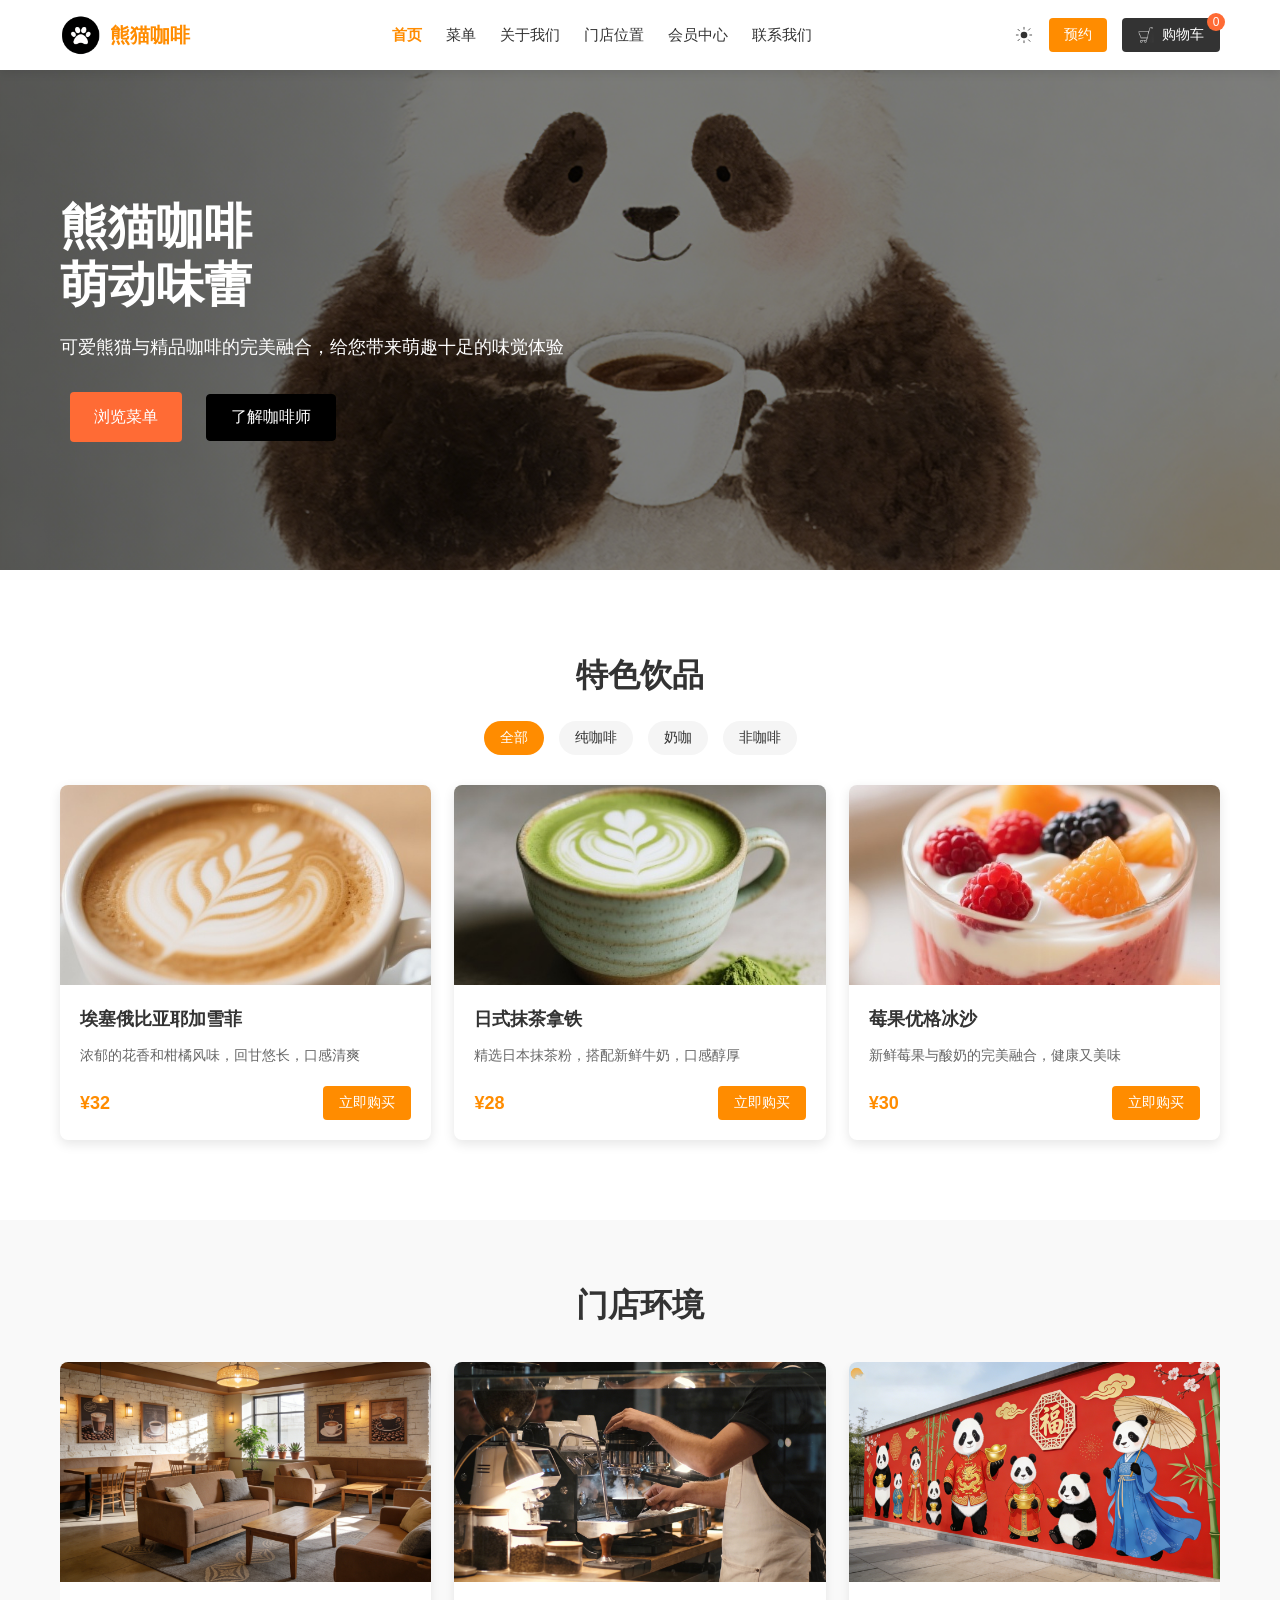
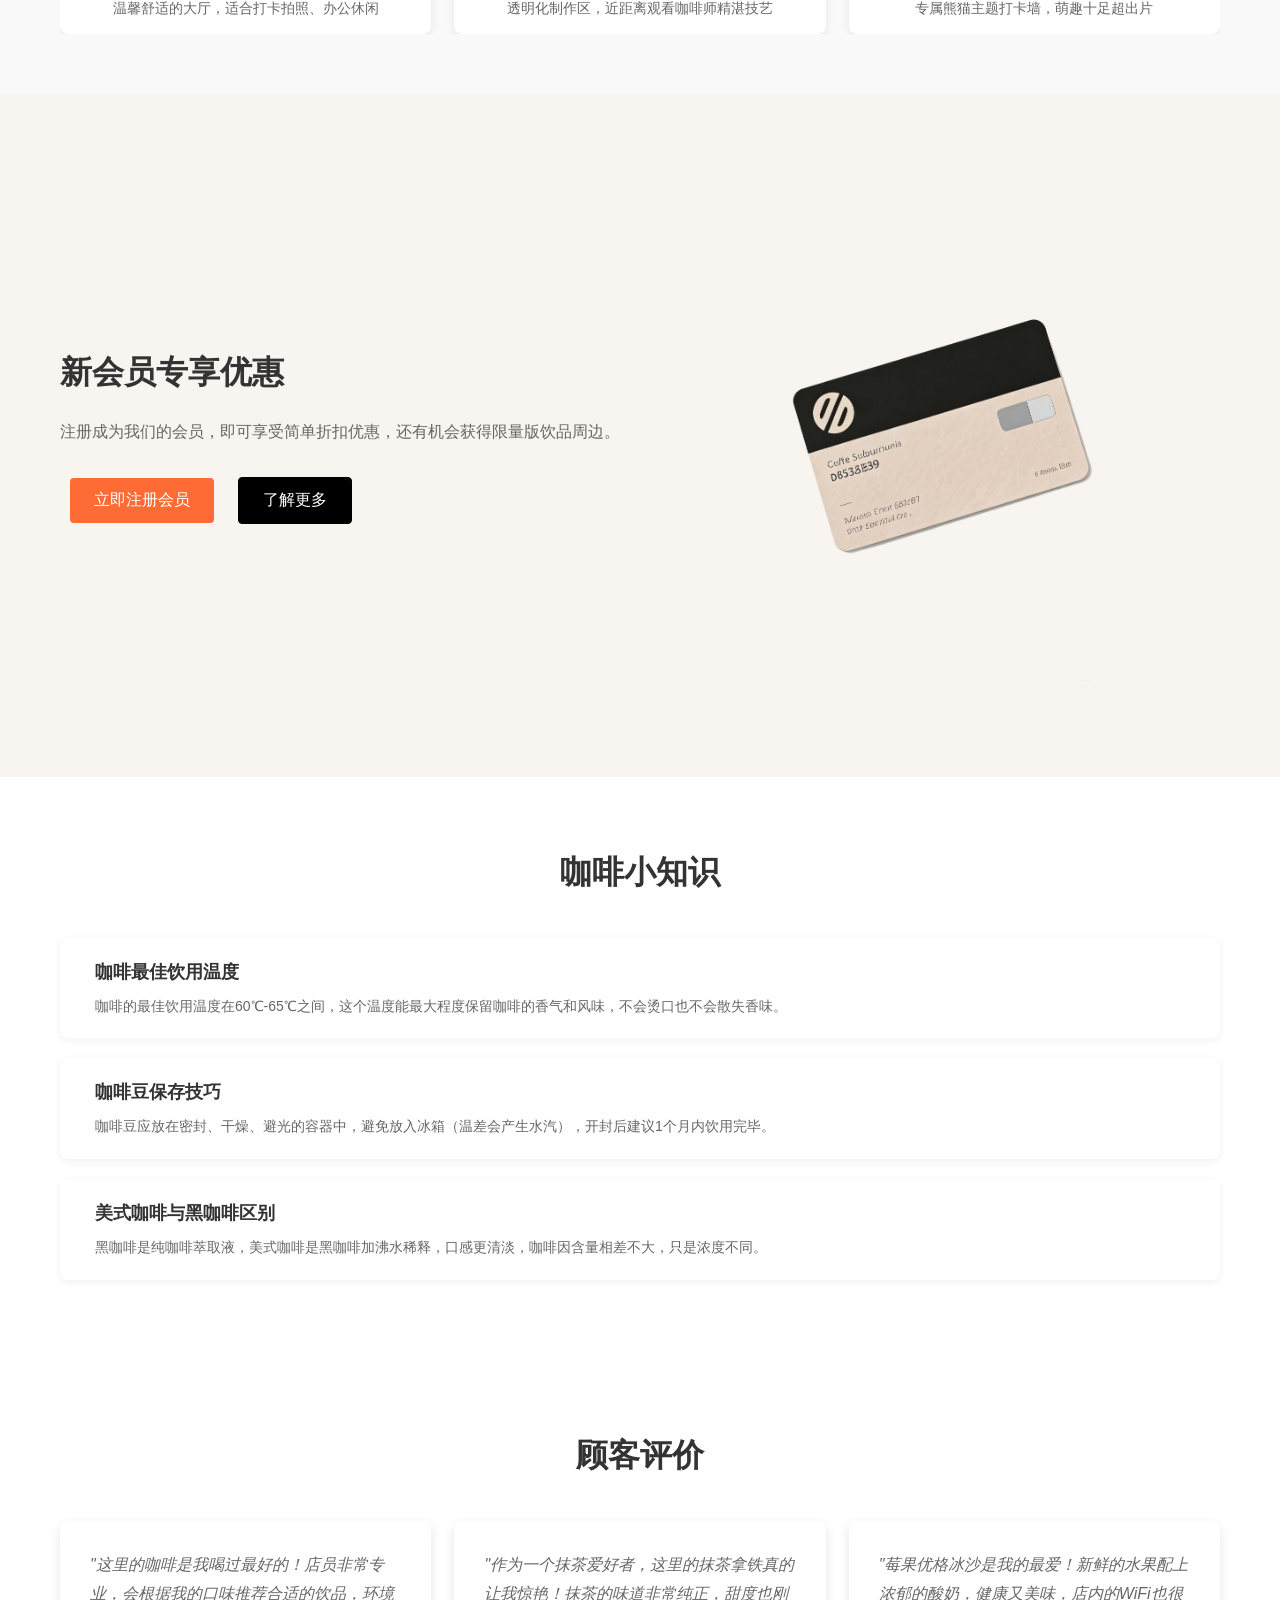
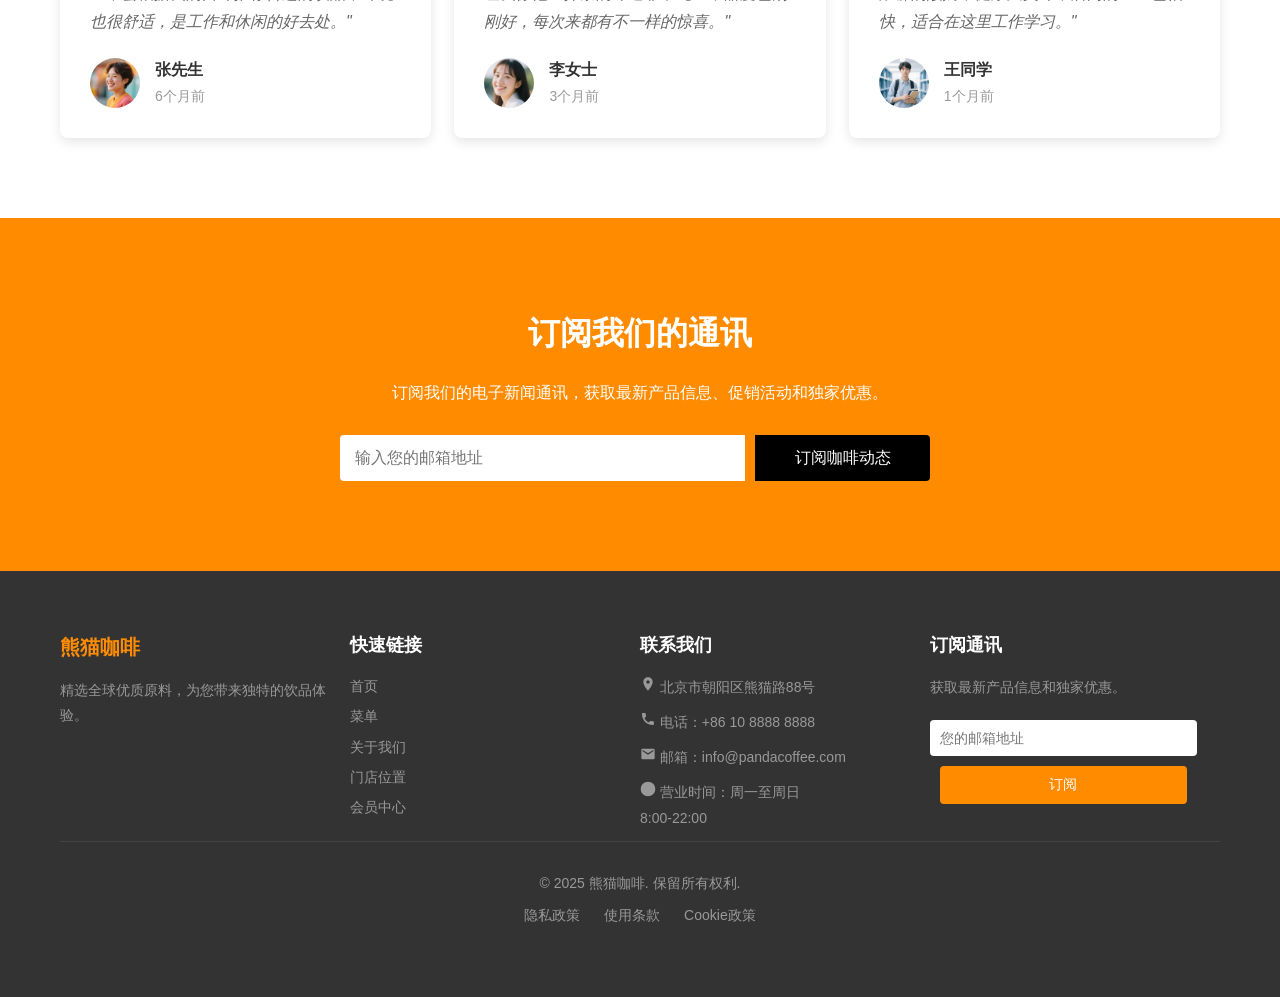
<file: index.html>
<!DOCTYPE html>
<html lang="zh-CN">
	<head>
		<meta charset="UTF-8">
		<meta name="viewport" content="width=device-width, initial-scale=1.0">
		<title>熊猫咖啡 - 萌动味蕾</title>
		<link rel="icon" type="image/x-icon" href="./image/index/logo.png">
		<link rel="stylesheet" href="https://cdn.staticfile.org/font-awesome/4.7.0/css/font-awesome.min.css">
		<link rel="stylesheet" href="./css/index.css">
	</head>
	<body>
		<!-- 导航栏 -->
		<div class="navbar-wrap">
			<div class="container navbar-inner">
				<div class="logo">
					<img src="./image/index/logo.png" alt="熊猫咖啡 logo">
					<span class="logo-text">熊猫咖啡</span>
				</div>
				<div class="nav-links-wrap">
					<a href="/" class="active">首页</a>
					<a href="menu.html">菜单</a>
					<a href="about.html">关于我们</a>
					<a href="locate.html">门店位置</a>
					<a href="vip.html">会员中心</a>
					<a href="contact.html">联系我们</a>
				</div>
				<div class="nav-actions-wrap">
					<button class="theme-toggle" id="themeToggle" aria-label="切换主题">
						<svg class="icon-sun" viewBox="0 0 24 24" fill="currentColor" width="20" height="20">
							<circle cx="12" cy="12" r="4" />
							<g stroke="currentColor" stroke-width="1" stroke-linecap="round">
								<line x1="12" y1="2.8" x2="12" y2="5" />
								<line x1="12" y1="19" x2="12" y2="21.2" />
								<line x1="2.8" y1="12" x2="5" y2="12" />
								<line x1="19" y1="12" x2="21.2" y2="12" />
								<line x1="4.8" y1="5.2" x2="6.6" y2="7" />
								<line x1="17.4" y1="17.8" x2="19.2" y2="19.6" />
								<line x1="4.8" y1="18.8" x2="6.6" y2="17" />
								<line x1="17.4" y1="6.2" x2="19.2" y2="4.4" />
							</g>
						</svg>
						<svg class="icon-moon" viewBox="0 0 24 24" fill="currentColor" width="20" height="20">
							<path d="M21 12.79A9 9 0 1111.21 3 7 7 0 0021 12.79z" />
						</svg>
					</button>
					<button class="order-btn">预约</button>
					<button class="cart-btn" aria-label="购物车" id="cartBtn">
						<img src="./image/index/buy.png" alt="购物车" class="cart-icon">
						<span class="cart-text">购物车</span>
						<span class="cart-count">0</span>
					</button>
				</div>
			</div>
		</div>

		<!-- 首屏展示 -->
		<div class="hero-wrap">
			<div class="container">
				<h1>熊猫咖啡<br>萌动味蕾</h1>
				<p>可爱熊猫与精品咖啡的完美融合，给您带来萌趣十足的味觉体验</p>
				<div class="hero-btns">
					<a href="menu.html" class="btn primary-btn">浏览菜单</a>
					<button class="btn secondary-btn">了解咖啡师</button>
				</div>
			</div>
		</div>

		<!-- 特色饮品 -->
		<div class="special-drinks-wrap">
			<div class="container">
				<h2>特色饮品</h2>
				<!-- 新增：饮品分类筛选 -->
				<div class="drink-filter">
					<button class="filter-btn active" data-type="all">全部</button>
					<button class="filter-btn" data-type="coffee">纯咖啡</button>
					<button class="filter-btn" data-type="milk">奶咖</button>
					<button class="filter-btn" data-type="non-coffee">非咖啡</button>
				</div>
				<div class="drinks-grid">
					<div class="drink-card" data-type="coffee">
						<img src="./image/index/coffee.png" alt="埃塞俄比亚耶加雪菲">
						<h3>埃塞俄比亚耶加雪菲</h3>
						<p>浓郁的花香和柑橘风味，回甘悠长，口感清爽</p>
						<div class="drink-footer">
							<div class="price">¥32</div>
							<button class="buy-btn add-to-cart">立即购买</button>
						</div>
					</div>
					<div class="drink-card" data-type="milk">
						<img src="./image/index/mocha.png" alt="日式抹茶拿铁">
						<h3>日式抹茶拿铁</h3>
						<p>精选日本抹茶粉，搭配新鲜牛奶，口感醇厚</p>
						<div class="drink-footer">
							<div class="price">¥28</div>
							<button class="buy-btn add-to-cart">立即购买</button>
						</div>
					</div>
					<div class="drink-card" data-type="non-coffee">
						<img src="./image/index/juice.png" alt="莓果优格冰沙">
						<h3>莓果优格冰沙</h3>
						<p>新鲜莓果与酸奶的完美融合，健康又美味</p>
						<div class="drink-footer">
							<div class="price">¥30</div>
							<button class="buy-btn add-to-cart">立即购买</button>
						</div>
					</div>
				</div>
			</div>
		</div>

		<!-- 新增：门店环境展示 -->
		<div class="shop-env-wrap">
			<div class="container">
				<h2>门店环境</h2>
				<div class="env-slider">
					<div class="env-item">
						<img src="./image/index/mendian.png" alt="门店大厅">
						<p>温馨舒适的大厅，适合打卡拍照、办公休闲</p>
					</div>
					<div class="env-item">
						<img src="./image/index/kafei.png" alt="咖啡制作区">
						<p>透明化制作区，近距离观看咖啡师精湛技艺</p>
					</div>
					<div class="env-item">
						<img src="./image/index/panda.png" alt="熊猫主题打卡区">
						<p>专属熊猫主题打卡墙，萌趣十足超出片</p>
					</div>
				</div>
			</div>
		</div>

		<!-- 会员优惠 -->
		<div class="membership-wrap">
			<div class="container membership-inner">
				<div class="membership-content">
					<h2>新会员专享优惠</h2>
					<p>注册成为我们的会员，即可享受简单折扣优惠，还有机会获得限量版饮品周边。</p>
					<div class="membership-btns">
						<button class="btn primary-btn">立即注册会员</button>
						<button class="btn secondary-btn">了解更多</button>
					</div>
				</div>
				<div class="membership-img">
					<img src="./image/index/card.png" alt="会员卡">
				</div>
			</div>
		</div>

		<!-- 新增：咖啡小知识 -->
		<div class="coffee-knowledge-wrap">
			<div class="container">
				<h2>咖啡小知识</h2>
				<div class="knowledge-list">
					<div class="knowledge-item">
						<i class="fa fa-coffee" aria-hidden="true"></i>
						<div class="knowledge-text">
							<h3>咖啡最佳饮用温度</h3>
							<p>咖啡的最佳饮用温度在60℃-65℃之间，这个温度能最大程度保留咖啡的香气和风味，不会烫口也不会散失香味。</p>
						</div>
					</div>
					<div class="knowledge-item">
						<i class="fa fa-leaf" aria-hidden="true"></i>
						<div class="knowledge-text">
							<h3>咖啡豆保存技巧</h3>
							<p>咖啡豆应放在密封、干燥、避光的容器中，避免放入冰箱（温差会产生水汽），开封后建议1个月内饮用完毕。</p>
						</div>
					</div>
					<div class="knowledge-item">
						<i class="fa fa-clock-o" aria-hidden="true"></i>
						<div class="knowledge-text">
							<h3>美式咖啡与黑咖啡区别</h3>
							<p>黑咖啡是纯咖啡萃取液，美式咖啡是黑咖啡加沸水稀释，口感更清淡，咖啡因含量相差不大，只是浓度不同。</p>
						</div>
					</div>
				</div>
			</div>
		</div>

		<!-- 顾客评价 -->
		<div class="reviews-wrap">
			<div class="container">
				<h2>顾客评价</h2>
				<div class="reviews-grid">
					<div class="review-card">
						<p>"这里的咖啡是我喝过最好的！店员非常专业，会根据我的口味推荐合适的饮品，环境也很舒适，是工作和休闲的好去处。"</p>
						<div class="reviewer">
							<img src="./image/index/user01.png" alt="张先生">
							<div>
								<span class="name">张先生</span>
								<span class="date">6个月前</span>
							</div>
						</div>
					</div>
					<div class="review-card">
						<p>"作为一个抹茶爱好者，这里的抹茶拿铁真的让我惊艳！抹茶的味道非常纯正，甜度也刚刚好，每次来都有不一样的惊喜。"</p>
						<div class="reviewer">
							<img src="./image/index/user02.png" alt="李女士">
							<div>
								<span class="name">李女士</span>
								<span class="date">3个月前</span>
							</div>
						</div>
					</div>
					<div class="review-card">
						<p>"莓果优格冰沙是我的最爱！新鲜的水果配上浓郁的酸奶，健康又美味，店内的WiFi也很快，适合在这里工作学习。"</p>
						<div class="reviewer">
							<img src="./image/index/user03.png" alt="王同学">
							<div>
								<span class="name">王同学</span>
								<span class="date">1个月前</span>
							</div>
						</div>
					</div>
				</div>
			</div>
		</div>

		<!-- 订阅通讯 -->
		<div class="subscribe-wrap">
			<div class="container">
				<h2>订阅我们的通讯</h2>
				<p>订阅我们的电子新闻通讯，获取最新产品信息、促销活动和独家优惠。</p>
				<form class="subscribe-form" id="subscribeForm">
					<input type="email" placeholder="输入您的邮箱地址" required>
					<button type="submit" class="btn primary-btn">订阅咖啡动态</button>
				</form>
			</div>
		</div>

		<!-- 页脚 -->
		<div class="footer-wrap">
			<div class="container footer-inner">
				<div class="link-group">
					<div class="footer-logo">熊猫咖啡</div>
					<p>精选全球优质原料，为您带来独特的饮品体验。</p>
				</div>
				<div class="link-group">
					<h3>快速链接</h3>
					<a href="/">首页</a>
					<a href="menu.html">菜单</a>
					<a href="about.html">关于我们</a>
					<a href="locate.html">门店位置</a>
					<a href="vip.html">会员中心</a>
				</div>
				<div class="link-group">
					<h3>联系我们</h3>
					<p>
						<svg class="icon-map" viewBox="0 0 24 24" width="16" height="16" xmlns="http://www.w3.org/2000/svg">
							<path d="M12 2C8.13 2 5 5.13 5 9c0 5.25 7 13 7 13s7-7.75 7-13c0-3.87-3.13-7-7-7zm0 9.5c-1.38 0-2.5-1.12-2.5-2.5S10.62 6.5 12 6.5s2.5 1.12 2.5 2.5S13.38 11.5 12 11.5z" fill="currentColor" />
						</svg>
						北京市朝阳区熊猫路88号
					</p>
					<p>
						<svg class="icon-phone" viewBox="0 0 24 24" width="16" height="16" xmlns="http://www.w3.org/2000/svg">
							<path d="M6.62 10.79a15.05 15.05 0 006.59 6.59l2.2-2.2a1 1 0 01.99-.24c1.08.35 2.25.54 3.45.54a1 1 0 011 1V20a1 1 0 01-1 1C10.07 21 3 13.93 3 4a1 1 0 011-1h3.5a1 1 0 011 1c0 1.2.19 2.37.54 3.45a1 1 0 01-.24.99l-2.18 2.35z" fill="currentColor" />
						</svg>
						电话：+86 10 8888 8888
					</p>
					<p>
						<svg class="icon-envelope" viewBox="0 0 24 24" width="16" height="16" xmlns="http://www.w3.org/2000/svg">
							<path d="M20 4H4a2 2 0 00-2 2v12a2 2 0 002 2h16a2 2 0 002-2V6a2 2 0 00-2-2zm0 4l-8 5-8-5V6l8 5 8-5v2z" fill="currentColor" />
						</svg>
						邮箱：info@pandacoffee.com
					</p>
					<p>
						<svg class="icon-clock" viewBox="0 0 24 24" width="16" height="16" xmlns="http://www.w3.org/2000/svg">
							<path d="M12 1a11 11 0 1011 11A11 11 0 0012 1zm1 12.59V7a1 1 0 00-2 0v6a1 1 0 00.47.84l3.5 2.25a1 1 0 001.06-1.66z" fill="currentColor" />
						</svg>
						营业时间：周一至周日<br>8:00-22:00
					</p>
				</div>
				<div class="link-group">
					<h3>订阅通讯</h3>
					<form class="footer-subscribe" id="footerSubscribeForm">
						<p>获取最新产品信息和独家优惠。</p>
						<input type="email" placeholder="您的邮箱地址" required>
						<button type="submit" class="btn primary-btn">订阅</button>
					</form>
				</div>
				<div class="copyright">
					<p>&copy; 2025 熊猫咖啡. 保留所有权利.</p>
					<div class="footer-bottom-links">
						<a href="#">隐私政策</a>
						<a href="#">使用条款</a>
						<a href="#">Cookie政策</a>
					</div>
				</div>
			</div>
		</div>

		<!-- 购物车侧边栏 -->
		<div class="cart-overlay" id="cart-overlay"></div>
		<div class="cart-sidebar" id="cart-sidebar">
			<div class="cart-header">
				<h3>购物车</h3>
				<button class="close-cart" id="closeCart">×</button>
			</div>
			<div class="cart-items" id="cartItems">
				<p class="empty-cart">您的购物车是空的</p>
			</div>
			<div class="cart-footer">
				<div class="total">
					<span>总计：</span>
					<span class="total-price" id="totalPrice">¥0.00</span>
				</div>
				<button class="checkout-btn" id="checkoutBtn">去结算</button>
			</div>
		</div>

		<script src="./js/index.js"></script>
	</body>
</html>
</file>
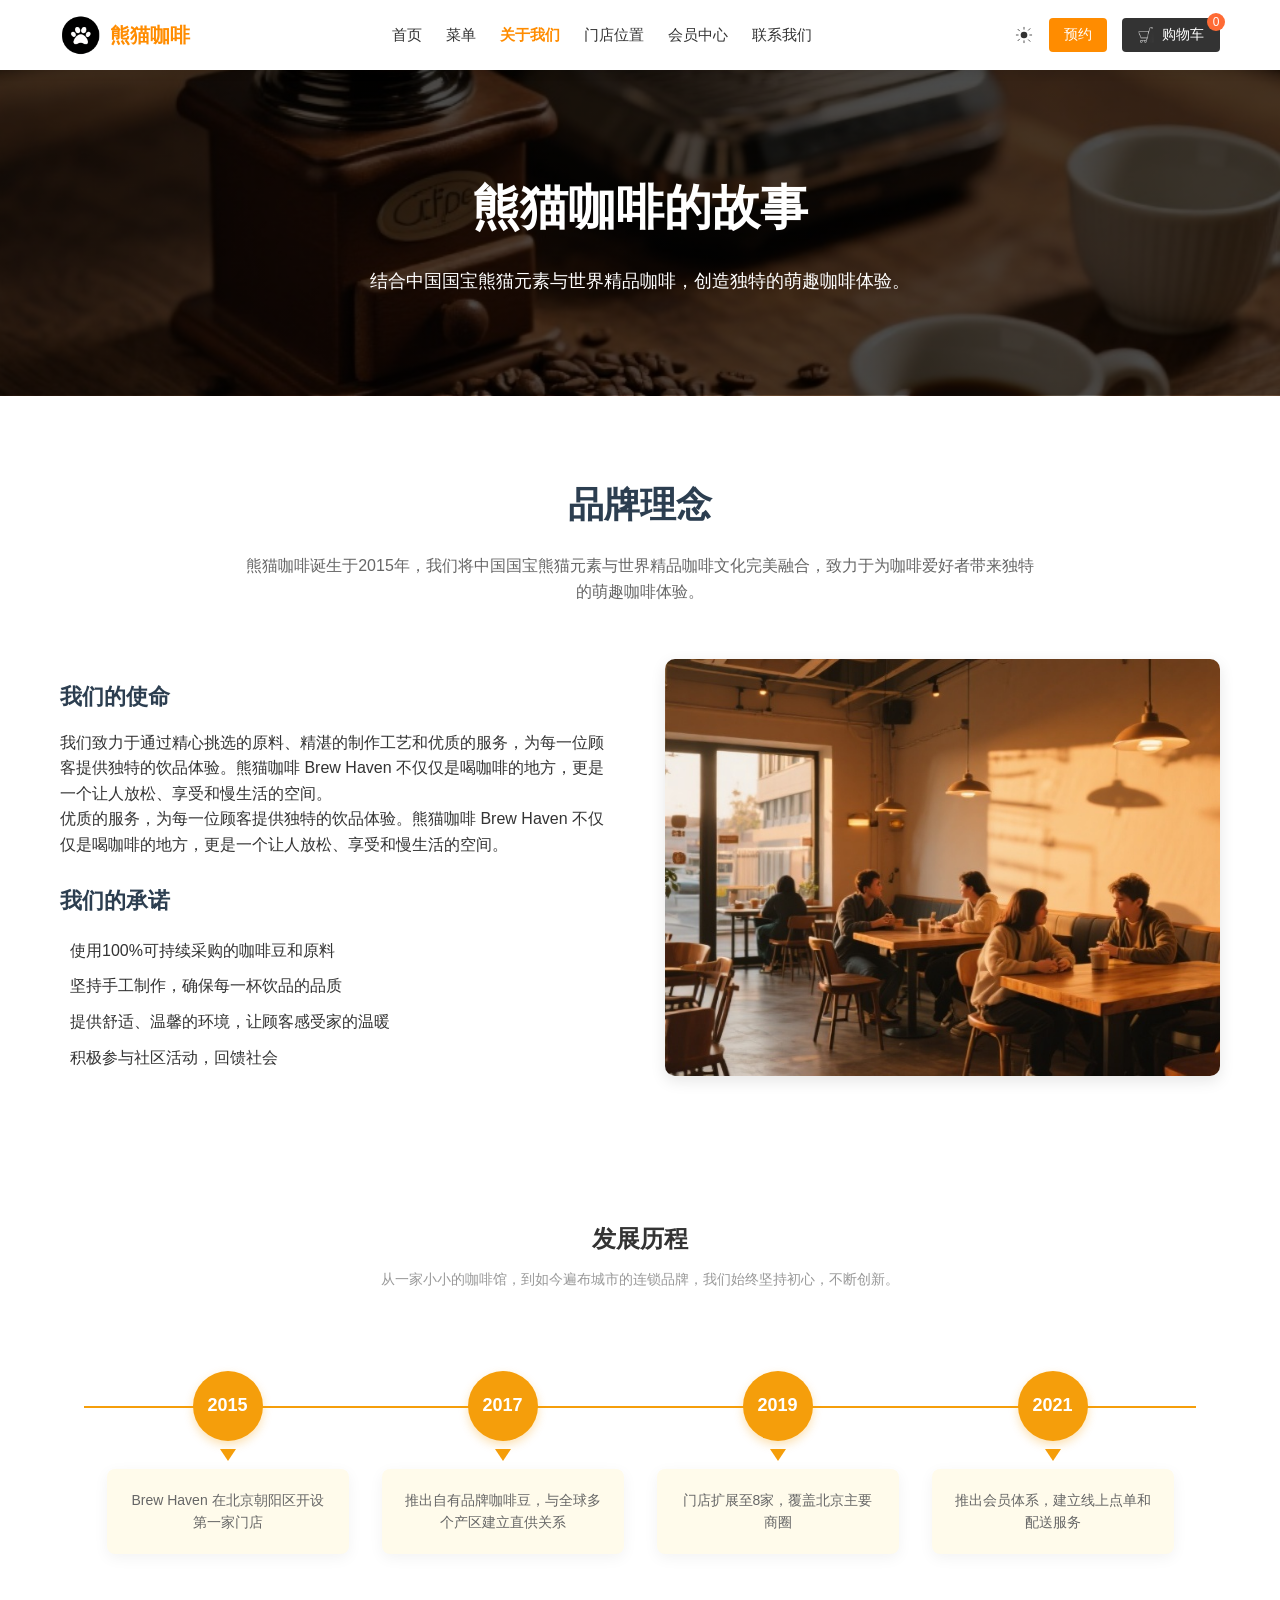
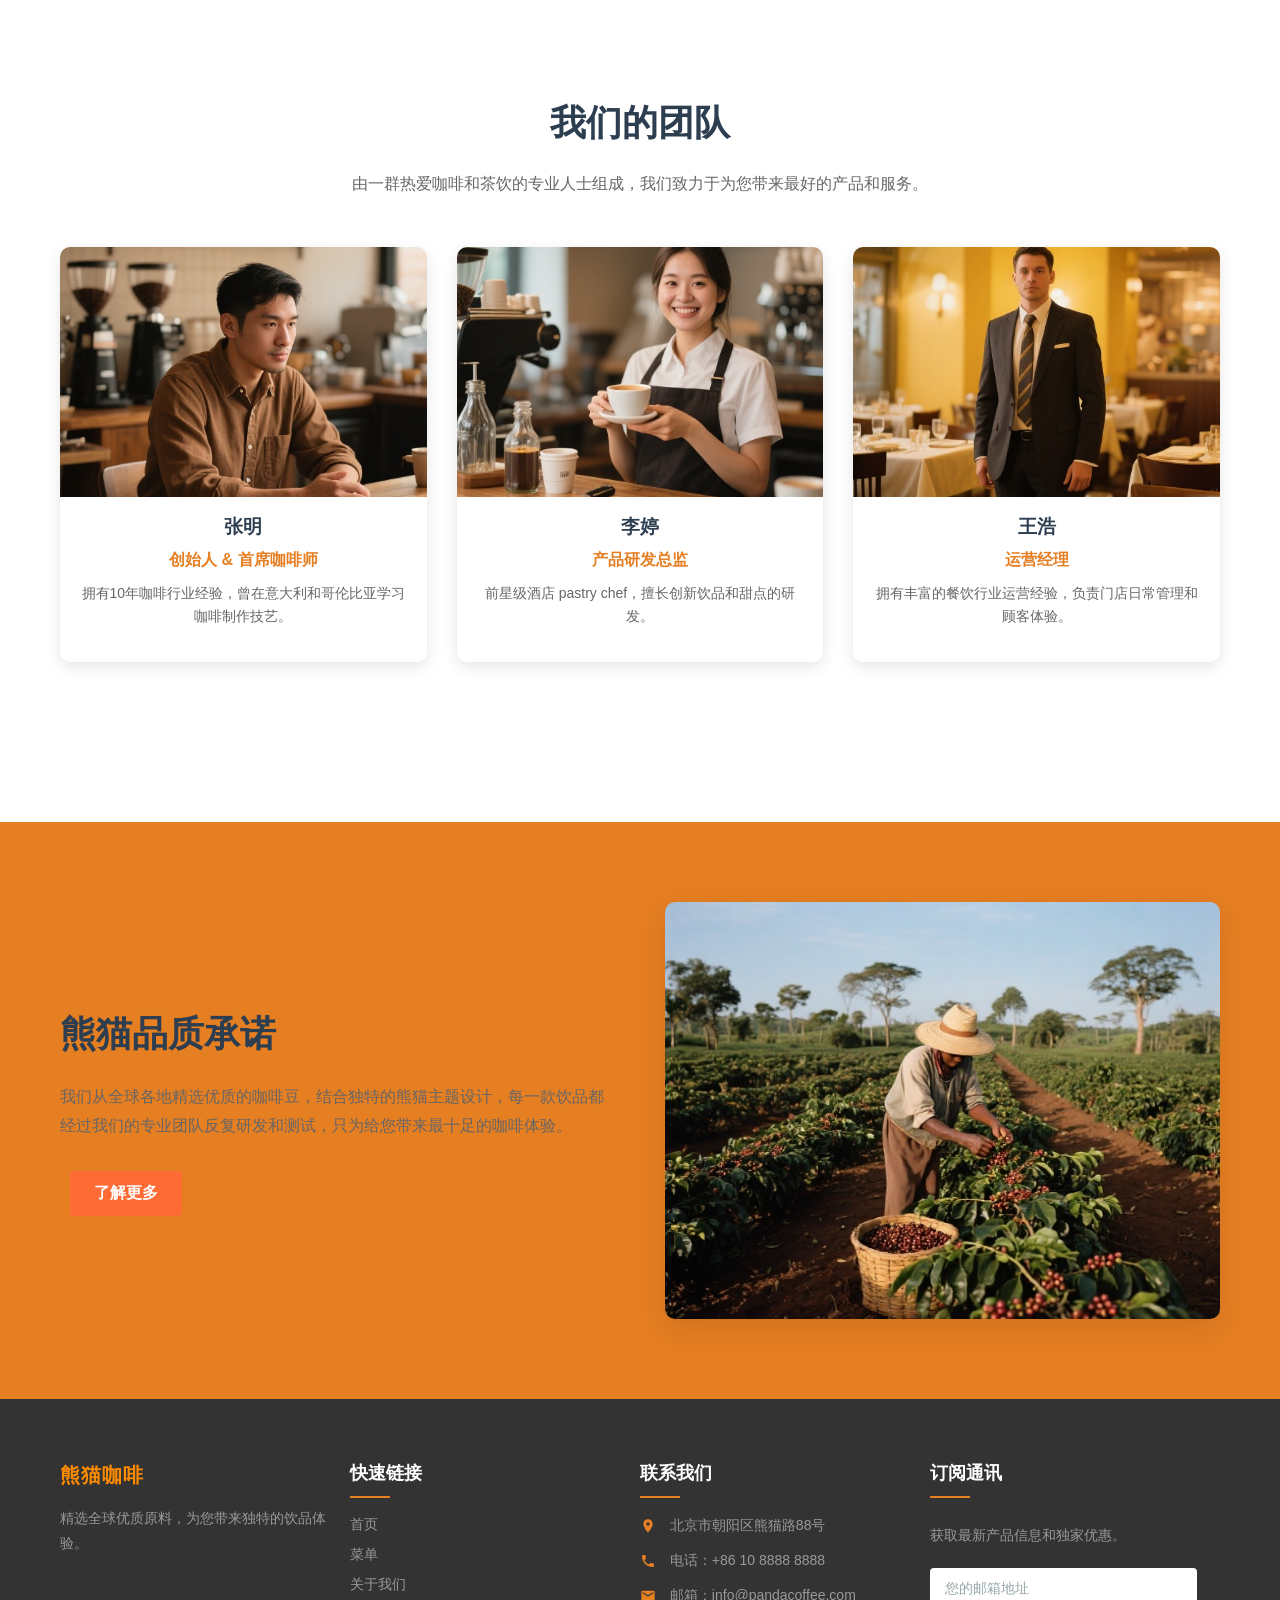
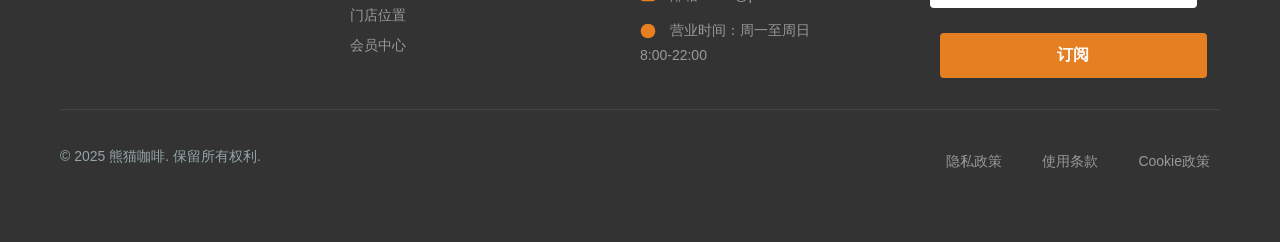
<file: about.html>
<!DOCTYPE html>
<html lang="zh-CN">
	<head>
		<meta charset="UTF-8">
		<meta name="viewport" content="width=device-width, initial-scale=1.0">
		<title>熊猫咖啡 - 关于我们</title>
		<!-- 国内CDN字体图标 -->
		<link rel="stylesheet" href="https://cdn.staticfile.org/font-awesome/4.7.0/css/font-awesome.min.css">
		<link rel="icon" type="image/x-icon" href="./image/index/logo.png">
		<!-- 引入外部样式文件 -->
		<link rel="stylesheet" href="css/about.css">
		<link rel="stylesheet" href="css/index.css">
	</head>
	<body>
		<!-- 导航栏 -->
		<div class="navbar-wrap">
			<div class="container navbar-inner">
				<div class="logo">
					<img src="./image/index/logo.png" alt="熊猫咖啡 logo">
					<span class="logo-text">熊猫咖啡</span>
				</div>
				<div class="nav-links-wrap">
					<a href="/">首页</a>
					<a href="menu.html">菜单</a>
					<a href="about.html" class="active">关于我们</a>
					<a href="locate.html">门店位置</a>
					<a href="vip.html">会员中心</a>
					<a href="contact.html">联系我们</a>
				</div>
				<div class="nav-actions-wrap">
					<button class="theme-toggle" id="themeToggle" aria-label="切换主题">
						<svg class="icon-sun" viewBox="0 0 24 24" fill="currentColor" width="20" height="20">
							<circle cx="12" cy="12" r="4" />
							<g stroke="currentColor" stroke-width="1" stroke-linecap="round">
								<line x1="12" y1="2.8" x2="12" y2="5" />
								<line x1="12" y1="19" x2="12" y2="21.2" />
								<line x1="2.8" y1="12" x2="5" y2="12" />
								<line x1="19" y1="12" x2="21.2" y2="12" />
								<line x1="4.8" y1="5.2" x2="6.6" y2="7" />
								<line x1="17.4" y1="17.8" x2="19.2" y2="19.6" />
								<line x1="4.8" y1="18.8" x2="6.6" y2="17" />
								<line x1="17.4" y1="6.2" x2="19.2" y2="4.4" />
							</g>
						</svg>
						<svg class="icon-moon" viewBox="0 0 24 24" fill="currentColor" width="20" height="20">
							<path d="M21 12.79A9 9 0 1111.21 3 7 7 0 0021 12.79z" />
						</svg>
					</button>
					<button class="order-btn">预约</button>
					<button class="cart-btn" aria-label="购物车" id="cartBtn">
						<img src="./image/index/buy.png" alt="购物车" class="cart-icon">
						<span class="cart-text">购物车</span>
						<span class="cart-count">0</span>
					</button>
				</div>
			</div>
		</div>

		<!-- 关于我们 -->
		<div class="hero about-hero">
			<div class="container">
				<h1>熊猫咖啡的故事</h1>
				<p>结合中国国宝熊猫元素与世界精品咖啡，创造独特的萌趣咖啡体验。</p>
			</div>
		</div>

		<!-- 品牌理念 -->
		<div class="brand-idea section-padding">
			<div class="container">
				<h2>品牌理念</h2>
				<p class="section-desc">熊猫咖啡诞生于2015年，我们将中国国宝熊猫元素与世界精品咖啡文化完美融合，致力于为咖啡爱好者带来独特的萌趣咖啡体验。</p>

				<div class="idea-content">
					<div class="idea-text">
						<h3>我们的使命</h3>
						<p>我们致力于通过精心挑选的原料、精湛的制作工艺和优质的服务，为每一位顾客提供独特的饮品体验。熊猫咖啡 Brew Haven 不仅仅是喝咖啡的地方，更是一个让人放松、享受和慢生活的空间。
						</p>
						<p>优质的服务，为每一位顾客提供独特的饮品体验。熊猫咖啡 Brew Haven 不仅仅是喝咖啡的地方，更是一个让人放松、享受和慢生活的空间。</p>

						<h3>我们的承诺</h3>
						<ul class="promise-list">
							<li><i class="fa fa-check-circle"></i> 使用100%可持续采购的咖啡豆和原料</li>
							<li><i class="fa fa-check-circle"></i> 坚持手工制作，确保每一杯饮品的品质</li>
							<li><i class="fa fa-check-circle"></i> 提供舒适、温馨的环境，让顾客感受家的温暖</li>
							<li><i class="fa fa-check-circle"></i> 积极参与社区活动，回馈社会</li>
						</ul>
					</div>
					<div class="idea-img">
						<img src="./image/about/coffee.png" alt="咖啡门店环境">
					</div>
				</div>
			</div>
		</div>

<!-- 发展历程（保留你的原始结构 + 横向布局微调） -->
<div class="development">
	<div class="container">
	  <h2 class="section-title">发展历程</h2>
	  <p class="section-desc">
		从一家小小的咖啡馆，到如今遍布城市的连锁品牌，我们始终坚持初心，不断创新。
	  </p>
  
	  <div class="timeline">
		<!-- 时间轴水平线 -->
		<div class="timeline-line"></div>
		
		<div class="timeline-items">
		  <!-- 保留你的原始结构：年份 + 三角形箭头 + 内容 -->
		  <div class="timeline-item">
			<div class="timeline-year">2015</div>
			<div class="timeline-arrow"></div>
			<div class="timeline-content">
			  <p>Brew Haven 在北京朝阳区开设第一家门店</p>
			</div>
		  </div>
		  <div class="timeline-item">
			<div class="timeline-year">2017</div>
			<div class="timeline-arrow"></div>
			<div class="timeline-content">
			  <p>推出自有品牌咖啡豆，与全球多个产区建立直供关系</p>
			</div>
		  </div>
		  <div class="timeline-item">
			<div class="timeline-year">2019</div>
			<div class="timeline-arrow"></div>
			<div class="timeline-content">
			  <p>门店扩展至8家，覆盖北京主要商圈</p>
			</div>
		  </div>
		  <div class="timeline-item">
			<div class="timeline-year">2021</div>
			<div class="timeline-arrow"></div>
			<div class="timeline-content">
			  <p>推出会员体系，建立线上点单和配送服务</p>
			</div>
		  </div>
		</div>
	  </div>
	</div>
  </div>

		<!-- 我们的团队 -->
		<div class="team section-padding">
			<div class="container">
				<h2>我们的团队</h2>
				<p class="section-desc">由一群热爱咖啡和茶饮的专业人士组成，我们致力于为您带来最好的产品和服务。</p>

				<div class="team-cards">
					<div class="team-card">
						<div class="team-card-img-container">
							<img src="./image/about/zhangmin.png" alt="张明">
						</div>
						<h3>张明</h3>
						<p class="team-role">创始人 & 首席咖啡师</p>
						<p class="team-desc">拥有10年咖啡行业经验，曾在意大利和哥伦比亚学习咖啡制作技艺。</p>
						<div class="team-social">
							<a href="#"><i class="fa fa-weibo"></i></a>
							<a href="#"><i class="fa fa-wechat"></i></a>
						</div>
					</div>

					<div class="team-card">
						<div class="team-card-img-container">
							<img src="./image/about/liting.png" alt="李婷">
						</div>
						<h3>李婷</h3>
						<p class="team-role">产品研发总监</p>
						<p class="team-desc">前星级酒店 pastry chef，擅长创新饮品和甜点的研发。</p>
						<div class="team-social">
							<a href="#"><i class="fa fa-weibo"></i></a>
							<a href="#"><i class="fa fa-wechat"></i></a>
						</div>
					</div>

					<div class="team-card">
						<div class="team-card-img-container">
							<img src="./image/about/wanghao.png" alt="王浩">
						</div>
						<h3>王浩</h3>
						<p class="team-role">运营经理</p>
						<p class="team-desc">拥有丰富的餐饮行业运营经验，负责门店日常管理和顾客体验。</p>
						<div class="team-social">
							<a href="#"><i class="fa fa-weibo"></i></a>
							<a href="#"><i class="fa fa-wechat"></i></a>
						</div>
					</div>
				</div>
			</div>
		</div>

		<!-- 品质承诺 -->
		<div class="quality-promise">
			<div class="container promise-container">
				<div class="promise-text">
					<h2>熊猫品质承诺</h2>
					<p>我们从全球各地精选优质的咖啡豆，结合独特的熊猫主题设计，每一款饮品都经过我们的专业团队反复研发和测试，只为给您带来最十足的咖啡体验。</p>
					<button class="btn primary-btn promise-btn">了解更多</button>
				</div>
				<div class="promise-img">
					<img src="./image/about/pinzhi.png" alt="咖啡豆产区">
				</div>
			</div>
		</div>

		<!-- 页脚 -->
		<div class="footer-wrap">
			<div class="container footer-inner">
				<div class="link-group">
					<div class="footer-logo">熊猫咖啡</div>
					<p>精选全球优质原料，为您带来独特的饮品体验。</p>
				</div>
				<div class="link-group">
					<h3>快速链接</h3>
					<a href="/">首页</a>
					<a href="menu.html">菜单</a>
					<a href="about.html">关于我们</a>
					<a href="locate.html">门店位置</a>
					<a href="vip.html">会员中心</a>
				</div>
				<div class="link-group">
					<h3>联系我们</h3>
					<p>
						<svg class="icon-map" viewBox="0 0 24 24" width="16" height="16"
							xmlns="http://www.w3.org/2000/svg">
							<path
								d="M12 2C8.13 2 5 5.13 5 9c0 5.25 7 13 7 13s7-7.75 7-13c0-3.87-3.13-7-7-7zm0 9.5c-1.38 0-2.5-1.12-2.5-2.5S10.62 6.5 12 6.5s2.5 1.12 2.5 2.5S13.38 11.5 12 11.5z"
								fill="currentColor" />
						</svg>
						北京市朝阳区熊猫路88号
					</p>
					<p>
						<svg class="icon-phone" viewBox="0 0 24 24" width="16" height="16"
							xmlns="http://www.w3.org/2000/svg">
							<path
								d="M6.62 10.79a15.05 15.05 0 006.59 6.59l2.2-2.2a1 1 0 01.99-.24c1.08.35 2.25.54 3.45.54a1 1 0 011 1V20a1 1 0 01-1 1C10.07 21 3 13.93 3 4a1 1 0 011-1h3.5a1 1 0 011 1c0 1.2.19 2.37.54 3.45a1 1 0 01-.24.99l-2.18 2.35z"
								fill="currentColor" />
						</svg>
						电话：+86 10 8888 8888
					</p>
					<p>
						<svg class="icon-envelope" viewBox="0 0 24 24" width="16" height="16"
							xmlns="http://www.w3.org/2000/svg">
							<path
								d="M20 4H4a2 2 0 00-2 2v12a2 2 0 002 2h16a2 2 0 002-2V6a2 2 0 00-2-2zm0 4l-8 5-8-5V6l8 5 8-5v2z"
								fill="currentColor" />
						</svg>
						邮箱：info@pandacoffee.com
					</p>
					<p>
						<svg class="icon-clock" viewBox="0 0 24 24" width="16" height="16"
							xmlns="http://www.w3.org/2000/svg">
							<path
								d="M12 1a11 11 0 1011 11A11 11 0 0012 1zm1 12.59V7a1 1 0 00-2 0v6a1 1 0 00.47.84l3.5 2.25a1 1 0 001.06-1.66z"
								fill="currentColor" />
						</svg>
						营业时间：周一至周日<br>8:00-22:00
					</p>
				</div>
				<div class="link-group">
					<h3>订阅通讯</h3>
					<form class="footer-subscribe" id="footerSubscribeForm">
						<p>获取最新产品信息和独家优惠。</p>
						<input type="email" placeholder="您的邮箱地址" required>
						<button type="submit" class="btn primary-btn">订阅</button>
					</form>
				</div>
				<div class="copyright">
					<p>&copy; 2025 熊猫咖啡. 保留所有权利.</p>
					<div class="footer-bottom-links">
						<a href="#">隐私政策</a>
						<a href="#">使用条款</a>
						<a href="#">Cookie政策</a>
					</div>
				</div>
			</div>
		</div>

		<!-- 购物车侧边栏 -->
		<div id="cart-sidebar" class="cart-sidebar">
			<div class="cart-header">
				<h3>购物车</h3>
				<button class="close-cart" aria-label="关闭购物车">&times;</button>
			</div>
			<div class="cart-items">
				<p class="empty-cart">您的购物车是空的</p>
			</div>
			<div class="cart-footer">
				<div class="cart-total">
					<span>总计：</span>
					<span class="total-price">¥0.00</span>
				</div>
				<button class="checkout-btn">结算</button>
			</div>
		</div>
		<div id="cart-overlay" class="cart-overlay"></div>

		<!-- 引入脚本文件 -->
		<script src="js/index.js"></script>
		<script src="js/about.js"></script>
	</body>
</html>
</file>
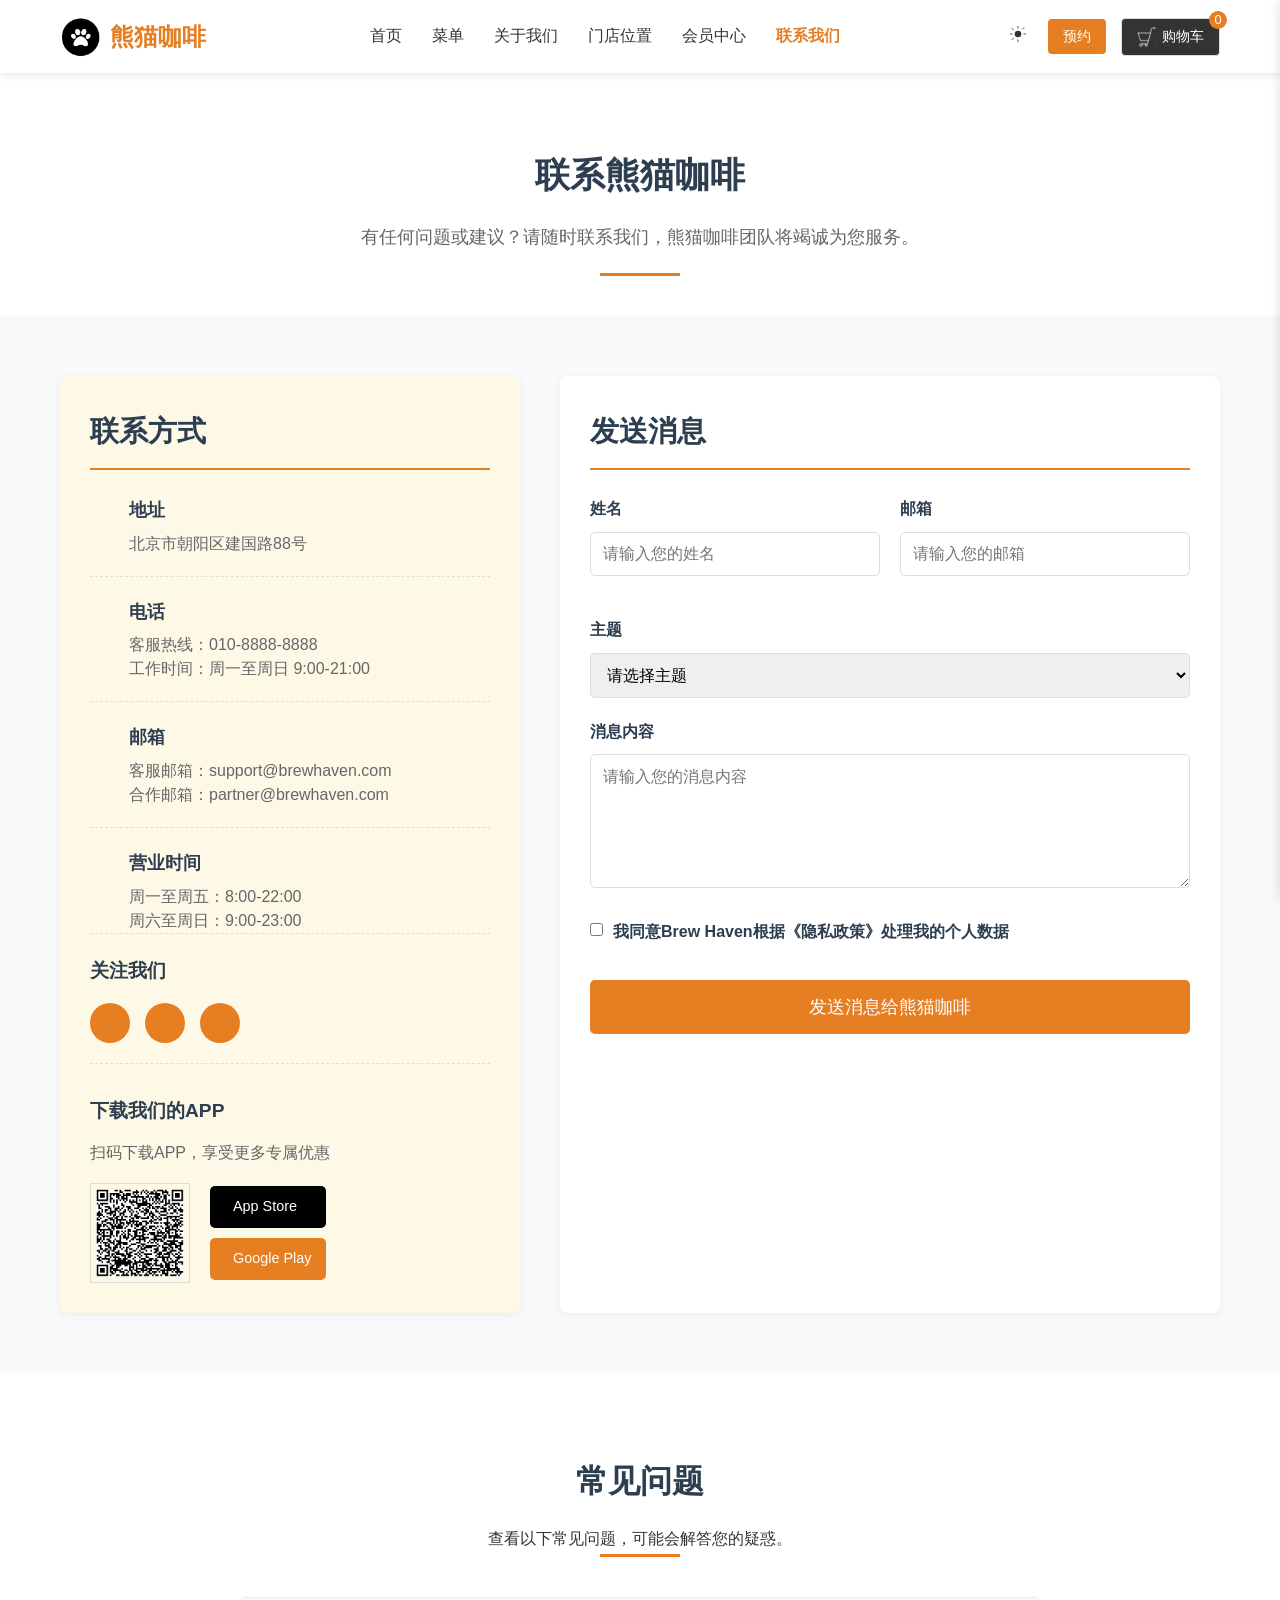
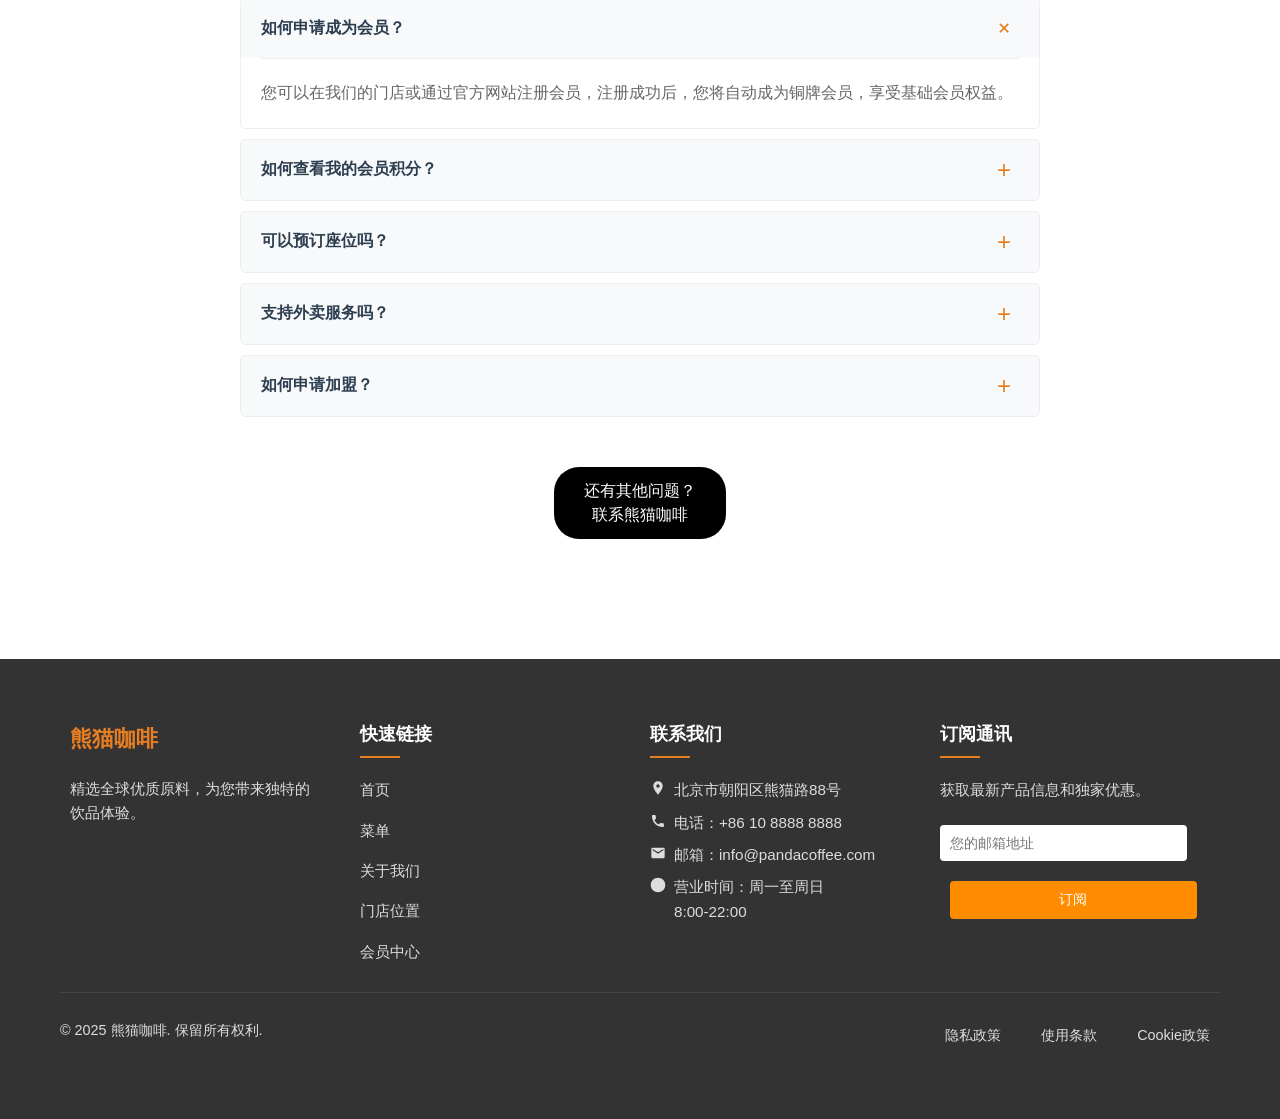
<file: contact.html>
<!DOCTYPE html>
<html lang="zh-CN">
	<head>
		<meta charset="UTF-8">
		<meta name="viewport" content="width=device-width, initial-scale=1.0">
		<title>熊猫咖啡 - 联系我们</title>
		<link rel="stylesheet" href="https://cdn.staticfile.org/font-awesome/4.7.0/css/font-awesome.min.css">
		<link rel="icon" type="image/x-icon" href="./image/index/logo.png">
		<link rel="stylesheet" href="css/index.css">
		<link rel="stylesheet" href="css/contact.css">
	</head>
	<body>
		<!-- 导航栏 -->
		<div class="navbar-wrap">
			<div class="container navbar-inner">
				<div class="logo">
					<img src="./image/index/logo.png" alt="熊猫咖啡 logo">
					<span class="logo-text">熊猫咖啡</span>
				</div>
				<div class="nav-links-wrap">
					<a href="/">首页</a>
					<a href="menu.html">菜单</a>
					<a href="about.html">关于我们</a>
					<a href="locate.html">门店位置</a>
					<a href="vip.html">会员中心</a>
					<a href="contact.html" class="active">联系我们</a>
				</div>
				<div class="nav-actions-wrap">
					<button class="theme-toggle" id="themeToggle" aria-label="切换主题">
						<svg class="icon-sun" viewBox="0 0 24 24" fill="currentColor" width="20" height="20">
							<circle cx="12" cy="12" r="4" />
							<g stroke="currentColor" stroke-width="1" stroke-linecap="round">
								<line x1="12" y1="2.8" x2="12" y2="5" />
								<line x1="12" y1="19" x2="12" y2="21.2" />
								<line x1="2.8" y1="12" x2="5" y2="12" />
								<line x1="19" y1="12" x2="21.2" y2="12" />
								<line x1="4.8" y1="5.2" x2="6.6" y2="7" />
								<line x1="4.8" y1="18.8" x2="6.6" y2="17" />
								<line x1="17.4" y1="6.2" x2="19.2" y2="4.4" />
							</g>
						</svg>
						<svg class="icon-moon" viewBox="0 0 24 24" fill="currentColor" width="20" height="20">
							<path d="M21 12.79A9 9 0 1111.21 3 7 7 0 0021 12.79z" />
						</svg>
					</button>
					<button class="order-btn">预约</button>
					<button class="cart-btn" aria-label="购物车" id="cartBtn">
						<img src="./image/index/buy.png" alt="购物车" class="cart-icon">
						<span class="cart-text">购物车</span>
						<span class="cart-count">0</span>
					</button>
				</div>
			</div>
		</div>

		<!-- 购物车侧边栏 -->
		<div id="cart-sidebar" class="cart-sidebar">
			<div class="cart-header">
				<h3>我的购物车</h3>
				<button class="close-cart">&times;</button>
			</div>
			<div class="cart-items"></div>
			<div class="cart-footer">
				<div class="cart-total">
					<span>总计：</span>
					<span class="total-price">¥0.00</span>
				</div>
				<button class="checkout-btn">结算</button>
			</div>
		</div>
		<div id="cart-overlay" class="overlay"></div>

		<!-- 联系我们主体内容 -->
		<div class="contact-main">
			<!-- 页面标题 -->
			<div class="contact-hero">
				<div class="container">
					<h1>联系熊猫咖啡</h1>
					<p>有任何问题或建议？请随时联系我们，熊猫咖啡团队将竭诚为您服务。</p>
					<div class="title-line"></div>
				</div>
			</div>

			<!-- 联系表单与联系方式 -->
			<div class="contact-content">
				<div class="container">
					<div class="contact-wrap">
						<!-- 联系方式（行内块级布局） -->
						<div class="contact-info">
							<h2>联系方式</h2>
							<ul class="contact-list">
								<li>
									<i class="fa fa-map-marker"></i>
									<div class="info-content">
										<span class="info-title">地址</span>
										<span class="info-desc">北京市朝阳区建国路88号</span>
									</div>
								</li>
								<li>
									<i class="fa fa-phone"></i>
									<div class="info-content">
										<span class="info-title">电话</span>
										<span class="info-desc">客服热线：010-8888-8888</span>
										<span class="info-desc">工作时间：周一至周日 9:00-21:00</span>
									</div>
								</li>
								<li>
									<i class="fa fa-envelope"></i>
									<div class="info-content">
										<span class="info-title">邮箱</span>
										<span class="info-desc">客服邮箱：support@brewhaven.com</span>
										<span class="info-desc">合作邮箱：partner@brewhaven.com</span>
									</div>
								</li>
								<li>
									<i class="fa fa-clock-o"></i>
									<div class="info-content">
										<span class="info-title">营业时间</span>
										<span class="info-desc">周一至周五：8:00-22:00</span>
										<span class="info-desc">周六至周日：9:00-23:00</span>
									</div>
								</li>
							</ul>

							<!-- 关注我们 -->
							<div class="contact-social">
								<h3>关注我们</h3>
								<div class="social-icons">
									<a href="#" class="social-icon"><i class="fa fa-weibo"></i></a>
									<a href="#" class="social-icon"><i class="fa fa-wechat"></i></a>
									<a href="#" class="social-icon"><i class="fa fa-instagram"></i></a>
								</div>
							</div>

							<!-- 下载APP -->
							<div class="contact-app">
								<h3>下载我们的APP</h3>
								<p>扫码下载APP，享受更多专属优惠</p>
								<div class="app-qrcode">
									<img src="./image/contact/qrcode.png" alt="APP下载二维码">
									<div class="app-stores">
										<a href="#" class="app-store-btn app-store"><i class="fa fa-apple"></i> App
											Store</a>
										<a href="#" class="app-store-btn google-play"><i class="fa fa-android"></i>
											Google Play</a>
									</div>
								</div>
							</div>
						</div>

						<!-- 发送消息表单（行内块级布局） -->
						<div class="contact-form">
							<h2>发送消息</h2>
							<form id="contactMessageForm">
								<div class="form-row">
									<div class="form-group inline-block">
										<label for="contactName">姓名</label>
										<input type="text" id="contactName" placeholder="请输入您的姓名" required>
									</div>
									<div class="form-group inline-block">
										<label for="contactEmail">邮箱</label>
										<input type="email" id="contactEmail" placeholder="请输入您的邮箱" required>
									</div>
								</div>

								<div class="form-group">
									<label for="contactSubject">主题</label>
									<select id="contactSubject" required>
										<option value="">请选择主题</option>
										<option value="feedback">意见反馈</option>
										<option value="complaint">投诉建议</option>
										<option value="cooperation">商务合作</option>
										<option value="membership">会员问题</option>
										<option value="other">其他问题</option>
									</select>
								</div>

								<div class="form-group">
									<label for="contactMessage">消息内容</label>
									<textarea id="contactMessage" rows="6" placeholder="请输入您的消息内容" required></textarea>
								</div>

								<div class="form-group checkbox-group inline-block">
									<input type="checkbox" id="contactAgree" required>
									<label for="contactAgree">我同意Brew Haven根据《隐私政策》处理我的个人数据</label>
								</div>

								<button type="submit" class="submit-btn">发送消息给熊猫咖啡</button>
							</form>
						</div>
					</div>
				</div>
			</div>

			<!-- 常见问题 -->
			<div class="contact-faq">
				<div class="container">
					<h2>常见问题</h2>
					<p>查看以下常见问题，可能会解答您的疑惑。</p>
					<div class="title-line"></div>

					<div class="faq-list">
						<div class="faq-item">
							<div class="faq-question">
								<span>如何申请成为会员？</span>
								<button class="faq-toggle">+</button>
							</div>
							<div class="faq-answer">
								<p>您可以在我们的门店或通过官方网站注册会员，注册成功后，您将自动成为铜牌会员，享受基础会员权益。</p>
							</div>
						</div>

						<div class="faq-item">
							<div class="faq-question">
								<span>如何查看我的会员积分？</span>
								<button class="faq-toggle">+</button>
							</div>
							<div class="faq-answer">
								<p>您可以通过我们的APP或官方网站登录您的会员账号，在“我的”页面查看您的会员积分和消费记录。</p>
							</div>
						</div>

						<div class="faq-item">
							<div class="faq-question">
								<span>可以预订座位吗？</span>
								<button class="faq-toggle">+</button>
							</div>
							<div class="faq-answer">
								<p>是的，您可以通过我们的APP或拨打门店电话预订座位，周末和节假日建议提前预订。</p>
							</div>
						</div>

						<div class="faq-item">
							<div class="faq-question">
								<span>支持外卖服务吗？</span>
								<button class="faq-toggle">+</button>
							</div>
							<div class="faq-answer">
								<p>是的，我们支持外卖服务，您可以通过我们的APP、官方网站或第三方外卖平台（美团、饿了么）下单。</p>
							</div>
						</div>

						<div class="faq-item">
							<div class="faq-question">
								<span>如何申请加盟？</span>
								<button class="faq-toggle">+</button>
							</div>
							<div class="faq-answer">
								<p>如有加盟意向，请发送邮件至partner@brewhaven.com，我们的加盟团队将与您联系。</p>
							</div>
						</div>
					</div>

					<button class="more-question-btn">还有其他问题？<br>联系熊猫咖啡</button>
				</div>
			</div>
		</div>
		<!-- 页脚 -->
		<div class="footer-wrap">
			<div class="container footer-inner">
				<div class="link-group">
					<div class="footer-logo">熊猫咖啡</div>
					<p>精选全球优质原料，为您带来独特的饮品体验。</p>
				</div>
				<div class="link-group">
					<h3>快速链接</h3>
					<a href="/">首页</a>
					<a href="menu.html">菜单</a>
					<a href="about.html">关于我们</a>
					<a href="locate.html">门店位置</a>
					<a href="vip.html">会员中心</a>
				</div>
				<div class="link-group">
					<h3>联系我们</h3>
					<p>
						<svg class="icon-map" viewBox="0 0 24 24" width="16" height="16"
							xmlns="http://www.w3.org/2000/svg">
							<path
								d="M12 2C8.13 2 5 5.13 5 9c0 5.25 7 13 7 13s7-7.75 7-13c0-3.87-3.13-7-7-7zm0 9.5c-1.38 0-2.5-1.12-2.5-2.5S10.62 6.5 12 6.5s2.5 1.12 2.5 2.5S13.38 11.5 12 11.5z"
								fill="currentColor" />
						</svg>
						北京市朝阳区熊猫路88号
					</p>
					<p>
						<svg class="icon-phone" viewBox="0 0 24 24" width="16" height="16"
							xmlns="http://www.w3.org/2000/svg">
							<path
								d="M6.62 10.79a15.05 15.05 0 006.59 6.59l2.2-2.2a1 1 0 01.99-.24c1.08.35 2.25.54 3.45.54a1 1 0 011 1V20a1 1 0 01-1 1C10.07 21 3 13.93 3 4a1 1 0 011-1h3.5a1 1 0 011 1c0 1.2.19 2.37.54 3.45a1 1 0 01-.24.99l-2.18 2.35z"
								fill="currentColor" />
						</svg>
						电话：+86 10 8888 8888
					</p>
					<p>
						<svg class="icon-envelope" viewBox="0 0 24 24" width="16" height="16"
							xmlns="http://www.w3.org/2000/svg">
							<path
								d="M20 4H4a2 2 0 00-2 2v12a2 2 0 002 2h16a2 2 0 002-2V6a2 2 0 00-2-2zm0 4l-8 5-8-5V6l8 5 8-5v2z"
								fill="currentColor" />
						</svg>
						邮箱：info@pandacoffee.com
					</p>
					<p>
						<svg class="icon-clock" viewBox="0 0 24 24" width="16" height="16"
							xmlns="http://www.w3.org/2000/svg">
							<path
								d="M12 1a11 11 0 1011 11A11 11 0 0012 1zm1 12.59V7a1 1 0 00-2 0v6a1 1 0 00.47.84l3.5 2.25a1 1 0 001.06-1.66z"
								fill="currentColor" />
						</svg>
						营业时间：周一至周日<br>8:00-22:00
					</p>
				</div>
				<div class="link-group">
					<h3>订阅通讯</h3>
					<form class="footer-subscribe" id="footerSubscribeForm">
						<p>获取最新产品信息和独家优惠。</p>
						<input type="email" placeholder="您的邮箱地址" required>
						<button type="submit" class="btn primary-btn">订阅</button>
					</form>
				</div>
				<div class="copyright">
					<p>&copy; 2025 熊猫咖啡. 保留所有权利.</p>
					<div class="footer-bottom-links">
						<a href="#">隐私政策</a>
						<a href="#">使用条款</a>
						<a href="#">Cookie政策</a>
					</div>
				</div>
			</div>
		</div>
		<script src="js/index.js"></script>
		<script src="js/contact.js"></script>
	</body>
</html>
</file>
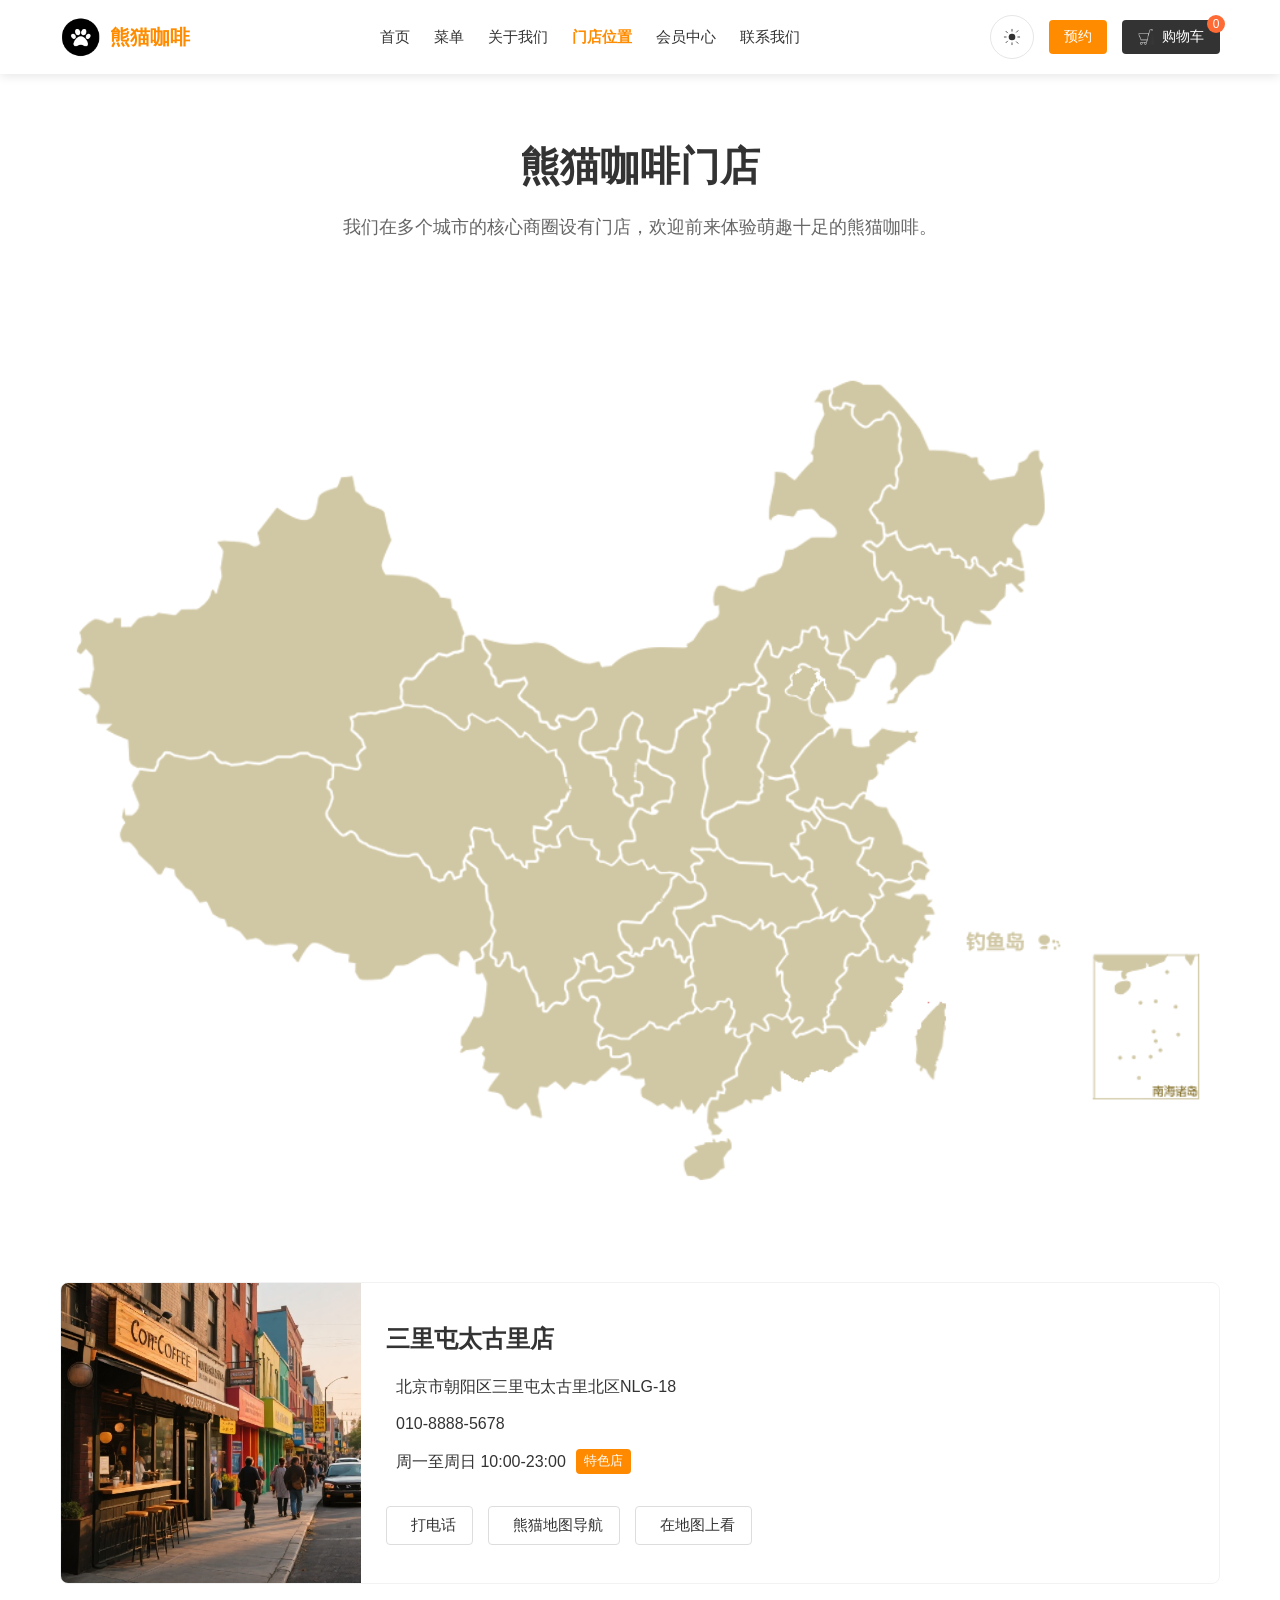
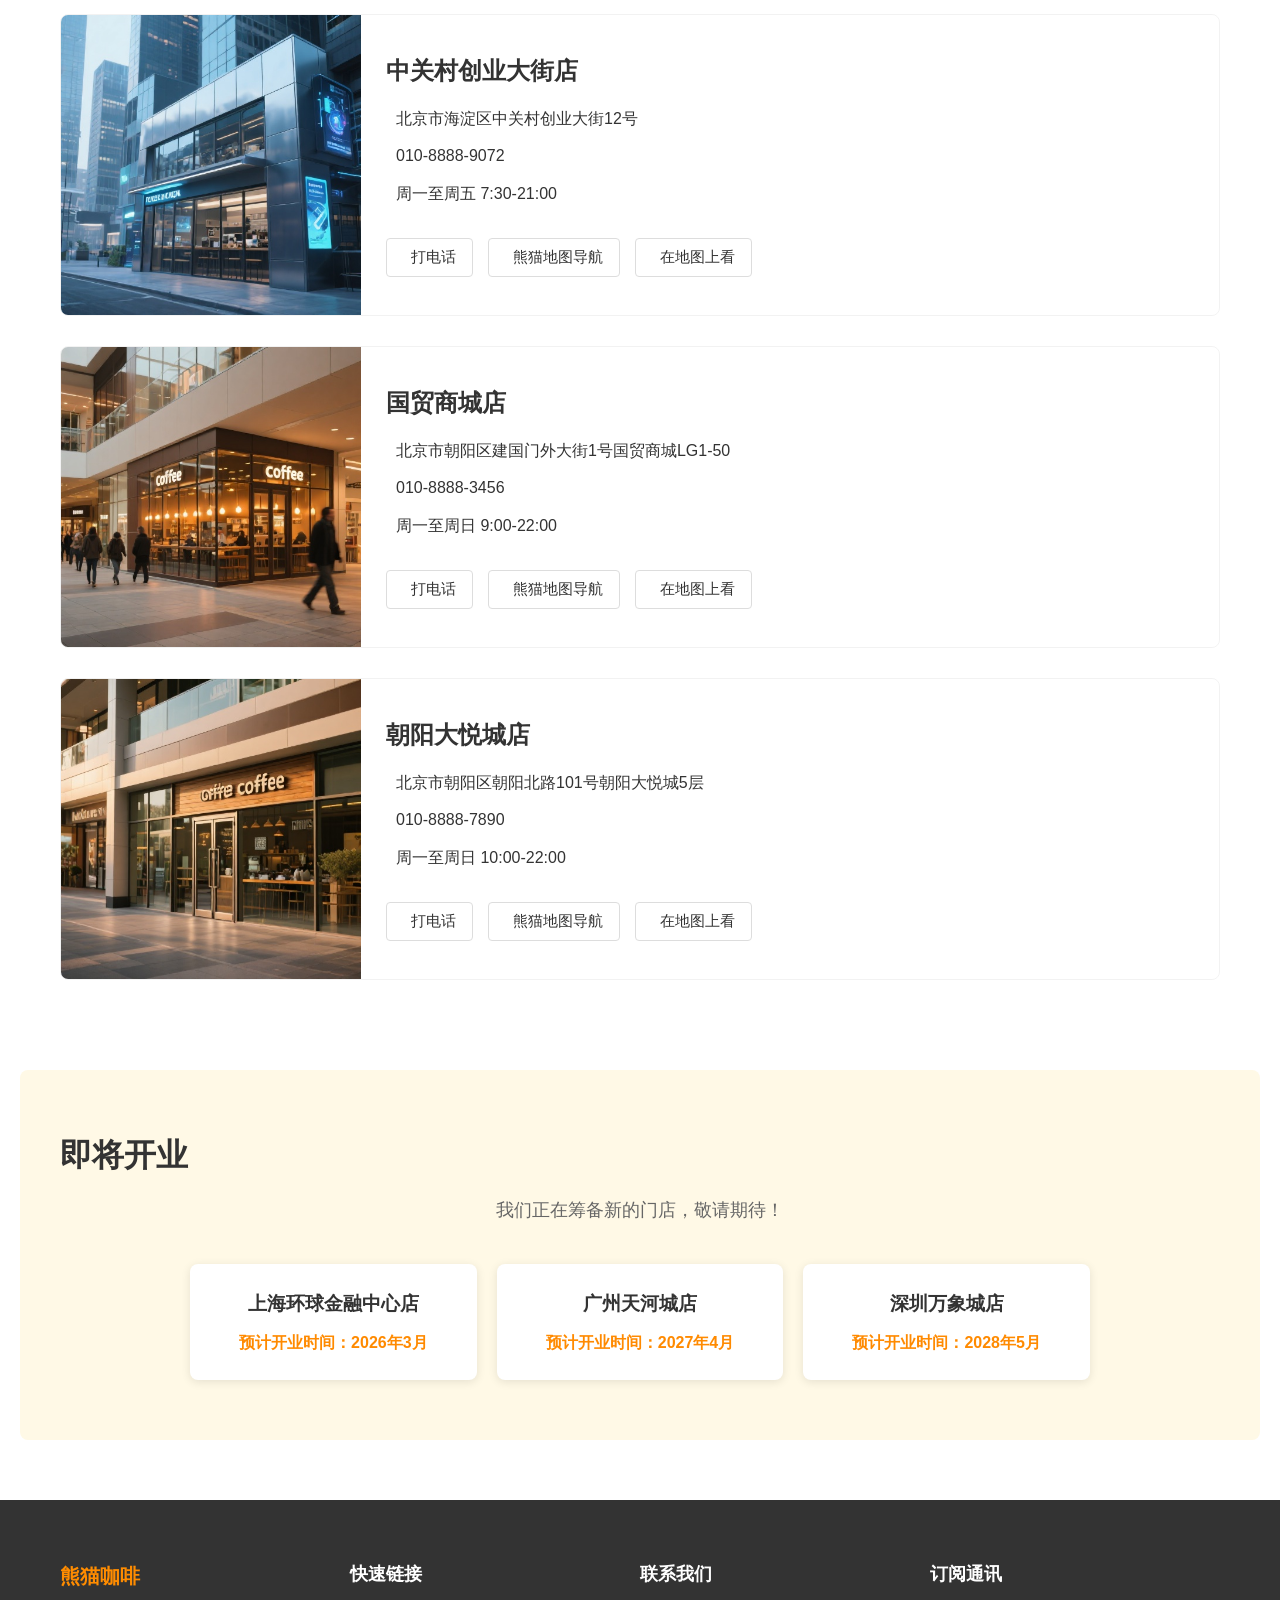
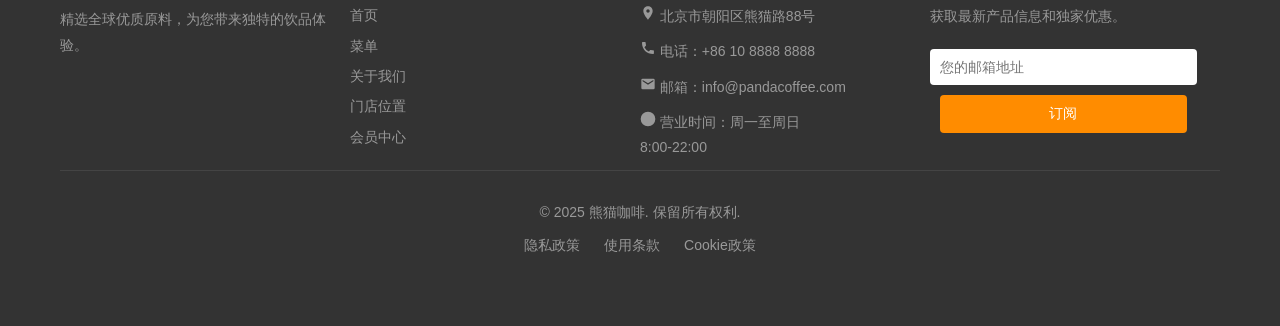
<file: locate.html>
<!DOCTYPE html>
<html lang="zh-CN">
	<head>
		<meta charset="UTF-8">
		<meta name="viewport" content="width=device-width, initial-scale=1.0">
		<title>熊猫咖啡 - 门店位置</title>
		<link rel="stylesheet" href="https://cdn.staticfile.org/font-awesome/4.7.0/css/font-awesome.min.css">
		<link rel="icon" type="image/x-icon" href="./image/index/logo.png">
		<link rel="stylesheet" href="css/index.css">
		<link rel="stylesheet" href="css/locate.css">
	</head>
	<body>
		<!-- 导航栏 -->
		<div class="navbar-wrap">
			<div class="container navbar-inner">
				<div class="logo">
					<img src="./image/index/logo.png" alt="熊猫咖啡 logo">
					<span class="logo-text">熊猫咖啡</span>
				</div>
				<div class="nav-links-wrap">
					<a href="/">首页</a>
					<a href="menu.html">菜单</a>
					<a href="about.html">关于我们</a>
					<a href="locate.html" class="active">门店位置</a>
					<a href="vip.html">会员中心</a>
					<a href="contact.html">联系我们</a>
				</div>
				<div class="nav-actions-wrap">
					<button class="theme-toggle" id="themeToggle" aria-label="切换主题">
						<svg class="icon-sun" viewBox="0 0 24 24" fill="currentColor" width="20" height="20">
							<circle cx="12" cy="12" r="4" />
							<g stroke="currentColor" stroke-width="1" stroke-linecap="round">
								<line x1="12" y1="2.8" x2="12" y2="5" />
								<line x1="12" y1="19" x2="12" y2="21.2" />
								<line x1="2.8" y1="12" x2="5" y2="12" />
								<line x1="19" y1="12" x2="21.2" y2="12" />
								<line x1="4.8" y1="5.2" x2="6.6" y2="7" />
								<line x1="17.4" y1="17.8" x2="19.2" y2="19.6" />
								<line x1="4.8" y1="18.8" x2="6.6" y2="17" />
								<line x1="17.4" y1="6.2" x2="19.2" y2="4.4" />
							</g>
						</svg>
						<svg class="icon-moon" viewBox="0 0 24 24" fill="currentColor" width="20" height="20">
							<path d="M21 12.79A9 9 0 1111.21 3 7 7 0 0021 12.79z" />
						</svg>
					</button>
					<button class="order-btn">预约</button>
					<button class="cart-btn" aria-label="购物车" id="cartBtn">
						<img src="./image/index/buy.png" alt="购物车" class="cart-icon">
						<span class="cart-text">购物车</span>
						<span class="cart-count">0</span>
					</button>
				</div>
			</div>
		</div>

		<!-- 门店位置头部 -->
		<div class="locate-hero">
			<div class="container">
				<h1>熊猫咖啡门店</h1>
				<p>我们在多个城市的核心商圈设有门店，欢迎前来体验萌趣十足的熊猫咖啡。</p>
			</div>
		</div>

		<!-- 地图展示区 -->
		<div class="map-section">
			<div class="container">
				<img src="./image/locate/china-map.png" alt="熊猫咖啡门店分布地图" class="map-img">
			</div>
		</div>

		<!-- 门店列表 -->
		<div class="store-list">
			<div class="container">
				<!-- 三里屯太古里店 -->
				<div class="store-card">
					<div class="store-img">
						<img src="./image/locate/taiguli.png" alt="三里屯太古里店">
					</div>
					<div class="store-info">
						<h3>三里屯太古里店</h3>
						<p class="store-address"><i class="fa fa-map-marker"></i> 北京市朝阳区三里屯太古里北区NLG-18</p>
						<p class="store-phone"><i class="fa fa-phone"></i> 010-8888-5678</p>
						<p class="store-hours"><i class="fa fa-clock-o"></i> 周一至周日 10:00-23:00 <span
								class="hot-tag">特色店</span></p>
						<div class="store-actions">
							<button class="action-btn call-btn"><i class="fa fa-phone"></i> 打电话</button>
							<button class="action-btn nav-btn"><i class="fa fa-map-o"></i> 熊猫地图导航</button>
							<button class="action-btn map-btn"><i class="fa fa-street-view"></i> 在地图上看</button>
						</div>
					</div>
				</div>

				<!-- 中关村创业大街店 -->
				<div class="store-card">
					<div class="store-img">
						<img src="./image/locate/zhongguancun.png" alt="中关村创业大街店">
					</div>
					<div class="store-info">
						<h3>中关村创业大街店</h3>
						<p class="store-address"><i class="fa fa-map-marker"></i> 北京市海淀区中关村创业大街12号</p>
						<p class="store-phone"><i class="fa fa-phone"></i> 010-8888-9072</p>
						<p class="store-hours"><i class="fa fa-clock-o"></i> 周一至周五 7:30-21:00</p>
						<div class="store-actions">
							<button class="action-btn call-btn"><i class="fa fa-phone"></i> 打电话</button>
							<button class="action-btn nav-btn"><i class="fa fa-map-o"></i> 熊猫地图导航</button>
							<button class="action-btn map-btn"><i class="fa fa-street-view"></i> 在地图上看</button>
						</div>
					</div>
				</div>

				<!-- 国贸商城店 -->
				<div class="store-card">
					<div class="store-img">
						<img src="./image/locate/guomao.png" alt="国贸商城店">
					</div>
					<div class="store-info">
						<h3>国贸商城店</h3>
						<p class="store-address"><i class="fa fa-map-marker"></i> 北京市朝阳区建国门外大街1号国贸商城LG1-50</p>
						<p class="store-phone"><i class="fa fa-phone"></i> 010-8888-3456</p>
						<p class="store-hours"><i class="fa fa-clock-o"></i> 周一至周日 9:00-22:00</p>
						<div class="store-actions">
							<button class="action-btn call-btn"><i class="fa fa-phone"></i> 打电话</button>
							<button class="action-btn nav-btn"><i class="fa fa-map-o"></i> 熊猫地图导航</button>
							<button class="action-btn map-btn"><i class="fa fa-street-view"></i> 在地图上看</button>
						</div>
					</div>
				</div>

				<!-- 朝阳大悦城店 -->
				<div class="store-card">
					<div class="store-img">
						<img src="./image/locate/dayuecheng.png" alt="朝阳大悦城店">
					</div>
					<div class="store-info">
						<h3>朝阳大悦城店</h3>
						<p class="store-address"><i class="fa fa-map-marker"></i> 北京市朝阳区朝阳北路101号朝阳大悦城5层</p>
						<p class="store-phone"><i class="fa fa-phone"></i> 010-8888-7890</p>
						<p class="store-hours"><i class="fa fa-clock-o"></i> 周一至周日 10:00-22:00</p>
						<div class="store-actions">
							<button class="action-btn call-btn"><i class="fa fa-phone"></i> 打电话</button>
							<button class="action-btn nav-btn"><i class="fa fa-map-o"></i> 熊猫地图导航</button>
							<button class="action-btn map-btn"><i class="fa fa-street-view"></i> 在地图上看</button>
						</div>
					</div>
				</div>
			</div>
		</div>

		<!-- 即将开业门店 -->
		<div class="coming-soon">
			<div class="container">
				<h2>即将开业</h2>
				<p class="coming-desc">我们正在筹备新的门店，敬请期待！</p>
				<div class="coming-stores">
					<div class="coming-card">
						<h4>上海环球金融中心店</h4>
						<p class="coming-time">预计开业时间：2026年3月</p>
					</div>
					<div class="coming-card">
						<h4>广州天河城店</h4>
						<p class="coming-time">预计开业时间：2027年4月</p>
					</div>
					<div class="coming-card">
						<h4>深圳万象城店</h4>
						<p class="coming-time">预计开业时间：2028年5月</p>
					</div>
				</div>
			</div>
		</div>

		<!-- 页脚 -->
		<div class="footer-wrap">
			<div class="container footer-inner">
				<div class="link-group">
					<div class="footer-logo">熊猫咖啡</div>
					<p>精选全球优质原料，为您带来独特的饮品体验。</p>
				</div>
				<div class="link-group">
					<h3>快速链接</h3>
					<a href="/">首页</a>
					<a href="menu.html">菜单</a>
					<a href="about.html">关于我们</a>
					<a href="locate.html">门店位置</a>
					<a href="vip.html">会员中心</a>
				</div>
				<div class="link-group">
					<h3>联系我们</h3>
					<p>
						<svg class="icon-map" viewBox="0 0 24 24" width="16" height="16"
							xmlns="http://www.w3.org/2000/svg">
							<path
								d="M12 2C8.13 2 5 5.13 5 9c0 5.25 7 13 7 13s7-7.75 7-13c0-3.87-3.13-7-7-7zm0 9.5c-1.38 0-2.5-1.12-2.5-2.5S10.62 6.5 12 6.5s2.5 1.12 2.5 2.5S13.38 11.5 12 11.5z"
								fill="currentColor" />
						</svg>
						北京市朝阳区熊猫路88号
					</p>
					<p>
						<svg class="icon-phone" viewBox="0 0 24 24" width="16" height="16"
							xmlns="http://www.w3.org/2000/svg">
							<path
								d="M6.62 10.79a15.05 15.05 0 006.59 6.59l2.2-2.2a1 1 0 01.99-.24c1.08.35 2.25.54 3.45.54a1 1 0 011 1V20a1 1 0 01-1 1C10.07 21 3 13.93 3 4a1 1 0 011-1h3.5a1 1 0 011 1c0 1.2.19 2.37.54 3.45a1 1 0 01-.24.99l-2.18 2.35z"
								fill="currentColor" />
						</svg>
						电话：+86 10 8888 8888
					</p>
					<p>
						<svg class="icon-envelope" viewBox="0 0 24 24" width="16" height="16"
							xmlns="http://www.w3.org/2000/svg">
							<path
								d="M20 4H4a2 2 0 00-2 2v12a2 2 0 002 2h16a2 2 0 002-2V6a2 2 0 00-2-2zm0 4l-8 5-8-5V6l8 5 8-5v2z"
								fill="currentColor" />
						</svg>
						邮箱：info@pandacoffee.com
					</p>
					<p>
						<svg class="icon-clock" viewBox="0 0 24 24" width="16" height="16"
							xmlns="http://www.w3.org/2000/svg">
							<path
								d="M12 1a11 11 0 1011 11A11 11 0 0012 1zm1 12.59V7a1 1 0 00-2 0v6a1 1 0 00.47.84l3.5 2.25a1 1 0 001.06-1.66z"
								fill="currentColor" />
						</svg>
						营业时间：周一至周日<br>8:00-22:00
					</p>
				</div>
				<div class="link-group">
					<h3>订阅通讯</h3>
					<form class="footer-subscribe" id="footerSubscribeForm">
						<p>获取最新产品信息和独家优惠。</p>
						<input type="email" placeholder="您的邮箱地址" required>
						<button type="submit" class="btn primary-btn">订阅</button>
					</form>
				</div>
				<div class="copyright">
					<p>&copy; 2025 熊猫咖啡. 保留所有权利.</p>
					<div class="footer-bottom-links">
						<a href="#">隐私政策</a>
						<a href="#">使用条款</a>
						<a href="#">Cookie政策</a>
					</div>
				</div>
			</div>
		</div>

		<!-- 购物车侧边栏 -->
		<div id="cart-sidebar" class="cart-sidebar">
			<div class="cart-header">
				<h3>购物车</h3>
				<button class="close-cart" aria-label="关闭购物车">&times;</button>
			</div>
			<div class="cart-items">
				<p class="empty-cart">您的购物车是空的</p>
			</div>
			<div class="cart-footer">
				<div class="cart-total">
					<span>总计：</span>
					<span class="total-price">¥0.00</span>
				</div>
				<button class="checkout-btn">结算</button>
			</div>
		</div>
		<div id="cart-overlay" class="cart-overlay"></div>

		<!-- 引入脚本 -->
		<script src="js/index.js"></script>
		<script src="js/locate.js"></script>
	</body>
</html>
</file>
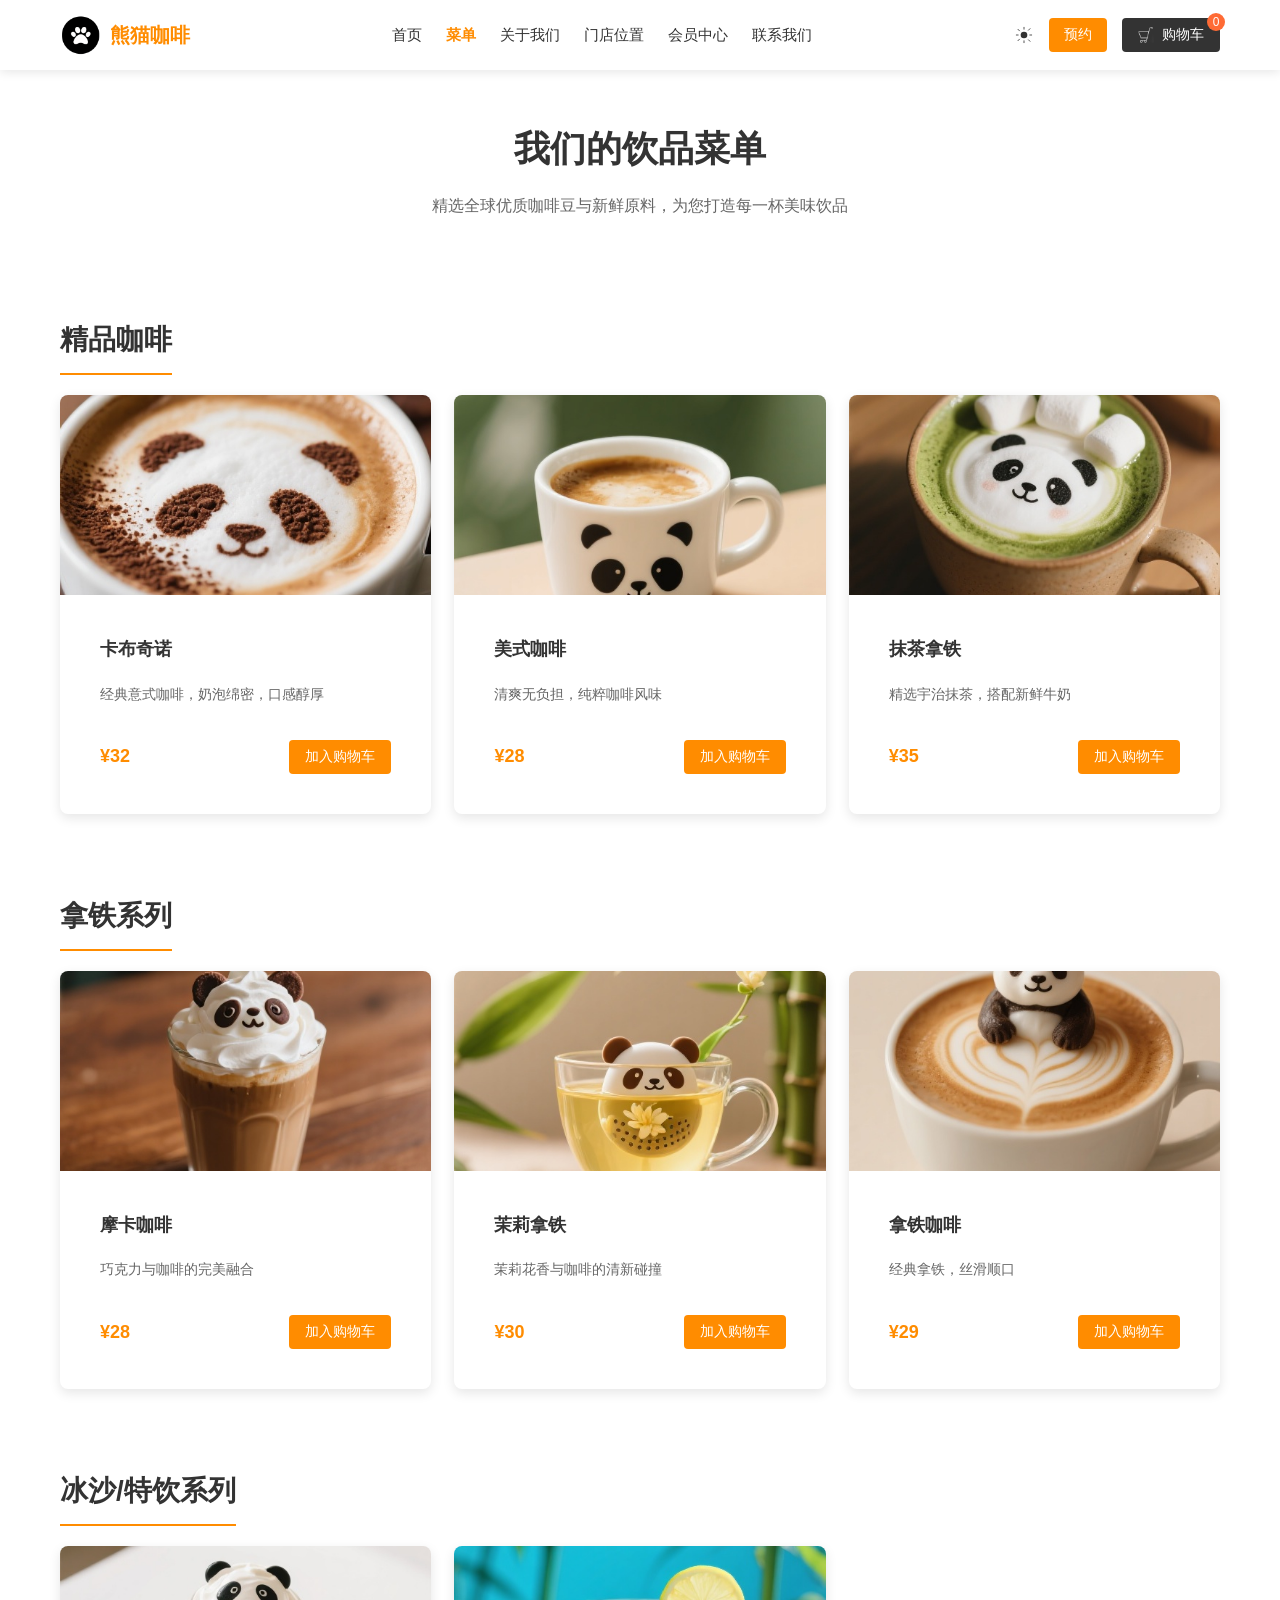
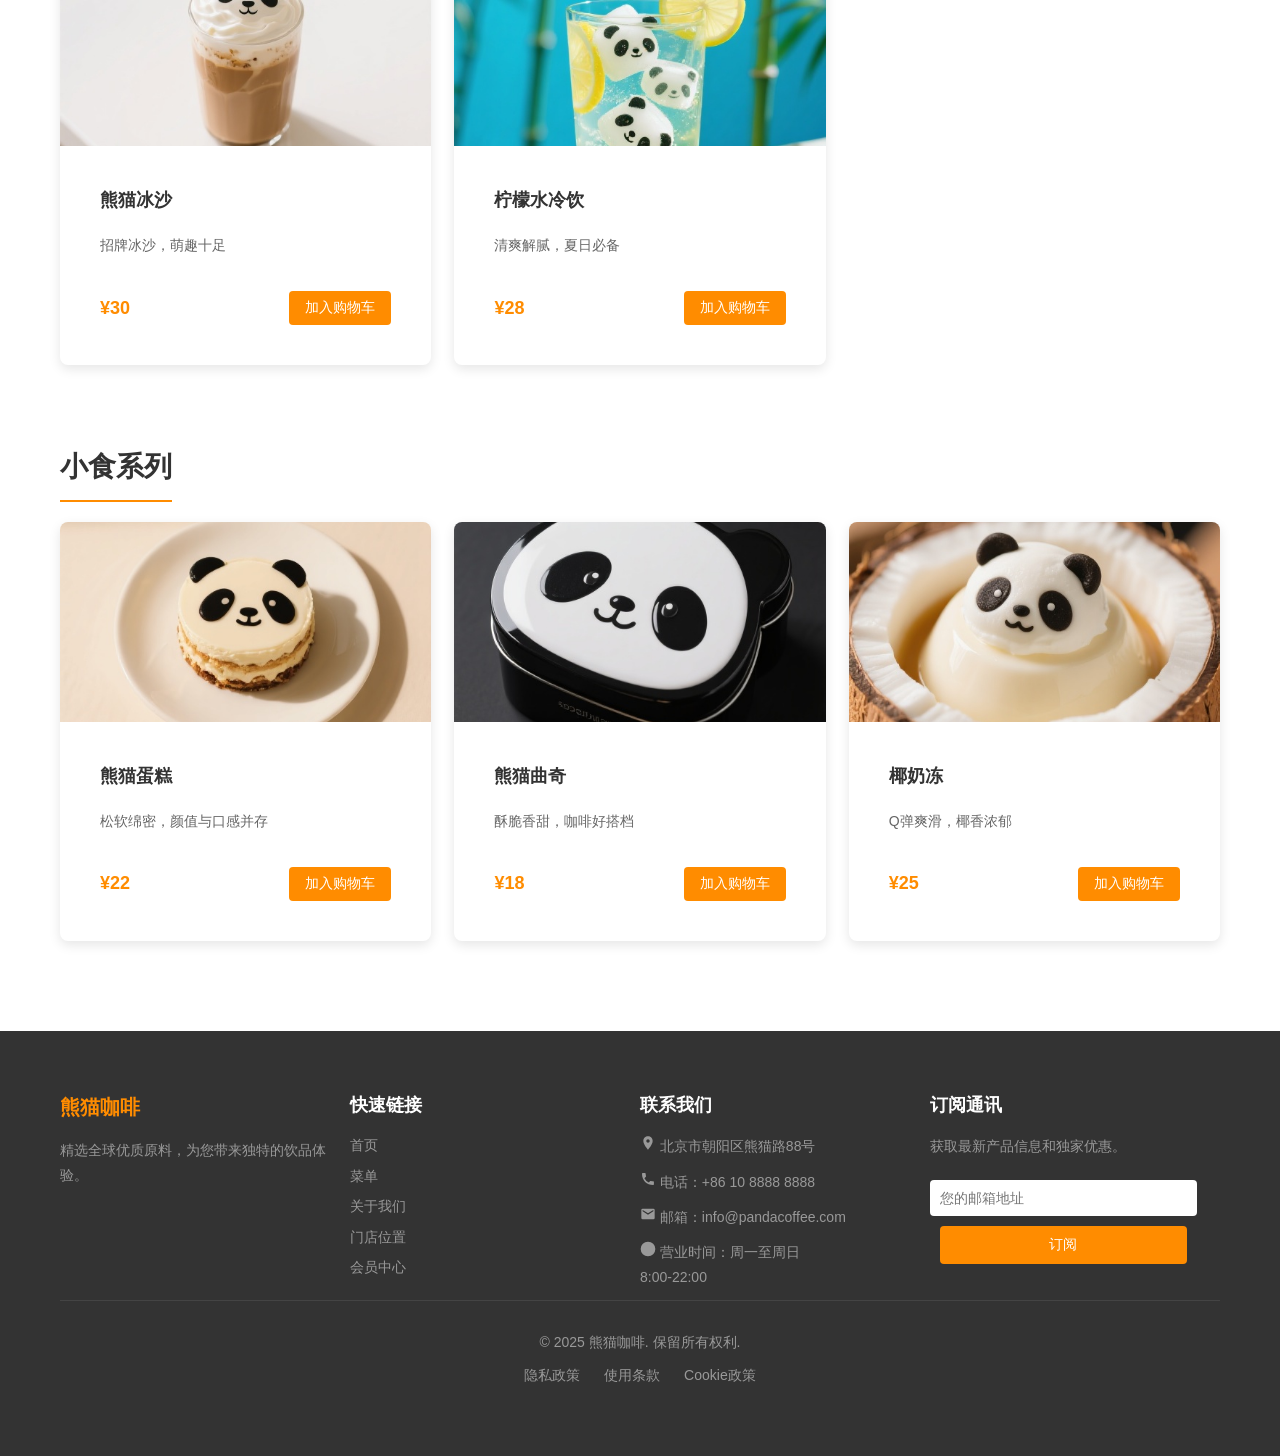
<file: menu.html>
<!DOCTYPE html>
<html lang="zh-CN">
	<head>
		<meta charset="UTF-8">
		<meta name="viewport" content="width=device-width, initial-scale=1.0">
		<title>熊猫咖啡 - 饮品菜单</title>
		<link rel="stylesheet" href="https://cdn.staticfile.org/font-awesome/4.7.0/css/font-awesome.min.css">
		<link rel="icon" type="image/x-icon" href="./image/index/logo.png">
		<!-- 引入外部CSS文件 -->
		<link rel="stylesheet" href="css/menu.css">
		<link rel="stylesheet" href="css/index.css">

	</head>
	<body>
		<!-- 导航栏 -->
		<div class="navbar-wrap">
			<div class="container navbar-inner">
				<div class="logo">
					<img src="./image/index/logo.png" alt="熊猫咖啡 logo">
					<span class="logo-text">熊猫咖啡</span>
				</div>
				<div class="nav-links-wrap">
					<a href="index.html">首页</a>
					<a href="menu.html" class="active">菜单</a>
					<a href="about.html">关于我们</a>
					<a href="locate.html">门店位置</a>
					<a href="vip.html">会员中心</a>
					<a href="contact.html">联系我们</a>
				</div>
				<div class="nav-actions-wrap">
					<button class="theme-toggle" id="themeToggle" aria-label="切换主题">
						<!-- 太阳图标 -->
						<svg class="icon-sun" viewBox="0 0 24 24" fill="currentColor" width="20" height="20">
							<circle cx="12" cy="12" r="4" />
							<g stroke="currentColor" stroke-width="1" stroke-linecap="round">
								<line x1="12" y1="2.8" x2="12" y2="5" />
								<line x1="12" y1="19" x2="12" y2="21.2" />
								<line x1="2.8" y1="12" x2="5" y2="12" />
								<line x1="19" y1="12" x2="21.2" y2="12" />
								<line x1="4.8" y1="5.2" x2="6.6" y2="7" />
								<line x1="17.4" y1="17.8" x2="19.2" y2="19.6" />
								<line x1="4.8" y1="18.8" x2="6.6" y2="17" />
								<line x1="17.4" y1="6.2" x2="19.2" y2="4.4" />
							</g>
						</svg>
						<!-- 月亮图标 -->
						<svg class="icon-moon" viewBox="0 0 24 24" fill="currentColor" width="20" height="20">
							<path d="M21 12.79A9 9 0 1111.21 3 7 7 0 0021 12.79z" />
						</svg>
					</button>
					<button class="order-btn">预约</button>
					<button class="cart-btn" aria-label="购物车" id="cartBtn">
						<img src="./image/index/buy.png" alt="购物车" class="cart-icon">
						<span class="cart-text">购物车</span>
						<span class="cart-count">0</span>
					</button>
				</div>
			</div>
		</div>

		<!-- 菜单主体 -->
		<div class="menu-wrap">
			<div class="container">
				<div class="menu-header">
					<h1>我们的饮品菜单</h1>
					<p>精选全球优质咖啡豆与新鲜原料，为您打造每一杯美味饮品</p>
				</div>

				<!-- 精品咖啡分类 -->
				<h2 class="menu-category">精品咖啡</h2>
				<div class="drinks-grid">
					<div class="drink-card">
						<img src="./image/menu/kabuqinuo.png" alt="卡布奇诺" class="drink-img">
						<div class="drink-info">
							<h3 class="drink-name">卡布奇诺</h3>
							<p class="drink-desc">经典意式咖啡，奶泡绵密，口感醇厚</p>
							<div class="drink-footer">
								<span class="drink-price">¥32</span>
								<button class="add-cart-btn" data-name="卡布奇诺" data-price="32"
									data-img="./image/menu/kabuqinuo.png">加入购物车</button>
							</div>
						</div>
					</div>

					<div class="drink-card">
						<img src="./image/menu/meishi.png" alt="美式咖啡" class="drink-img">
						<div class="drink-info">
							<h3 class="drink-name">美式咖啡</h3>
							<p class="drink-desc">清爽无负担，纯粹咖啡风味</p>
							<div class="drink-footer">
								<span class="drink-price">¥28</span>
								<button class="add-cart-btn" data-name="美式咖啡" data-price="28"
									data-img="./image/menu/meishi.png">加入购物车</button>
							</div>
						</div>
					</div>

					<div class="drink-card">
						<img src="./image/menu/mocha.png" alt="抹茶拿铁" class="drink-img">
						<div class="drink-info">
							<h3 class="drink-name">抹茶拿铁</h3>
							<p class="drink-desc">精选宇治抹茶，搭配新鲜牛奶</p>
							<div class="drink-footer">
								<span class="drink-price">¥35</span>
								<button class="add-cart-btn" data-name="抹茶拿铁" data-price="35"
									data-img="./image/menu/mocha.png">加入购物车</button>
							</div>
						</div>
					</div>
				</div>

				<!-- 拿铁系列 -->
				<h2 class="menu-category">拿铁系列</h2>
				<div class="drinks-grid">
					<div class="drink-card">
						<img src="./image/menu/moka.png" alt="摩卡咖啡" class="drink-img">
						<div class="drink-info">
							<h3 class="drink-name">摩卡咖啡</h3>
							<p class="drink-desc">巧克力与咖啡的完美融合</p>
							<div class="drink-footer">
								<span class="drink-price">¥28</span>
								<button class="add-cart-btn" data-name="摩卡咖啡" data-price="28"
									data-img="./image/menu/moka.png">加入购物车</button>
							</div>
						</div>
					</div>

					<div class="drink-card">
						<img src="./image/menu/moli.png" alt="茉莉拿铁" class="drink-img">
						<div class="drink-info">
							<h3 class="drink-name">茉莉拿铁</h3>
							<p class="drink-desc">茉莉花香与咖啡的清新碰撞</p>
							<div class="drink-footer">
								<span class="drink-price">¥30</span>
								<button class="add-cart-btn" data-name="茉莉拿铁" data-price="30"
									data-img="./image/menu/moli.png">加入购物车</button>
							</div>
						</div>
					</div>

					<div class="drink-card">
						<img src="./image/menu/natie.png" alt="拿铁咖啡" class="drink-img">
						<div class="drink-info">
							<h3 class="drink-name">拿铁咖啡</h3>
							<p class="drink-desc">经典拿铁，丝滑顺口</p>
							<div class="drink-footer">
								<span class="drink-price">¥29</span>
								<button class="add-cart-btn" data-name="拿铁咖啡" data-price="29"
									data-img="./image/menu/natie.png">加入购物车</button>
							</div>
						</div>
					</div>
				</div>

				<!-- 冰沙/特饮系列 -->
				<h2 class="menu-category">冰沙/特饮系列</h2>
				<div class="drinks-grid">
					<div class="drink-card">
						<img src="./image/menu/binsha.png" alt="熊猫冰沙" class="drink-img">
						<div class="drink-info">
							<h3 class="drink-name">熊猫冰沙</h3>
							<p class="drink-desc">招牌冰沙，萌趣十足</p>
							<div class="drink-footer">
								<span class="drink-price">¥30</span>
								<button class="add-cart-btn" data-name="熊猫冰沙" data-price="30"
									data-img="./image/menu/binsha.png">加入购物车</button>
							</div>
						</div>
					</div>

					<div class="drink-card">
						<img src="./image/menu/ningmengshui.png" alt="柠檬水冷饮" class="drink-img">
						<div class="drink-info">
							<h3 class="drink-name">柠檬水冷饮</h3>
							<p class="drink-desc">清爽解腻，夏日必备</p>
							<div class="drink-footer">
								<span class="drink-price">¥28</span>
								<button class="add-cart-btn" data-name="柠檬水冷饮" data-price="28"
									data-img="./image/menu/ningmengshui.png">加入购物车</button>
							</div>
						</div>
					</div>
				</div>
				<!-- 小食系列 -->
				<h2 class="menu-category">小食系列</h2>
				<div class="drinks-grid">
					<div class="drink-card">
						<img src="./image/menu/cake.png" alt="熊猫蛋糕" class="drink-img">
						<div class="drink-info">
							<h3 class="drink-name">熊猫蛋糕</h3>
							<p class="drink-desc">松软绵密，颜值与口感并存</p>
							<div class="drink-footer">
								<span class="drink-price">¥22</span>
								<button class="add-cart-btn" data-name="熊猫蛋糕" data-price="22"
									data-img="./image/menu/cake.png">加入购物车</button>
							</div>
						</div>
					</div>

					<div class="drink-card">
						<img src="./image/menu/cookie.png" alt="熊猫曲奇" class="drink-img">
						<div class="drink-info">
							<h3 class="drink-name">熊猫曲奇</h3>
							<p class="drink-desc">酥脆香甜，咖啡好搭档</p>
							<div class="drink-footer">
								<span class="drink-price">¥18</span>
								<button class="add-cart-btn" data-name="熊猫曲奇" data-price="18"
									data-img="./image/menu/cookie.png">加入购物车</button>
							</div>
						</div>
					</div>

					<div class="drink-card">
						<img src="./image/menu/yenaidong.png" alt="椰奶冻" class="drink-img">
						<div class="drink-info">
							<h3 class="drink-name">椰奶冻</h3>
							<p class="drink-desc">Q弹爽滑，椰香浓郁</p>
							<div class="drink-footer">
								<span class="drink-price">¥25</span>
								<button class="add-cart-btn" data-name="椰奶冻" data-price="25"
									data-img="./image/menu/yenaidong.png">加入购物车</button>
							</div>
						</div>
					</div>
				</div>
			</div>
		</div>
		<!-- 页脚 -->
		<div class="footer-wrap">
			<div class="container footer-inner">
				<div class="link-group">
					<div class="footer-logo">熊猫咖啡</div>
					<p>精选全球优质原料，为您带来独特的饮品体验。</p>
				</div>
				<div class="link-group">
					<h3>快速链接</h3>
					<a href="/">首页</a>
					<a href="menu.html">菜单</a>
					<a href="about.html">关于我们</a>
					<a href="locate.html">门店位置</a>
					<a href="vip.html">会员中心</a>
				</div>
				<div class="link-group">
					<h3>联系我们</h3>
					<p>
						<svg class="icon-map" viewBox="0 0 24 24" width="16" height="16"
							xmlns="http://www.w3.org/2000/svg">
							<path
								d="M12 2C8.13 2 5 5.13 5 9c0 5.25 7 13 7 13s7-7.75 7-13c0-3.87-3.13-7-7-7zm0 9.5c-1.38 0-2.5-1.12-2.5-2.5S10.62 6.5 12 6.5s2.5 1.12 2.5 2.5S13.38 11.5 12 11.5z"
								fill="currentColor" />
						</svg>
						北京市朝阳区熊猫路88号
					</p>
					<p>
						<svg class="icon-phone" viewBox="0 0 24 24" width="16" height="16"
							xmlns="http://www.w3.org/2000/svg">
							<path
								d="M6.62 10.79a15.05 15.05 0 006.59 6.59l2.2-2.2a1 1 0 01.99-.24c1.08.35 2.25.54 3.45.54a1 1 0 011 1V20a1 1 0 01-1 1C10.07 21 3 13.93 3 4a1 1 0 011-1h3.5a1 1 0 011 1c0 1.2.19 2.37.54 3.45a1 1 0 01-.24.99l-2.18 2.35z"
								fill="currentColor" />
						</svg>
						电话：+86 10 8888 8888
					</p>
					<p>
						<svg class="icon-envelope" viewBox="0 0 24 24" width="16" height="16"
							xmlns="http://www.w3.org/2000/svg">
							<path
								d="M20 4H4a2 2 0 00-2 2v12a2 2 0 002 2h16a2 2 0 002-2V6a2 2 0 00-2-2zm0 4l-8 5-8-5V6l8 5 8-5v2z"
								fill="currentColor" />
						</svg>
						邮箱：info@pandacoffee.com
					</p>
					<p>
						<svg class="icon-clock" viewBox="0 0 24 24" width="16" height="16"
							xmlns="http://www.w3.org/2000/svg">
							<path
								d="M12 1a11 11 0 1011 11A11 11 0 0012 1zm1 12.59V7a1 1 0 00-2 0v6a1 1 0 00.47.84l3.5 2.25a1 1 0 001.06-1.66z"
								fill="currentColor" />
						</svg>
						营业时间：周一至周日<br>8:00-22:00
					</p>
				</div>
				<div class="link-group">
					<h3>订阅通讯</h3>
					<form class="footer-subscribe" id="footerSubscribeForm">
						<p>获取最新产品信息和独家优惠。</p>
						<input type="email" placeholder="您的邮箱地址" required>
						<button type="submit" class="btn primary-btn">订阅</button>
					</form>
				</div>
				<div class="copyright">
					<p>&copy; 2025 熊猫咖啡. 保留所有权利.</p>
					<div class="footer-bottom-links">
						<a href="#">隐私政策</a>
						<a href="#">使用条款</a>
						<a href="#">Cookie政策</a>
					</div>
				</div>
			</div>
		</div>
		<!-- 购物车侧边栏 -->
		<div class="cart-overlay" id="cart-overlay"></div>
		<div class="cart-sidebar" id="cart-sidebar">
			<div class="cart-header">
				<h3>购物车</h3>
				<button class="close-cart" id="closeCart">×</button>
			</div>
			<div class="cart-items" id="cartItems">
				<p class="empty-cart">您的购物车是空的</p>
			</div>
			<div class="cart-footer">
				<div class="total">
					<span>总计：</span>
					<span class="total-price" id="totalPrice">¥0.00</span>
				</div>
				<button class="checkout-btn" id="checkoutBtn">去结算</button>
			</div>
		</div>

		<!-- 提示框 -->
		<div class="toast" id="toast"></div>
		<script src="js/menu.js"></script>
	</body>
</html>
</file>
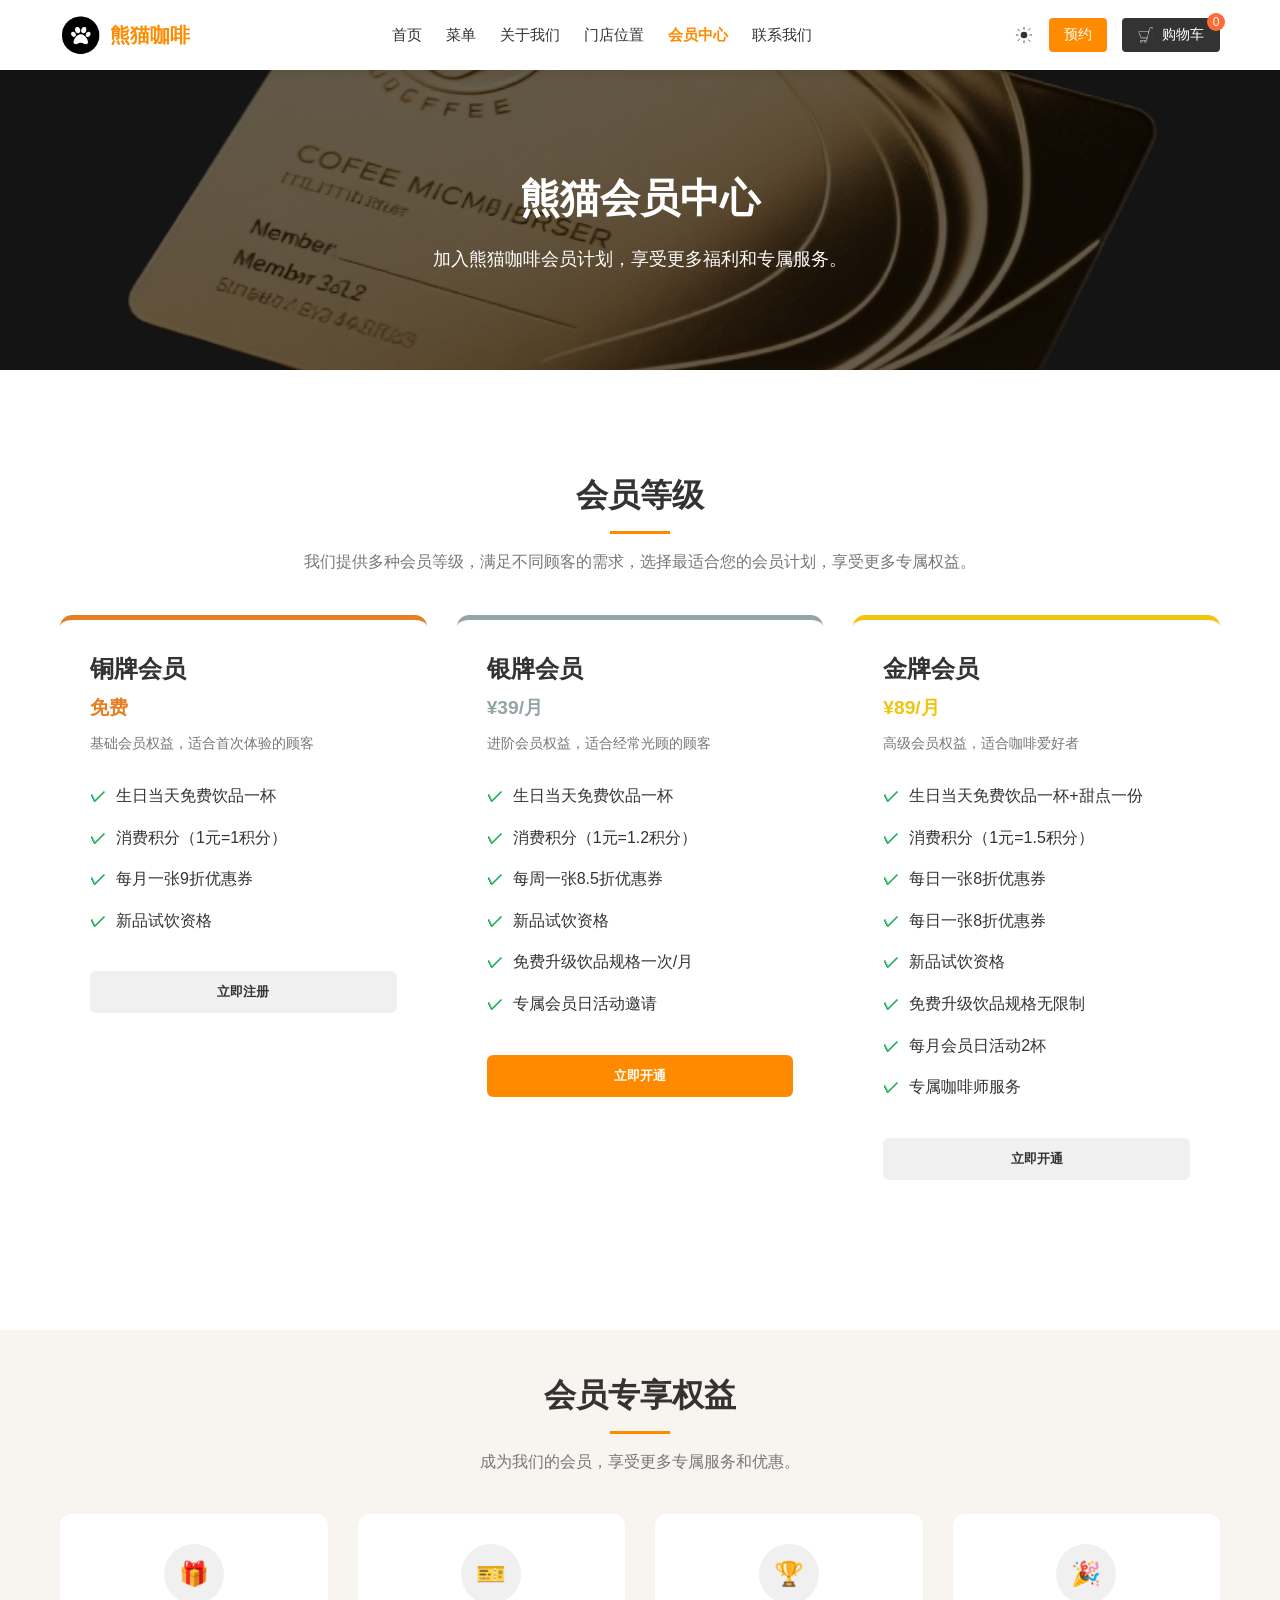
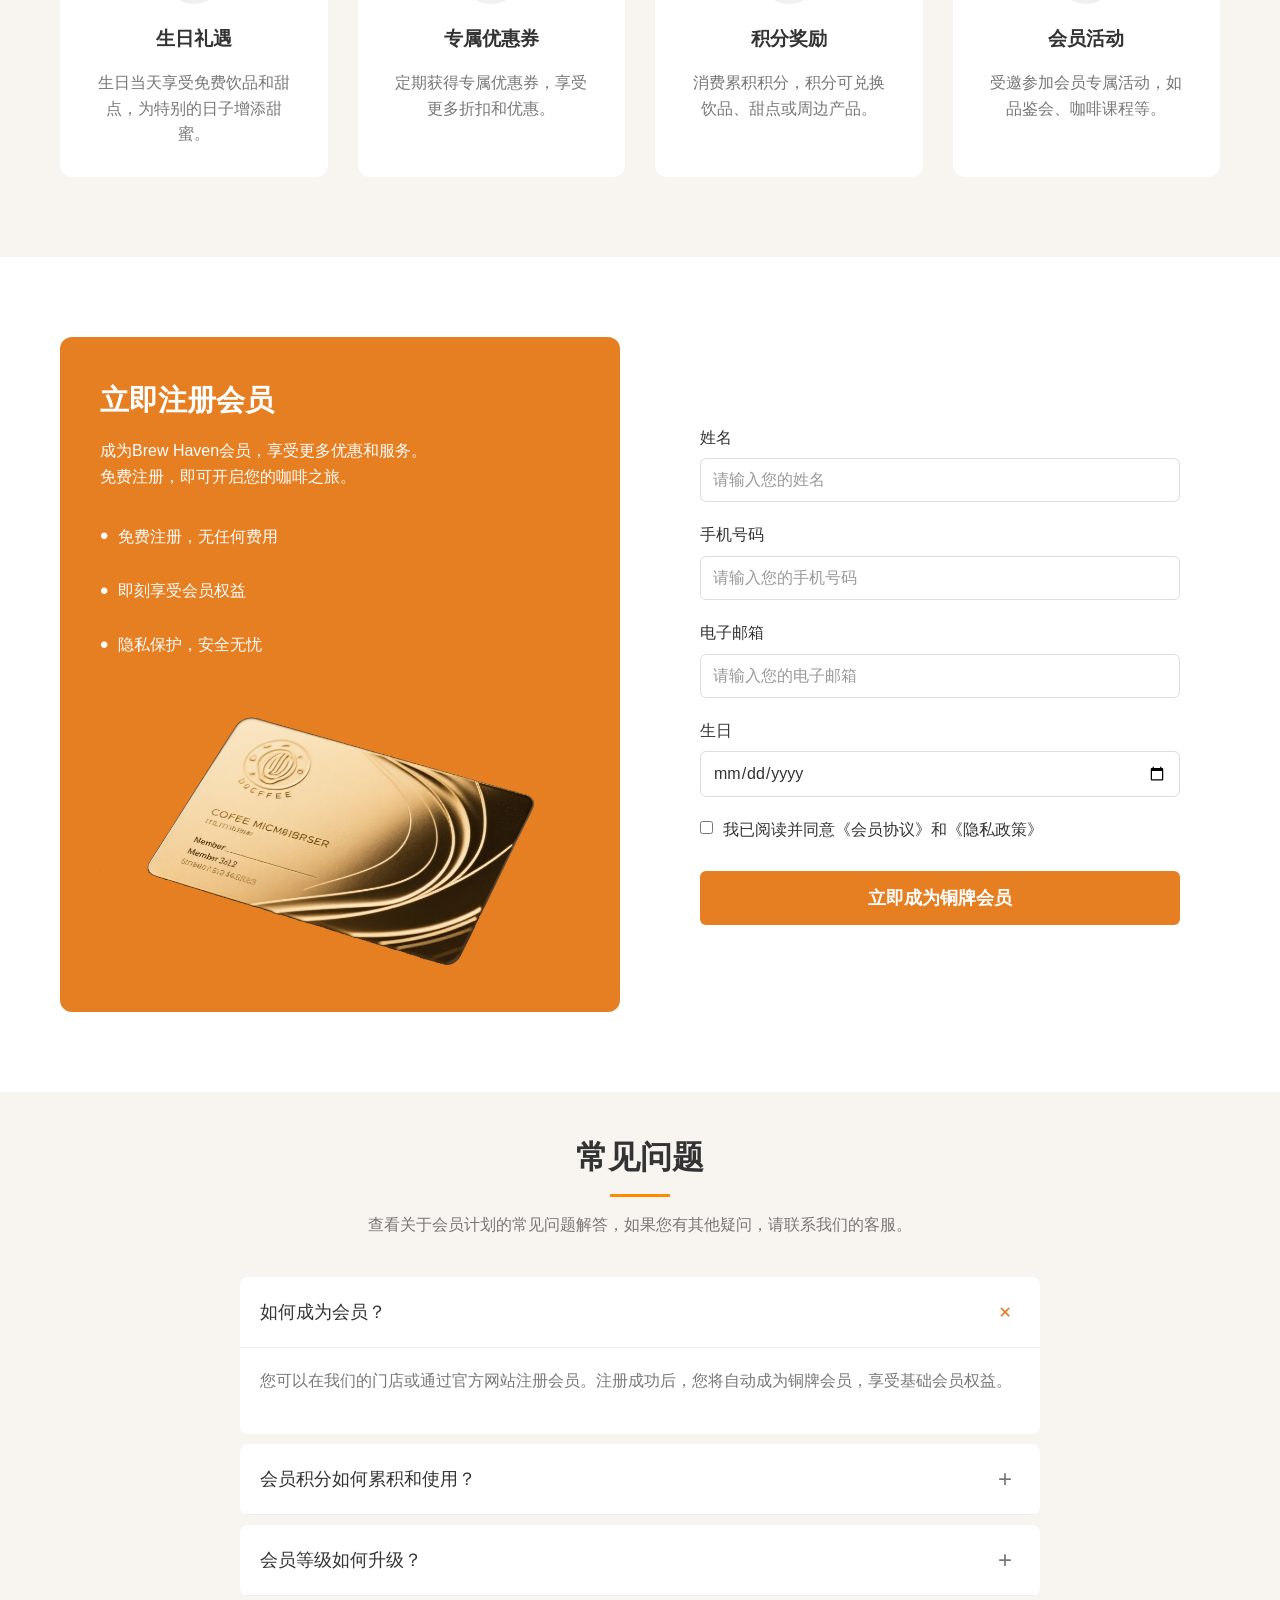
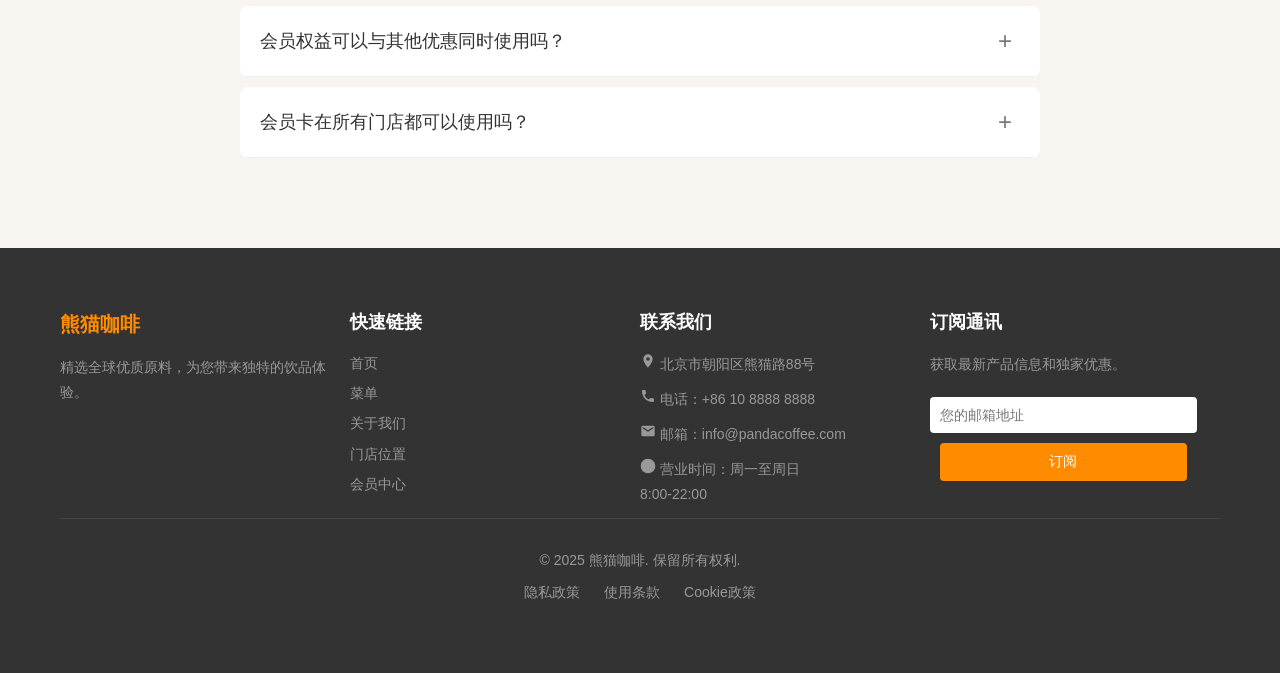
<file: vip.html>
<!DOCTYPE html>
<html lang="zh-CN">
	<head>
		<meta charset="UTF-8">
		<meta name="viewport" content="width=device-width, initial-scale=1.0">
		<title>熊猫咖啡 - 会员中心</title>
		<link rel="stylesheet" href="https://cdn.staticfile.org/font-awesome/4.7.0/css/font-awesome.min.css">
		<link rel="icon" type="image/x-icon" href="./image/index/logo.png">
		<link rel="stylesheet" href="./css/index.css">
		<link rel="stylesheet" href="./css/vip.css">
	</head>
	<body>

		<!-- 导航栏 -->
		<div class="navbar-wrap">
			<div class="container navbar-inner">
				<div class="logo">
					<img src="./image/index/logo.png" alt="熊猫咖啡 logo">
					<span class="logo-text">熊猫咖啡</span>
				</div>
				<div class="nav-links-wrap">
					<a href="/">首页</a>
					<a href="menu.html">菜单</a>
					<a href="about.html">关于我们</a>
					<a href="locate.html">门店位置</a>
					<a href="vip.html" class="active">会员中心</a>
					<a href="contact.html">联系我们</a>
				</div>
				<div class="nav-actions-wrap">
					<button class="theme-toggle" id="themeToggle" aria-label="切换主题">
						<svg class="icon-sun" viewBox="0 0 24 24" fill="currentColor" width="20" height="20">
							<circle cx="12" cy="12" r="4" />
							<g stroke="currentColor" stroke-width="1" stroke-linecap="round">
								<line x1="12" y1="2.8" x2="12" y2="5" />
								<line x1="12" y1="19" x2="12" y2="21.2" />
								<line x1="2.8" y1="12" x2="5" y2="12" />
								<line x1="19" y1="12" x2="21.2" y2="12" />
								<line x1="4.8" y1="5.2" x2="6.6" y2="7" />
								<line x1="17.4" y1="17.8" x2="19.2" y2="19.6" />
								<line x1="4.8" y1="18.8" x2="6.6" y2="17" />
								<line x1="17.4" y1="6.2" x2="19.2" y2="4.4" />
							</g>
						</svg>
						<svg class="icon-moon" viewBox="0 0 24 24" fill="currentColor" width="20" height="20">
							<path d="M21 12.79A9 9 0 1111.21 3 7 7 0 0021 12.79z" />
						</svg>
					</button>
					<button class="order-btn">预约</button>
					<button class="cart-btn" aria-label="购物车" id="cartBtn">
						<img src="./image/index/buy.png" alt="购物车" class="cart-icon">
						<span class="cart-text">购物车</span>
						<span class="cart-count">0</span>
					</button>
				</div>
			</div>
		</div>

		<!-- 购物车侧边栏 -->
		<div id="cart-sidebar" class="cart-sidebar">
			<div class="cart-header">
				<h3>我的购物车</h3>
				<button class="close-cart">&times;</button>
			</div>
			<div class="cart-items"></div>
			<div class="cart-footer">
				<div class="cart-total">
					<span>总计：</span>
					<span class="total-price">¥0.00</span>
				</div>
				<button class="checkout-btn">结算</button>
			</div>
		</div>
		<div id="cart-overlay" class="overlay"></div>

		<!-- 会员中心主体内容 -->
		<main class="vip-main">
			<!-- 会员中心头部 -->
			<div class="vip-hero">
				<div class="vip-hero-bg">
					<h1>熊猫会员中心</h1>
					<p>加入熊猫咖啡会员计划，享受更多福利和专属服务。</p>
				</div>
			</div>

			<!-- 会员等级 -->
			<div class="vip-levels">
				<div class="container">
					<h2 class="section-title">会员等级</h2>
					<p class="section-desc">我们提供多种会员等级，满足不同顾客的需求，选择最适合您的会员计划，享受更多专属权益。</p>
					<div class="levels-cards">
						<!-- 铜牌会员 -->
						<div class="level-card bronze">
							<div class="level-header">
								<h3>铜牌会员</h3>
								<span class="price">免费</span>
								<p>基础会员权益，适合首次体验的顾客</p>
							</div>
							<ul class="level-benefits">
								<li>生日当天免费饮品一杯</li>
								<li>消费积分（1元=1积分）</li>
								<li>每月一张9折优惠券</li>
								<li>新品试饮资格</li>
							</ul>
							<button class="level-btn">立即注册</button>
						</div>

						<!-- 银牌会员 -->
						<div class="level-card silver">
							<div class="level-header">
								<h3>银牌会员</h3>
								<span class="price">¥39/月</span>
								<p>进阶会员权益，适合经常光顾的顾客</p>
							</div>
							<ul class="level-benefits">
								<li>生日当天免费饮品一杯</li>
								<li>消费积分（1元=1.2积分）</li>
								<li>每周一张8.5折优惠券</li>
								<li>新品试饮资格</li>
								<li>免费升级饮品规格一次/月</li>
								<li>专属会员日活动邀请</li>
							</ul>
							<button class="level-btn primary">立即开通</button>
						</div>

						<!-- 金牌会员 -->
						<div class="level-card gold">
							<div class="level-header">
								<h3>金牌会员</h3>
								<span class="price">¥89/月</span>
								<p>高级会员权益，适合咖啡爱好者</p>
							</div>
							<ul class="level-benefits">
								<li>生日当天免费饮品一杯+甜点一份</li>
								<li>消费积分（1元=1.5积分）</li>
								<li>每日一张8折优惠券
								<li>每日一张8折优惠券</li>
								<li>新品试饮资格</li>
								<li>免费升级饮品规格无限制</li>
								<li>每月会员日活动2杯</li>
								<li>专属咖啡师服务</li>
							</ul>
							<button class="level-btn">立即开通</button>
						</div>
					</div>
				</div>
			</div>

			<!-- 会员专享权益 -->
			<div class="vip-benefits">
				<div class="container">
					<h2 class="section-title">会员专享权益</h2>
					<p class="section-desc">成为我们的会员，享受更多专属服务和优惠。</p>
					<div class="benefits-grid">
						<div class="benefit-card">
							<div class="benefit-icon">
								<span>🎁</span>
							</div>
							<h3>生日礼遇</h3>
							<p>生日当天享受免费饮品和甜点，为特别的日子增添甜蜜。</p>
						</div>
						<div class="benefit-card">
							<div class="benefit-icon">
								<span>🎫</span>
							</div>
							<h3>专属优惠券</h3>
							<p>定期获得专属优惠券，享受更多折扣和优惠。</p>
						</div>
						<div class="benefit-card">
							<div class="benefit-icon">
								<span>🏆</span>
							</div>
							<h3>积分奖励</h3>
							<p>消费累积积分，积分可兑换饮品、甜点或周边产品。</p>
						</div>
						<div class="benefit-card">
							<div class="benefit-icon">
								<span>🎉</span>
							</div>
							<h3>会员活动</h3>
							<p>受邀参加会员专属活动，如品鉴会、咖啡课程等。</p>
						</div>
					</div>
				</div>
			</div>

			<!-- 会员注册 -->
			<div class="vip-register">
				<div class="container">
					<div class="register-wrap">
						<div class="register-img">
							<div class="register-card">
								<h3>立即注册会员</h3>
								<p>成为Brew Haven会员，享受更多优惠和服务。<br>免费注册，即可开启您的咖啡之旅。</p>
								<ul>
									<li>免费注册，无任何费用</li>
									<li>即刻享受会员权益</li>
									<li>隐私保护，安全无忧</li>
								</ul>
								<img src="./image/vip/card.png" alt="会员卡">
							</div>
						</div>
						<div class="register-form">
							<form id="vipRegisterForm">
								<div class="form-group">
									<label for="name">姓名</label>
									<input type="text" id="name" placeholder="请输入您的姓名" required>
								</div>
								<div class="form-group">
									<label for="phone">手机号码</label>
									<input type="tel" id="phone" placeholder="请输入您的手机号码" required>
								</div>
								<div class="form-group">
									<label for="email">电子邮箱</label>
									<input type="email" id="email" placeholder="请输入您的电子邮箱">
								</div>
								<div class="form-group">
									<label for="birthday">生日</label>
									<input type="date" id="birthday">
								</div>
								<div class="form-group checkbox-group">
									<input type="checkbox" id="agree" required>
									<label for="agree">我已阅读并同意《会员协议》和《隐私政策》</label>
								</div>
								<button type="submit" class="register-btn">立即成为铜牌会员</button>
							</form>
						</div>
					</div>
				</div>
			</div>

			<!-- 常见问题 -->
			<div class="vip-faq">
				<div class="container">
					<h2 class="section-title">常见问题</h2>
					<p class="section-desc">查看关于会员计划的常见问题解答，如果您有其他疑问，请联系我们的客服。</p>
					<div class="faq-list">
						<!-- 问题1 -->
						<div class="faq-item">
							<div class="faq-question">
								<span>如何成为会员？</span>
								<button class="faq-toggle">+</button>
							</div>
							<div class="faq-answer">
								<p>您可以在我们的门店或通过官方网站注册会员。注册成功后，您将自动成为铜牌会员，享受基础会员权益。</p>
							</div>
						</div>
						<!-- 问题2 -->
						<div class="faq-item">
							<div class="faq-question">
								<span>会员积分如何累积和使用？</span>
								<button class="faq-toggle">+</button>
							</div>
							<div class="faq-answer">
								<p>消费时出示会员卡或报手机号即可累积积分，1元消费可累积1-1.5积分（根据会员等级不同）。积分可用于兑换饮品、甜点或周边产品，100积分=10元。</p>
							</div>
						</div>
						<!-- 问题3 -->
						<div class="faq-item">
							<div class="faq-question">
								<span>会员等级如何升级？</span>
								<button class="faq-toggle">+</button>
							</div>
							<div class="faq-answer">
								<p>会员等级根据您的消费金额和频率自动升级。消费满1000元可升级为银牌会员，消费满3000元可升级为金牌会员。您也可以选择直接购买月卡享受相应等级的权益。</p>
							</div>
						</div>
						<!-- 问题4 -->
						<div class="faq-item">
							<div class="faq-question">
								<span>会员权益可以与其他优惠同时使用吗？</span>
								<button class="faq-toggle">+</button>
							</div>
							<div class="faq-answer">
								<p>一般情况下，会员权益不能与其他优惠活动同时使用。具体以活动规则为准。</p>
							</div>
						</div>
						<!-- 问题5 -->
						<div class="faq-item">
							<div class="faq-question">
								<span>会员卡在所有门店都可以使用吗？</span>
								<button class="faq-toggle">+</button>
							</div>
							<div class="faq-answer">
								<p>是的，我们的会员卡可以在全国所有Brew Haven门店使用。</p>
							</div>
						</div>
					</div>
				</div>
			</div>
		</main>

		<!-- 页脚 -->
		<div class="footer-wrap">
			<div class="container footer-inner">
				<div class="link-group">
					<div class="footer-logo">熊猫咖啡</div>
					<p>精选全球优质原料，为您带来独特的饮品体验。</p>
				</div>
				<div class="link-group">
					<h3>快速链接</h3>
					<a href="/">首页</a>
					<a href="menu.html">菜单</a>
					<a href="about.html">关于我们</a>
					<a href="locate.html">门店位置</a>
					<a href="vip.html">会员中心</a>
				</div>
				<div class="link-group">
					<h3>联系我们</h3>
					<p>
						<svg class="icon-map" viewBox="0 0 24 24" width="16" height="16"
							xmlns="http://www.w3.org/2000/svg">
							<path
								d="M12 2C8.13 2 5 5.13 5 9c0 5.25 7 13 7 13s7-7.75 7-13c0-3.87-3.13-7-7-7zm0 9.5c-1.38 0-2.5-1.12-2.5-2.5S10.62 6.5 12 6.5s2.5 1.12 2.5 2.5S13.38 11.5 12 11.5z"
								fill="currentColor" />
						</svg>
						北京市朝阳区熊猫路88号
					</p>
					<p>
						<svg class="icon-phone" viewBox="0 0 24 24" width="16" height="16"
							xmlns="http://www.w3.org/2000/svg">
							<path
								d="M6.62 10.79a15.05 15.05 0 006.59 6.59l2.2-2.2a1 1 0 01.99-.24c1.08.35 2.25.54 3.45.54a1 1 0 011 1V20a1 1 0 01-1 1C10.07 21 3 13.93 3 4a1 1 0 011-1h3.5a1 1 0 011 1c0 1.2.19 2.37.54 3.45a1 1 0 01-.24.99l-2.18 2.35z"
								fill="currentColor" />
						</svg>
						电话：+86 10 8888 8888
					</p>
					<p>
						<svg class="icon-envelope" viewBox="0 0 24 24" width="16" height="16"
							xmlns="http://www.w3.org/2000/svg">
							<path
								d="M20 4H4a2 2 0 00-2 2v12a2 2 0 002 2h16a2 2 0 002-2V6a2 2 0 00-2-2zm0 4l-8 5-8-5V6l8 5 8-5v2z"
								fill="currentColor" />
						</svg>
						邮箱：info@pandacoffee.com
					</p>
					<p>
						<svg class="icon-clock" viewBox="0 0 24 24" width="16" height="16"
							xmlns="http://www.w3.org/2000/svg">
							<path
								d="M12 1a11 11 0 1011 11A11 11 0 0012 1zm1 12.59V7a1 1 0 00-2 0v6a1 1 0 00.47.84l3.5 2.25a1 1 0 001.06-1.66z"
								fill="currentColor" />
						</svg>
						营业时间：周一至周日<br>8:00-22:00
					</p>
				</div>
				<div class="link-group">
					<h3>订阅通讯</h3>
					<form class="footer-subscribe" id="footerSubscribeForm">
						<p>获取最新产品信息和独家优惠。</p>
						<input type="email" placeholder="您的邮箱地址" required>
						<button type="submit" class="btn primary-btn">订阅</button>
					</form>
				</div>
				<div class="copyright">
					<p>&copy; 2025 熊猫咖啡. 保留所有权利.</p>
					<div class="footer-bottom-links">
						<a href="#">隐私政策</a>
						<a href="#">使用条款</a>
						<a href="#">Cookie政策</a>
					</div>
				</div>
			</div>
		</div>

		<script src="./js/index.js"></script>
		<script src="./js/vip.js"></script>
	</body>
</html>
</file>
<file: css/index.css>
*{
  margin: 0;
  padding: 0;
  box-sizing: border-box;
  font-family: "Microsoft Yahei", sans-serif;
}

body{
  line-height: 1.6;
  color: #333;
  background: #fff;
  transition: background-color 0.3s ease, color 0.3s ease;
}

a{
  text-decoration: none;
  color: inherit;
}

button{
  cursor: pointer;
  border: none;
  background: transparent;
}

img{
  max-width: 100%;
  display: block;
}

/* 通用容器 */
.container{
  width: 1200px;
  margin: 0 auto;
  padding: 0 20px;
}

/* 导航栏 - 新增滚动样式变化 */
.navbar-wrap{
  width: 100%;
  background: #fff;
  box-shadow: 0 2px 10px rgba(0,0,0,0.1);
  padding: 15px 0;
  position: sticky;
  top: 0;
  z-index: 100;
  transition: all 0.3s ease;
}
/* 滚动后导航栏样式 */
.navbar-wrap.scroll{
  padding: 10px 0;
  background: #fff;
  box-shadow: 0 4px 15px rgba(0,0,0,0.15);
}

.navbar-inner{
  display: flex;
  align-items: center;
  justify-content: space-between;
}

.logo{
  display: flex;
  align-items: center;
  gap: 10px;
}

.logo img{
  height: 40px;
}

.logo-text{
  font-size: 20px;
  font-weight: bold;
  color: #ff8c00;
}

.nav-links-wrap{
  display: flex;
  gap: 24px;
}

.nav-links-wrap a{
  font-size: 15px;
  color: #333;
  transition: color 0.3s, transform 0.3s ease;
}

.nav-links-wrap a.active{
  color: #ff8c00;
  font-weight: bold;
}

.nav-links-wrap a:hover{
  color: #ff8c00;
  transform: translateY(-2px);
}

.nav-actions-wrap{
  display: flex;
  align-items: center;
  gap: 15px;
}

/* 主题切换按钮 - 简化样式 */
.theme-toggle{
  font-size: 20px;
  color: #333;
  cursor: pointer;
  transition: transform .3s ease;
}
.theme-toggle:hover{
  transform: rotate(15deg);
}
.theme-toggle .icon-sun{ display: block; }
.theme-toggle .icon-moon{ display: none; }
body.dark-mode .theme-toggle .icon-sun{ display: none; }
body.dark-mode .theme-toggle .icon-moon{ display: block; }

/* 预约按钮 */
.order-btn{
  background: #ff8c00;
  color: #fff;
  padding: 8px 15px;
  border-radius: 4px;
  font-size: 14px;
  transition: all 0.3s;
}
.order-btn:hover{
  background: #ff6b35;
  transform: translateY(-2px);
}

/* 购物车按钮 */
.cart-btn{
  display: flex;
  align-items: center;
  gap: 8px;
  background-color: #333;
  color: #fff;
  padding: 8px 16px;
  border-radius: 4px;
  font-size: 14px;
  transition: all 0.3s ease;
  position: relative;
}
.cart-btn:hover{
  background-color: #ff6b35;
  transform: translateY(-2px);
  box-shadow: 0 4px 8px rgba(0, 0, 0, 0.2);
}
.cart-icon{
  width: 16px;
  height: 16px;
  filter: brightness(0) invert(1);
}
.cart-count{
  position: absolute;
  top: -5px;
  right: -5px;
  background: #ff6b35;
  color: white;
  font-size: 12px;
  width: 18px;
  height: 18px;
  border-radius: 50%;
  display: flex;
  align-items: center;
  justify-content: center;
}

/* 购物车侧边栏 - 简化冗余样式 */
.cart-overlay{
  position: fixed;
  top: 0;
  left: 0;
  width: 100%;
  height: 100%;
  background: rgba(0,0,0,0.5);
  z-index: 1000;
  display: none;
}
.cart-overlay.active{
  display: block;
}

.cart-sidebar{
  position: fixed;
  top: 0;
  right: -400px;
  width: 380px;
  height: 100vh;
  background: #fff;
  box-shadow: -2px 0 10px rgba(0,0,0,0.1);
  padding: 20px;
  z-index: 1001;
  transition: right 0.3s ease;
  overflow-y: auto;
}
.cart-sidebar.active{
  right: 0;
}

.cart-header{
  display: flex;
  justify-content: space-between;
  align-items: center;
  padding-bottom: 15px;
  border-bottom: 1px solid #eee;
  margin-bottom: 20px;
}
.cart-header h3{
  font-size: 18px;
  color: #333;
}
.close-cart{
  font-size: 24px;
  color: #999;
  transition: color 0.3s ease;
}
.close-cart:hover{
  color: #ff6b35;
}

.empty-cart{
  text-align: center;
  padding: 40px 0;
  color: #999;
}

/* 购物车商品项 */
.cart-item{
  display: flex;
  align-items: flex-start;
  gap: 12px;
  padding: 15px 0;
  border-bottom: 1px solid #eee;
}
.cart-item img{
  width: 70px;
  height: 70px;
  object-fit: cover;
  border-radius: 4px;
  flex-shrink: 0;
}
.cart-item-details{
  flex: 1;
}
.cart-item-name{
  font-size: 15px;
  font-weight: 500;
  margin-bottom: 8px;
}
.cart-item-price{
  color: #ff6b35;
  font-weight: bold;
  margin-bottom: 8px;
}
.quantity-control{
  display: flex;
  align-items: center;
  gap: 8px;
}
.quantity-btn{
  width: 22px;
  height: 22px;
  border: 1px solid #ddd;
  background: #f5f5f5;
  border-radius: 2px;
  transition: background-color 0.2s ease;
}
.quantity-btn:hover{
  background: #eee;
}
.remove-item{
  color: #ff4444;
  border: 1px solid #ff4444;
  padding: 5px 12px;
  border-radius: 4px;
  font-size: 12px;
  margin-top: 8px;
  transition: all 0.2s ease;
}
.remove-item:hover{
  background-color: #ff4444;
  color: #fff;
}

/* 购物车底部 */
.cart-footer{
  position: sticky;
  bottom: 0;
  background: #fff;
  padding-top: 20px;
  border-top: 1px solid #eee;
  margin: 0 -20px;
  padding: 20px;
}
.total{
  font-size: 18px;
  margin-bottom: 20px;
}
.total span:last-child{
  font-weight: bold;
  color: #ff8c00;
  float: right;
}
.checkout-btn{
  width: 100%;
  background: #ff8c00;
  color: #fff;
  padding: 12px 0;
  border-radius: 4px;
  font-size: 16px;
  transition: background-color 0.2s ease;
}
.checkout-btn:hover{
  background: #ff6b35;
}

/* 关于我们 - 简化渐变样式 */
.hero-wrap{
  background: linear-gradient(rgba(0,0,0,0.5), rgba(0,0,0,0.5)), 
              url('../image/index/background.png') center/cover no-repeat;
  color: #fff;
  padding: 100px 0;
  min-height: 500px;
  display: flex;
  align-items: center;
}

.hero-wrap h1{
  font-size: 48px;
  margin-bottom: 20px;
  line-height: 1.2;
}

.hero-wrap p{
  font-size: 18px;
  margin-bottom: 30px;
  max-width: 600px;
}

.btn{
  display: inline-block;
  padding: 12px 24px;
  border-radius: 4px;
  font-size: 16px;
  margin: 0 10px;
  transition: all 0.3s ease;
}
.primary-btn{
  background: #ff6b35;
  color: #fff;
}
.primary-btn:hover{
  background: #ff8c00;
  transform: translateY(-3px);
  box-shadow: 0 4px 12px rgba(255, 140, 0, 0.3);
}
.secondary-btn{
  background: #000;
  color: #fff;
  border: 1px solid #000;
}
.secondary-btn:hover{
  background: #222;
  transform: translateY(-3px);
  box-shadow: 0 4px 8px rgba(0,0,0,0.2);
}

/* 特色饮品 - 新增筛选样式 */
.special-drinks-wrap{
  padding: 80px 0;
}
.special-drinks-wrap h2{
  text-align: center;
  font-size: 32px;
  margin-bottom: 20px;
  color: #333;
}
/* 饮品筛选按钮 */
.drink-filter{
  display: flex;
  justify-content: center;
  gap: 15px;
  margin-bottom: 30px;
}
.filter-btn{
  padding: 8px 16px;
  border-radius: 20px;
  background: #f5f5f5;
  color: #333;
  font-size: 14px;
  transition: all 0.3s ease;
}
.filter-btn.active{
  background: #ff8c00;
  color: #fff;
}
.filter-btn:hover:not(.active){
  background: #eee;
}

.drinks-grid{
  display: flex;
  gap: 2%;
}
.drink-card{
  width: 32%;
  background: #fff;
  border-radius: 8px;
  box-shadow: 0 4px 12px rgba(0,0,0,0.1);
  overflow: hidden;
  transition: all 0.5s ease;
}
.drink-card:hover{
  transform: translateY(-8px);
  box-shadow: 0 15px 30px rgba(0, 0, 0, 0.15);
}
.drink-card img{
  width: 100%;
  height: 200px;
  object-fit: cover;
  transition: transform 0.5s ease;
}
.drink-card:hover img{
  transform: scale(1.1);
}
.drink-card h3{
  padding: 20px 20px 10px;
  font-size: 18px;
}
.drink-card p{
  padding: 0 20px 20px;
  color: #666;
  font-size: 14px;
}
.drink-footer{
  padding: 0 20px 20px;
  display: flex;
  justify-content: space-between;
  align-items: center;
}
.price{
  font-size: 18px;
  font-weight: bold;
  color: #ff8c00;
}
.buy-btn{
  background: #ff8c00;
  color: #fff;
  padding: 8px 16px;
  border-radius: 4px;
  font-size: 14px;
  transition: all 0.3s ease;
}
.buy-btn:hover{
  background: #ff6b35;
  transform: scale(1.05);
}

/* 新增：门店环境样式 */
.shop-env-wrap{
  padding: 60px 0;
  background: #f9f9f9;
  transition: background-color 0.3s ease;
}
.shop-env-wrap h2{
  text-align: center;
  font-size: 32px;
  margin-bottom: 30px;
  color: #333;
}
.env-slider{
  display: flex;
  gap: 2%;
  overflow: hidden;
}
.env-item{
  width: 32%;
  background: #fff;
  border-radius: 8px;
  overflow: hidden;
  box-shadow: 0 4px 10px rgba(0,0,0,0.08);
}
.env-item img{
  width: 100%;
  height: 220px;
  object-fit: cover;
}
.env-item p{
  padding: 15px;
  color: #666;
  font-size: 14px;
  text-align: center;
}

/* 会员优惠 */
.membership-wrap{
  padding: 80px 0;
  background: #f8f5f0;
  transition: background-color 0.3s ease;
}
.membership-inner{
  display: flex;
  align-items: center;
  gap: 40px;
}
.membership-content{
  width: 50%;
}
.membership-content h2{
  font-size: 32px;
  margin-bottom: 20px;
}
.membership-content p{
  font-size: 16px;
  color: #666;
  margin-bottom: 30px;
  line-height: 1.8;
}
.membership-img{
  width: 50%;
  display: flex;
  align-items: center;
  justify-content: center;
  cursor: pointer;
}
.membership-img img{
  width: 70%;
  transform: rotate(0deg);
  transform-origin: center;
  transition: transform 0.5s ease-in-out;
}
.membership-img:hover img{
  transform: rotate(30deg);
}

/* 新增：咖啡小知识样式 */
.coffee-knowledge-wrap{
  padding: 70px 0;
}
.coffee-knowledge-wrap h2{
  text-align: center;
  font-size: 32px;
  margin-bottom: 40px;
  color: #333;
}
.knowledge-list{
  display: flex;
  flex-direction: column;
  gap: 20px;
}
.knowledge-item{
  display: flex;
  align-items: flex-start;
  gap: 15px;
  padding: 20px;
  background: #fff;
  border-radius: 8px;
  box-shadow: 0 2px 8px rgba(0,0,0,0.06);
}
.knowledge-item i{
  font-size: 24px;
  color: #ff8c00;
  margin-top: 5px;
}
.knowledge-text h3{
  font-size: 18px;
  margin-bottom: 8px;
  color: #333;
}
.knowledge-text p{
  font-size: 14px;
  color: #666;
  line-height: 1.7;
}

/* 顾客评价 */
.reviews-wrap{
  padding: 80px 0;
}
.reviews-wrap h2{
  text-align: center;
  font-size: 32px;
  margin-bottom: 40px;
}
.reviews-grid{
  display: flex;
  gap: 2%;
}
.review-card{
  width: 32%;
  background: #fff;
  border-radius: 8px;
  box-shadow: 0 4px 12px rgba(0,0,0,0.1);
  padding: 30px;
  transition: all 0.5s ease;
}
.review-card:hover{
  transform: translateY(-5px);
  box-shadow: 0 15px 30px rgba(0, 0, 0, 0.15);
}
.review-card p{
  color: #666;
  line-height: 1.8;
  margin-bottom: 20px;
  font-style: italic;
}
.reviewer{
  display: flex;
  align-items: center;
  gap: 15px;
}
.reviewer img{
  width: 50px;
  height: 50px;
  border-radius: 50%;
  object-fit: cover;
  transition: transform 0.3s ease;
}
.reviewer:hover img{
  transform: scale(1.1);
}
.name{
  font-weight: bold;
  display: block;
}
.date{
  font-size: 14px;
  color: #999;
}

/* 订阅通讯 */
.subscribe-wrap{
  padding: 90px 0;
  background: #ff8c00;
  color: #fff;
  text-align: center;
}
.subscribe-wrap h2{
  font-size: 32px;
  margin-bottom: 20px;
}
.subscribe-wrap p{
  font-size: 16px;
  margin-bottom: 30px;
  max-width: 600px;
  margin-left: auto;
  margin-right: auto;
}
.subscribe-form{
  max-width: 600px;
  margin: 0 auto;
  display: flex;
}
.subscribe-form input{
  width: 70%;
  padding: 12px 15px;
  border: none;
  border-radius: 4px 0 0 4px;
  font-size: 16px;
  height: 46px;
}
.subscribe-form button{
  width: 30%;
  background: #000;
  color: #fff;
  border-radius: 0 4px 4px 0;
  font-size: 16px;
  height: 46px;
  transition: background-color 0.3s ease;
}
.subscribe-form button:hover{
  background: #222;
}

/* 页脚 - 简化冗余布局 */
.footer-wrap{
  background: #333;
  color: #fff;
  padding: 60px 0 30px;
}
.footer-inner{
  display: flex;
  flex-wrap: wrap;
  gap: 2%;
  margin-bottom: 40px;
}
.link-group{
  width: 23%;
}
.footer-logo{
  font-size: 20px;
  font-weight: bold;
  color: #ff8c00;
  margin-bottom: 15px;
}
.link-group h3{
  font-size: 18px;
  margin-bottom: 15px;
}
.link-group p{
  color: #999;
  line-height: 1.8;
  margin-bottom: 10px;
  font-size: 14px;
}
.link-group a{
  display: block;
  color: #999;
  margin-bottom: 8px;
  font-size: 14px;
  transition: color 0.3s;
}
.link-group a:hover{
  color: #ff8c00;
}
.footer-subscribe{
  display: flex;
  flex-direction: column;
  gap: 10px;
}
.footer-subscribe input{
  width: 100%;
  padding: 10px;
  border: none;
  border-radius: 4px;
  font-size: 14px;
}
.footer-subscribe button{
  background: #ff8c00;
  color: #fff;
  padding: 10px 0;
  border-radius: 4px;
  font-size: 14px;
  transition: background-color 0.3s;
}
.footer-subscribe button:hover{
  background: #ff6b35;
}
.copyright{
  width: 100%;
  text-align: center;
  padding-top: 30px;
  border-top: 1px solid #444;
  font-size: 14px;
  color: #999;
}
.footer-bottom-links{
  margin-top: 10px;
}
.footer-bottom-links a{
  display: inline-block;
  margin: 0 10px;
  color: #999;
}
.footer-bottom-links a:hover{
  color: #ff8c00;
}

/* 暗黑模式 - 简化冗余样式 */
body.dark-mode{
  background: #1a1a1a;
  color: #f0f0f0;
}
body.dark-mode .navbar-wrap{
  background: #222;
}
body.dark-mode .nav-links-wrap a{
  color: #f0f0f0;
}
body.dark-mode .drink-card,
body.dark-mode .review-card,
body.dark-mode .env-item,
body.dark-mode .knowledge-item{
  background: #222;
}
body.dark-mode .drink-card p,
body.dark-mode .review-card p,
body.dark-mode .env-item p,
body.dark-mode .knowledge-text p{
  color: #ccc;
}
body.dark-mode .membership-wrap{
  background: #2c2c2c;
}
body.dark-mode .membership-content p{
  color: #ccc;
}
body.dark-mode .cart-sidebar{
  background: #222;
}
body.dark-mode .cart-item{
  border-bottom-color: #333;
}
body.dark-mode .empty-cart{
  color: #ccc;
}
body.dark-mode .cart-footer{
  background: #222;
  border-top-color: #333;
}
body.dark-mode .shop-env-wrap{
  background: #242424;
}

/* 响应式适配 */
@media (max-width: 1200px){
  .container{
    width: 90%;
  }
}
@media (max-width: 768px){
  .navbar-inner{
    flex-direction: column;
    gap: 15px;
  }
  .nav-links-wrap{
    gap: 15px;
  }
  .drinks-grid, .reviews-grid, .env-slider{
    flex-direction: column;
    gap: 20px;
  }
  .drink-card, .review-card, .env-item{
    width: 100%;
  }
  .membership-inner{
    flex-direction: column;
    gap: 20px;
  }
  .membership-content, .membership-img{
    width: 100%;
  }
  .subscribe-form{
    flex-direction: column;
    gap: 10px;
  }
  .subscribe-form input, .subscribe-form button{
    width: 100%;
    border-radius: 4px;
  }
  .footer-inner{
    flex-direction: column;
    gap: 30px;
  }
  .link-group{
    width: 100%;
  }
  .cart-sidebar{
    width: 100%;
    max-width: 320px;
  }
  .hero-wrap h1{
    font-size: 32px;
  }
}
</file>
<file: css/about.css>
/* 全局基础样式 */
* {
    margin: 0;
    padding: 0;
    box-sizing: border-box;
}

body {
    font-family: 'Helvetica Neue', Arial, 'PingFang SC', 'Microsoft YaHei', sans-serif;
    line-height: 1.6;
    color: #333;
    background-color: #f9f9f9;
}

.container {
    max-width: 1200px;
    margin: 0 auto;
    padding: 0 20px;
}

.link-group {
    display: flex;
    flex-direction: column;
}

.link-group h3 {
    color: #fff;
    font-size: 18px;
    margin-bottom: 20px;
    font-weight: 600;
    position: relative;
    padding-bottom: 10px;
}

.link-group h3::after {
    content: '';
    position: absolute;
    bottom: 0;
    left: 0;
    width: 40px;
    height: 2px;
    background-color: #e67e22;
}

.footer-logo {
    font-size: 28px;
    font-weight: bold;
    color: #fff;
    margin-bottom: 15px;
    letter-spacing: 1px;
}

.link-group p {
    color: #bdc3c7;
    margin-bottom: 10px;
    font-size: 14px;
    line-height: 1.8;
}

.link-group a {
    color: #bdc3c7;
    text-decoration: none;
    margin-bottom: 12px;
    font-size: 14px;
    transition: all 0.3s ease;
}

.link-group a:hover {
    color: #fff;
    transform: translateX(5px);
}

.link-group .icon-map,
.link-group .icon-phone,
.link-group .icon-envelope,
.link-group .icon-clock {
    display: inline-block;
    margin-right: 10px;
    vertical-align: middle;
    color: #e67e22;
}

/* 页脚订阅表单样式 */
.footer-subscribe {
    margin-top: 10px;
}

.footer-subscribe p {
    color: #bdc3c7;
    margin-bottom: 15px;
    font-size: 14px;
}

.footer-subscribe input[type="email"] {
    width: 100%;
    padding: 12px 15px;
    border: none;
    border-radius: 4px;
    background-color: white;
    color: #ccc;
    font-size: 14px;
    margin-bottom: 15px;
    transition: all 0.3s ease;
}

.footer-subscribe input[type="email"]::placeholder {
    color: #95a5a6;
}

.footer-subscribe input[type="email"]:focus {
    outline: none;
    background-color: #3d566e;
}

.footer-subscribe .btn {
    width: 100%;
    padding: 12px;
    background-color: #e67e22;
    color: white;
    border: none;
    border-radius: 4px;
    font-size: 16px;
    font-weight: 600;
    cursor: pointer;
    transition: all 0.3s ease;
}

.footer-subscribe .btn:hover {
    background-color: #e67e22;
    transform: translateY(-2px);
}

/* 版权信息样式 */
.copyright {
    grid-column: 1 / -1;
    border-top: 1px solid #34495e;
    padding-top: 30px;
    margin-top: 30px;
    display: flex;
    justify-content: space-between;
    align-items: center;
    flex-wrap: wrap;
}

.copyright p {
    color: #95a5a6;
    font-size: 14px;
}

.footer-bottom-links {
    display: flex;
    gap: 20px;
}

.footer-bottom-links a {
    color: #95a5a6;
    text-decoration: none;
    font-size: 14px;
    transition: color 0.3s ease;
}

.footer-bottom-links a:hover {
    color: #fff;
}

/* 响应式基础适配 */
@media (max-width: 1024px) {
    .footer-inner {
        grid-template-columns: repeat(2, 1fr);
        gap: 40px 30px;
    }
}

@media (max-width: 768px) {
    .footer-wrap {
        padding: 40px 0 20px;
    }
    
    .footer-inner {
        grid-template-columns: 1fr;
        gap: 30px;
    }
    
    .copyright {
        flex-direction: column;
        text-align: center;
        gap: 15px;
    }
    
    .footer-bottom-links {
        justify-content: center;
    }
    
    .link-group h3 {
        font-size: 16px;
    }
    
    .footer-logo {
        font-size: 24px;
    }
}

@media (max-width: 480px) {
    .footer-inner {
        padding: 0 15px;
    }
    
    .link-group h3 {
        margin-bottom: 15px;
    }
    
    .footer-subscribe input[type="email"] {
        padding: 10px 12px;
    }
    
    .footer-subscribe .btn {
        padding: 10px;
    }
}

/* 导航栏样式 */
.navbar-wrap {
    background-color: #fff;
    box-shadow: 0 2px 10px rgba(0,0,0,0.1);
    position: sticky;
    top: 0;
    z-index: 1000;
}

.navbar-inner {
    display: flex;
    justify-content: space-between;
    align-items: center;
    padding: 15px 20px;
}

.logo {
    display: flex;
    align-items: center;
    gap: 10px;
}

.logo img {
    height: 40px;
}

.logo-text {
    font-size: 24px;
    font-weight: bold;
    color: #2c3e50;
}

/* 内容区域基础样式 */
.section-padding {
    padding: 80px 0;
}

.about-hero {
    background: linear-gradient(rgba(0,0,0,0.7), rgba(0,0,0,0.7)), url('../image/about/history.png');
    background-size: cover;
    background-position: center;
    color: white;
    text-align: center;
    padding: 100px 0;
}

.about-hero h1 {
    font-size: 48px;
    margin-bottom: 20px;
}

.about-hero p {
    font-size: 18px;
    max-width: 600px;
    margin: 0 auto;
}

/* 品牌理念区域样式 */
.brand-idea h2,
.development h2,
.team h2 {
    text-align: center;
    font-size: 36px;
    color: #2c3e50;
    margin-bottom: 20px;
}

.section-desc {
    text-align: center;
    max-width: 800px;
    margin: 0 auto 50px;
    color: #666;
    font-size: 16px;
}

.idea-content {
    display: grid;
    grid-template-columns: 1fr 1fr;
    gap: 50px;
    align-items: center;
}

.idea-text h3 {
    color: #2c3e50;
    margin: 25px 0 15px;
    font-size: 22px;
}

.promise-list {
    list-style: none;
    margin-top: 20px;
}

.promise-list li {
    margin-bottom: 10px;
    display: flex;
    align-items: center;
    gap: 10px;
}

.fa-check-circle {
    color: #27ae60;
}

.idea-img img {
    width: 100%;
    border-radius: 10px;
    box-shadow: 0 5px 15px rgba(0,0,0,0.1);
}

/* 团队卡片样式 */
.team-cards {
    display: grid;
    grid-template-columns: repeat(3, 1fr);
    gap: 30px;
    margin-top: 50px;
}

.team-card {
    background-color: white;
    border-radius: 10px;
    overflow: hidden;
    box-shadow: 0 5px 15px rgba(0,0,0,0.1);
    transition: transform 0.3s ease;
    text-align: center;
    padding-bottom: 20px;
}

.team-card:hover {
    transform: translateY(-10px);
}

.team-card-img-container {
    height: 250px;
    overflow: hidden;
}

.team-card-img-container img {
    width: 100%;
    height: 100%;
    object-fit: cover;
    transition: transform 0.3s ease;
}

.team-card:hover .team-card-img-container img {
    transform: scale(1.1);
}

.team-card h3 {
    margin: 15px 0 5px;
    color: #2c3e50;
}

.team-role {
    color: #e67e22;
    font-weight: 600;
    margin-bottom: 10px;
}

.team-desc {
    color: #666;
    padding: 0 20px;
    font-size: 14px;
    margin-bottom: 15px;
}

.team-social {
    display: flex;
    justify-content: center;
    gap: 15px;
}

.team-social a {
    color: #666;
    font-size: 18px;
    transition: color 0.3s ease;
}

.team-social a:hover {
    color: #e67e22;
}

/* 品质承诺区域样式 */
.quality-promise {
    background-color: #e67e22;
    padding: 80px 0;
    margin-top: 80px;
}

.promise-container {
    display: grid;
    grid-template-columns: 1fr 1fr;
    gap: 50px;
    align-items: center;
}

.promise-text h2 {
    color: #2c3e50;
    font-size: 36px;
    margin-bottom: 20px;
}

.promise-text p {
    color: #666;
    margin-bottom: 30px;
    line-height: 1.8;
}

.promise-btn {
    background-color: #e67e22;
    color: white;
    border: none;
    padding: 12px 30px;
    border-radius: 4px;
    font-size: 16px;
    font-weight: 600;
    cursor: pointer;
    transition: all 0.3s ease;
}

.promise-btn:hover {
    background-color: #e67e22;
    transform: translateY(-2px);
}

.promise-img img {
    width: 100%;
    border-radius: 10px;
    box-shadow: 0 10px 30px rgba(0,0,0,0.1);
}

/* 购物车样式 */
.cart-sidebar {
    position: fixed;
    top: 0;
    right: -400px;
    width: 400px;
    height: 100%;
    background-color: white;
    box-shadow: -5px 0 15px rgba(0,0,0,0.1);
    transition: right 0.3s ease;
    z-index: 1001;
    display: flex;
    flex-direction: column;
}

.cart-sidebar.active {
    right: 0;
}

.cart-overlay {
    position: fixed;
    top: 0;
    left: 0;
    width: 100%;
    height: 100%;
    background-color: rgba(0,0,0,0.5);
    z-index: 1000;
    display: none;
}

.cart-overlay.active {
    display: block;
}

.cart-header {
    padding: 20px;
    border-bottom: 1px solid #eee;
    display: flex;
    justify-content: space-between;
    align-items: center;
}

.close-cart {
    background: none;
    border: none;
    font-size: 24px;
    cursor: pointer;
    color: #666;
}

.cart-items {
    flex: 1;
    padding: 20px;
    overflow-y: auto;
}

.empty-cart {
    text-align: center;
    color: #999;
    padding: 40px 0;
}

.cart-footer {
    padding: 20px;
    border-top: 1px solid #eee;
}

.cart-total {
    display: flex;
    justify-content: space-between;
    margin-bottom: 20px;
    font-size: 18px;
    font-weight: bold;
}

.checkout-btn {
    width: 100%;
    padding: 15px;
    background-color: #27ae60;
    color: white;
    border: none;
    border-radius: 4px;
    font-size: 16px;
    font-weight: 600;
    cursor: pointer;
    transition: background-color 0.3s ease;
}

.checkout-btn:hover {
    background-color: #219653;
}

/* 发展历程样式（合并重复代码，保留所有原始结构，解决样式冲突） */
.development {
    padding: 60px 0;
    background: #fff;
    transition: background 0.3s;
    font-family: "Microsoft Yahei", sans-serif;
}

body.dark-mode .development {
    background: #1a1a1a;
}

.development .container {
    width: 90%;
    max-width: 1200px;
    margin: 0 auto;
}

.development .section-title {
    font-size: 24px;
    margin-bottom: 10px;
    font-weight: bold;
    text-align: center;
    color: #333;
    transition: color 0.3s;
}

body.dark-mode .development .section-title {
    color: #fff;
}

.development .section-desc {
    color: #999;
    font-size: 14px;
    text-align: center;
    margin-bottom: 80px;
    line-height: 1.6;
    transition: color 0.3s;
}

body.dark-mode .development .section-desc {
    color: #777;
}

/* 横向时间轴核心样式（保留原始结构：年份圆+三角形箭头+内容卡片） */
.development .timeline {
    position: relative;
    width: 100%;
    max-width: none; /* 取消原有最大宽度限制，适配横向布局 */
    margin: 0 auto; /* 重置原有外边距 */
}

/* 时间轴水平线（横向贯穿，与70x70px年份圆心对齐） */
.development .timeline-line {
    position: absolute;
    top: 35px;
    left: 0;
    width: 100%;
    height: 2px;
    background: #f59e0b;
    z-index: 1;
    /* 移除原有垂直时间轴的样式 */
    transform: none;
}

/* 时间节点容器（横向均匀分布） */
.development .timeline-items {
    display: flex;
    justify-content: space-around;
    align-items: flex-start;
    position: relative;
    z-index: 2;
    margin: 0 auto;
    max-width: 1100px;
}

/* 单个时间节点（垂直结构：年份+箭头+内容，保留原始布局） */
.development .timeline-item {
    display: flex;
    flex-direction: column;
    align-items: center;
    width: 22%;
    text-align: center;
    /* 移除原有垂直时间轴的样式 */
    margin: 0;
    justify-content: unset;
}

/* 年份样式：70x70px圆形，保留原始阴影+hover效果 */
.development .timeline-year {
    width: 70px;
    height: 70px;
    border-radius: 50%;
    background: #f59e0b;
    color: #fff;
    display: flex;
    align-items: center;
    justify-content: center;
    font-size: 18px;
    font-weight: bold;
    box-shadow: 0 4px 10px rgba(245, 158, 11, 0.3);
    transition: all 0.3s ease;
    cursor: pointer;
    z-index: 3;
    margin: 0;
    /* 移除原有垂直时间轴的样式 */
    padding: 0;
    position: static;
    transform: none;
    top: unset;
    left: unset;
    border-radius: 50%;
}

/* 年份hover变色+放大效果 */
.development .timeline-year:hover {
    background: #b45309;
    box-shadow: 0 6px 15px rgba(180, 83, 9, 0.4);
    transform: scale(1.05);
}

body.dark-mode .development .timeline-year {
    background: #d97706;
    box-shadow: 0 4px 10px rgba(217, 119, 6, 0.4);
}

body.dark-mode .development .timeline-year:hover {
    background: #92400e;
    box-shadow: 0 6px 15px rgba(146, 64, 14, 0.5);
}

/* 三角形箭头：保留原始尺寸，不删除 */
.development .timeline-arrow {
    width: 0;
    height: 0;
    margin: 8px 0;
    border-left: 8px solid transparent;
    border-right: 8px solid transparent;
    border-top: 12px solid #f59e0b;
    transition: border-top-color 0.3s;
    z-index: 2;
}

body.dark-mode .development .timeline-arrow {
    border-top-color: #d97706;
}

/* 内容卡片：保留原始20px边距+14px字体，不修改 */
.development .timeline-content {
    padding: 20px;
    background: #fffbeb;
    border-radius: 8px;
    box-shadow: 0 4px 15px rgba(0, 0, 0, 0.05);
    transition: background 0.3s, box-shadow 0.3s;
    width: 100%;
    margin: 0;
    /* 移除原有垂直时间轴的样式 */
    position: static;
}

body.dark-mode .development .timeline-content {
    background: #3a3a2f;
    box-shadow: 0 4px 15px rgba(0, 0, 0, 0.2);
}

/* 内容文字：保留14px字体，原始行高 */
.development .timeline-content p {
    font-size: 14px;
    color: #666;
    line-height: 1.6;
    margin: 0;
    transition: color 0.3s;
}

body.dark-mode .development .timeline-content p {
    color: #ccc;
}

/* 响应式深度适配 */
@media (max-width: 1024px) {
    .idea-content,
    .promise-container,
    .team-cards {
        grid-template-columns: 1fr;
        gap: 40px;
    }
    
    /* 非发展历程的时间轴样式（原有垂直时间轴） */
    .timeline-line {
        left: 30px;
    }
    
    .timeline-content {
        width: calc(100% - 80px);
        margin-left: 80px !important;
    }
    
    .timeline-year {
        left: 0;
        transform: translateX(0);
    }
}

@media (max-width: 768px) {
    .navbar-inner {
        flex-direction: column;
        gap: 15px;
    }
    
    .about-hero h1 {
        font-size: 36px;
    }
    
    .cart-sidebar {
        width: 100%;
        right: -100%;
    }

    /* 发展历程移动端适配：横向转垂直 */
    .development .timeline-items {
        flex-direction: column;
        align-items: center;
        gap: 40px;
    }

    .development .timeline-line {
        display: none;
    }

    .development .timeline-item {
        width: 80%;
    }

    .development .timeline-year {
        width: 70px;
        height: 70px;
        font-size: 18px;
    }
}

@media (max-width: 480px) {
    .about-hero {
        padding: 60px 0;
    }
    
    .about-hero h1 {
        font-size: 28px;
    }
    
    .section-padding {
        padding: 50px 0;
    }
    
    h2 {
        font-size: 28px;
    }
}
</file>
<file: css/contact.css>
/* 基础重置与通用样式 */
* {
    margin: 0;
    padding: 0;
    box-sizing: border-box;
    font-family: "Microsoft Yahei", Arial, sans-serif;
}

body {
    color: #333;
    line-height: 1.8;
    background-color: #fff;
}

a {
    text-decoration: none;
    color: inherit;
}

ul {
    list-style: none;
}

button {
    cursor: pointer;
    border: none;
    background: transparent;
}

input, select, textarea {
    outline: none;
    border: 1px solid #ddd;
}

/* 容器样式 - 统一页面宽度和居中 */
.container {
    width: 100%;
    max-width: 1200px;
    margin: 0 auto;
    padding: 0 20px;
}

/* 行内块级通用样式 */
.inline-block {
    display: inline-block;
    vertical-align: top;
}

/* -------------------------- 导航栏样式 -------------------------- */
.navbar-wrap {
    background-color: #fff;
    box-shadow: 0 2px 8px rgba(0,0,0,0.1);
    padding: 15px 0;
    position: sticky;
    top: 0;
    z-index: 999;
}

.navbar-inner {
    display: flex;
    justify-content: space-between;
    align-items: center;
}

.logo {
    display: flex;
    align-items: center;
    gap: 10px;
}

.logo img {
    width: 40px;
    height: 40px;
}

.logo-text {
    font-size: 1.5rem;
    font-weight: bold;
    color: #e67e22;
}

.nav-links-wrap {
    display: flex;
    gap: 30px;
}

.nav-links-wrap a {
    font-size: 1rem;
    transition: color 0.3s;
}

.nav-links-wrap a.active,
.nav-links-wrap a:hover {
    color: #e67e22;
}

.nav-actions-wrap {
    display: flex;
    align-items: center;
    gap: 15px;
}

.theme-toggle {
    color: #333;
    padding: 5px;
}

.theme-toggle .icon-moon {
    display: none;
}

.order-btn {
    background-color: #e67e22;
    color: #fff;
    padding: 8px 15px;
    border-radius: 4px;
    font-size: 0.9rem;
}

.cart-btn {
    display: flex;
    align-items: center;
    gap: 5px;
    border: 1px solid #ddd;
    padding: 8px 15px;
    border-radius: 4px;
    position: relative;
}

.cart-icon {
    width: 20px;
    height: 20px;
}

.cart-text {
    font-size: 0.9rem;
}

.cart-count {
    position: absolute;
    top: -8px;
    right: -8px;
    background-color: #e67e22;
    color: #fff;
    width: 18px;
    height: 18px;
    border-radius: 50%;
    display: flex;
    align-items: center;
    justify-content: center;
    font-size: 0.8rem;
}

/* -------------------------- 购物车侧边栏 -------------------------- */
.cart-sidebar {
    position: fixed;
    top: 0;
    right: 0;
    width: 380px;
    height: 100vh;
    background-color: #fff;
    box-shadow: -2px 0 10px rgba(0,0,0,0.1);
    z-index: 1001;
    transform: translateX(100%);
    transition: transform 0.3s ease;
    padding: 20px;
    display: flex;
    flex-direction: column;
}

.cart-header {
    display: flex;
    justify-content: space-between;
    align-items: center;
    padding-bottom: 15px;
    border-bottom: 1px solid #eee;
    margin-bottom: 20px;
}

.close-cart {
    font-size: 1.5rem;
    color: #666;
}

.cart-items {
    flex: 1;
    overflow-y: auto;
}

.cart-footer {
    padding-top: 20px;
    border-top: 1px solid #eee;
}

.cart-total {
    display: flex;
    justify-content: space-between;
    font-size: 1.1rem;
    font-weight: bold;
    margin-bottom: 15px;
}

.checkout-btn {
    width: 100%;
    padding: 12px;
    background-color: #e67e22;
    color: #fff;
    border-radius: 4px;
    font-size: 1rem;
}

.overlay {
    position: fixed;
    top: 0;
    left: 0;
    width: 100%;
    height: 100%;
    background-color: rgba(0,0,0,0.5);
    z-index: 1000;
    display: none;
}

/* -------------------------- 联系我们主体样式 -------------------------- */
.contact-main {
    padding-top: 30px;
}

/* 页面标题 */
.contact-hero {
    text-align: center;
    padding: 40px 0;
}

.contact-hero h1 {
    font-size: 2.2rem;
    color: #2c3e50;
    margin-bottom: 15px;
}

.contact-hero p {
    color: #666;
    font-size: 1.1rem;
    margin-bottom: 20px;
}

.title-line {
    width: 80px;
    height: 3px;
    background-color: #e67e22;
    margin: 0 auto;
}

/* 联系内容区域 */
.contact-content {
    background-color: #f8f9fa;
    padding: 60px 0;
}

.contact-wrap {
    display: flex;
    flex-wrap: wrap;
    gap: 40px;
}

/* 联系方式区域 */
.contact-info {
    flex: 1;
    min-width: 300px;
    background-color: #fef9e7;
    padding: 30px;
    border-radius: 8px;
    box-shadow: 0 2px 10px rgba(0,0,0,0.05);
}

.contact-info h2 {
    font-size: 1.8rem;
    color: #2c3e50;
    margin-bottom: 25px;
    padding-bottom: 10px;
    border-bottom: 2px solid #e67e22;
}

.contact-list li {
    display: flex;
    align-items: flex-start;
    margin-bottom: 20px;
    padding-bottom: 20px;
    border-bottom: 1px dashed #ddd;
}

.contact-list li:last-child {
    border-bottom: none;
    margin-bottom: 0;
    padding-bottom: 0;
}

.contact-list li i {
    font-size: 1.5rem;
    color: #e67e22;
    margin-right: 15px;
    margin-top: 3px;
    width: 24px;
    text-align: center;
}

.info-title {
    font-weight: bold;
    font-size: 1.1rem;
    color: #2c3e50;
    display: block;
    margin-bottom: 5px;
}

.info-desc {
    color: #666;
    display: block;
    line-height: 1.5;
}

/* 关注我们 */
.contact-social {
    margin-bottom: 30px;
    padding: 20px 0;
    border-top: 1px dashed #ddd;
    border-bottom: 1px dashed #ddd;
}

.contact-social h3 {
    font-size: 1.2rem;
    color: #2c3e50;
    margin-bottom: 15px;
}

.social-icons {
    display: flex;
    gap: 15px;
}

.social-icon {
    width: 40px;
    height: 40px;
    border-radius: 50%;
    background-color: #e67e22;
    color: #fff;
    display: flex;
    align-items: center;
    justify-content: center;
    font-size: 1.2rem;
    transition: background-color 0.3s;
}

.social-icon:hover {
    background-color: #d35400;
}

/* 下载APP */
.contact-app h3 {
    font-size: 1.2rem;
    color: #2c3e50;
    margin-bottom: 10px;
}

.contact-app p {
    color: #666;
    margin-bottom: 15px;
}

.app-qrcode {
    display: flex;
    align-items: center;
    gap: 20px;
    flex-wrap: wrap;
}

.app-qrcode img {
    width: 100px;
    height: 100px;
    border: 1px solid #ddd;
    padding: 5px;
}

.app-stores {
    display: flex;
    flex-direction: column;
    gap: 10px;
}

.app-store-btn {
    display: flex;
    align-items: center;
    gap: 8px;
    padding: 8px 15px;
    border-radius: 5px;
    color: #fff;
    font-size: 0.9rem;
}

.app-store {
    background-color: #000;
}

.google-play {
    background-color: #e67e22;
}

/* 联系表单区域 */
.contact-form {
    flex: 1.5;
    min-width: 300px;
    background-color: #fff;
    padding: 30px;
    border-radius: 8px;
    box-shadow: 0 2px 10px rgba(0,0,0,0.05);
}

.contact-form h2 {
    font-size: 1.8rem;
    color: #2c3e50;
    margin-bottom: 25px;
    padding-bottom: 10px;
    border-bottom: 2px solid #e67e22;
}

.form-row {
    display: flex;
    flex-wrap: wrap;
    gap: 20px;
    margin-bottom: 20px;
}

.form-group {
    width: 100%;
    margin-bottom: 20px;
}

.form-row .form-group.inline-block {
    width: calc(50% - 10px);
}

.form-group label {
    display: block;
    margin-bottom: 8px;
    font-weight: bold;
    color: #2c3e50;
}

.form-group input,
.form-group select,
.form-group textarea {
    width: 100%;
    padding: 12px;
    border-radius: 5px;
    font-size: 1rem;
}

.form-group textarea {
    resize: vertical;
    min-height: 120px;
}

.checkbox-group.inline-block {
    width: 100%;
    display: flex;
    align-items: flex-start;
    gap: 10px;
    margin-bottom: 25px;
}

.checkbox-group input {
    width: auto;
    margin-top: 5px;
}

.submit-btn {
    width: 100%;
    padding: 15px;
    background-color: #e67e22;
    color: #fff;
    border-radius: 5px;
    font-size: 1.1rem;
    transition: background-color 0.3s;
}

.submit-btn:hover {
    background-color: #d35400;
}

/* 常见问题区域 */
.contact-faq {
    padding: 80px 0;
    text-align: center;
}

.contact-faq h2 {
    font-size: 2rem;
    color: #2c3e50;
    margin-bottom: 15px;
}

.contact-faq > p {
    font-size: 1.1rem;
    color: #666;
    margin-bottom: 20px;
}

.faq-list {
    max-width: 800px;
    margin: 40px auto 30px;
    text-align: left;
}

.faq-item {
    margin-bottom: 10px;
    border: 1px solid #eee;
    border-radius: 5px;
    overflow: hidden;
}

.faq-question {
    padding: 15px 20px;
    background-color: #f8f9fa;
    display: flex;
    justify-content: space-between;
    align-items: center;
    cursor: pointer;
    font-weight: bold;
    color: #2c3e50;
}

.faq-toggle {
    font-size: 1.5rem;
    color: #e67e22;
    width: 30px;
    height: 30px;
    display: flex;
    align-items: center;
    justify-content: center;
    transition: transform 0.3s;
}

.faq-answer {
    padding: 0 20px;
    max-height: 0;
    overflow: hidden;
    transition: max-height 0.3s, padding 0.3s;
}

.faq-answer p {
    padding: 20px 0;
    color: #666;
    border-top: 1px solid #eee;
}

/* FAQ展开状态 */
.faq-item.active .faq-toggle {
    transform: rotate(45deg);
}

.faq-item.active .faq-answer {
    max-height: 200px;
    padding: 0 20px;
}

/* 更多问题按钮 */
.more-question-btn {
    padding: 12px 30px;
    background-color: #000;
    color: #fff;
    border-radius: 25px;
    font-size: 1rem;
    line-height: 1.5;
    transition: background-color 0.3s;
    margin: 20px 0 40px;
}

.more-question-btn:hover {
    background-color: #333;
}

/* -------------------------- 地图区域样式 -------------------------- */
.contact-map-section {
    width: 100%;
    margin: 20px 0 40px;
    display: block !important;
    visibility: visible !important;
}

/* 地图说明文字 */
.map-desc {
    text-align: center;
    padding: 10px 0 20px;
    color: #666 !important;
    font-size: 1rem !important;
    line-height: 1.6;
    max-width: 800px;
    margin: 0 auto;
    display: block !important;
}

/* 地图图片容器 */
.contact-map {
    width: 100%;
    padding: 0 20px;
    margin: 0 auto;
    box-sizing: border-box;
}

/* 地图图片样式 */
.map-img {
    width: 100%;
    height: auto;
    display: block;
    border-radius: 16px;
    box-shadow: 0 4px 12px rgba(0,0,0,0.08);
}

/* -------------------------- 页脚样式（最终修复版） -------------------------- */
.footer-wrap {
    background-color: #2c3e50;
    color: #fff;
    padding: 60px 0 20px;
}

.footer-inner {
    display: grid;
    /* 核心：PC端4列等宽，强制均分宽度 */
    grid-template-columns: 1fr 1fr 1fr 1fr;
    gap: 20px; /* 缩小间距，避免文字挤压 */
    align-items: start; /* 顶部对齐，避免内容错位 */
}

/* 每个链接分组基础样式 */
.link-group {
    display: flex;
    flex-direction: column;
    gap: 8px; /* 组内元素间距 */
    padding: 0 10px; /* 增加内边距，避免文字贴边 */
}

.link-group h3 {
    font-size: 1.1rem;
    margin-bottom: 12px;
    padding-bottom: 8px;
    position: relative;
    white-space: nowrap;
    color: #fff;
}

.link-group h3::after {
    content: "";
    position: absolute;
    left: 0;
    bottom: 0;
    width: 40px;
    height: 2px;
    background-color: #e67e22;
}

/* 熊猫咖啡logo组 */
.link-group:first-child .footer-logo {
    font-size: 1.4rem;
    font-weight: bold;
    color: #e67e22;
    margin-bottom: 10px;
}

.link-group:first-child p {
    color: #ddd;
    font-size: 0.95rem;
    line-height: 1.6;
    /* 核心：强制文字横向换行，不堆叠 */
    white-space: normal;
    word-break: break-all;
}

/* 快速链接样式 */
.link-group a {
    color: #ddd;
    font-size: 0.95rem;
    line-height: 1.6;
    transition: color 0.3s;
    /* 确保链接单行显示，不堆叠 */
    white-space: nowrap;
}

.link-group a:hover {
    color: #e67e22;
}

/* 联系我们组 - 核心修复文字堆叠 */
.link-group p {
    color: #ddd;
    font-size: 0.95rem;
    line-height: 1.6;
    margin: 0;
    /* 关键：flex布局但强制文字不换行，图标和文字对齐 */
    display: flex;
    align-items: flex-start;
    gap: 8px;
    white-space: normal; /* 文字正常换行 */
    word-break: break-all; /* 长文本换行 */
}

/* 图标样式统一 */
.link-group p svg {
    flex-shrink: 0; /* 图标不压缩 */
    margin-top: 2px; /* 图标垂直居中 */
}

/* 订阅通讯组 */
.footer-subscribe p {
    color: #ddd;
    font-size: 0.95rem;
    line-height: 1.6;
    margin-bottom: 12px;
    /* 取消flex，改为block */
    display: block !important;
}

.footer-subscribe input {
    width: 100%;
    padding: 10px;
    border-radius: 4px;
    border: none;
    margin-bottom: 10px;
    font-size: 0.9rem;
    box-sizing: border-box;
}

.primary-btn {
    background-color: #e67e22;
    color: #fff;
    padding: 10px 16px;
    border-radius: 4px;
    font-size: 0.9rem;
    transition: background-color 0.3s;
    width: 100%;
}

.primary-btn:hover {
    background-color: #d35400;
}

/* 版权信息 */
.copyright {
    grid-column: 1 / -1; /* 跨所有列 */
    padding-top: 20px;
    border-top: 1px solid #444;
    display: flex;
    flex-wrap: wrap;
    justify-content: space-between;
    align-items: center;
    margin-top: 20px;
}

.copyright p {
    color: #ddd;
    font-size: 0.9rem;
    margin: 0;
}

.footer-bottom-links {
    display: flex;
    gap: 20px;
}

.footer-bottom-links a {
    color: #ddd;
    font-size: 0.9rem;
}

.footer-bottom-links a:hover {
    color: #e67e22;
}

/* -------------------------- 响应式适配 -------------------------- */
/* 平板端（768px以下） */
@media (max-width: 768px) {
    /* 导航栏 */
    .nav-links-wrap {
        gap: 15px;
    }

    /* 表单 */
    .form-row .form-group.inline-block {
        width: 100%;
    }

    /* 标题 */
    .contact-hero h1 {
        font-size: 1.8rem;
    }
    .contact-faq h2 {
        font-size: 1.6rem;
    }

    /* 页脚：2列布局 */
    .footer-inner {
        grid-template-columns: 1fr 1fr;
        gap: 25px;
        padding: 0 15px;
    }

    /* 版权信息居中 */
    .copyright {
        flex-direction: column;
        gap: 15px;
        text-align: center;
        padding: 15px 0;
    }
    
    .footer-bottom-links {
        flex-direction: column;
        gap: 10px;
        text-align: center;
        align-items: center;
    }

    /* 地图适配 */
    .contact-map {
        padding: 0 15px;
    }
    .map-img {
        border-radius: 12px;
    }
    .map-desc {
        font-size: 0.9rem;
        padding: 10px 0 15px;
    }
}

/* 移动端（576px以下） */
@media (max-width: 576px) {
    /* 导航栏 */
    .navbar-inner {
        flex-wrap: wrap;
        gap: 15px;
    }
    .nav-links-wrap {
        order: 3;
        width: 100%;
        justify-content: center;
    }

    /* 主体内容 */
    .contact-info, .contact-form {
        padding: 20px;
    }
    .contact-hero {
        padding: 30px 0;
    }
    .contact-content {
        padding: 30px 0;
    }
    .contact-faq {
        padding: 40px 0;
    }

    /* 购物车 */
    .cart-sidebar {
        width: 100%;
    }

    /* 页脚：1列布局 */
    .footer-inner {
        grid-template-columns: 1fr;
        gap: 20px;
    }

    .footer-wrap {
        padding: 40px 0 20px;
    }

    .link-group p, .link-group a {
        font-size: 0.9rem;
    }

    /* 地图 */
    .contact-map {
        padding: 0 10px;
    }
    .map-img {
        border-radius: 8px;
    }
    .map-desc {
        font-size: 0.85rem;
        padding: 8px 0 10px;
    }
}

/* -------------------------- 暗黑模式 -------------------------- */
body.dark-theme {
    background-color: #1a1a1a;
    color: #f5f5f5;
}

body.dark-theme .navbar-wrap,
body.dark-theme .contact-info,
body.dark-theme .contact-form,
body.dark-theme .cart-sidebar {
    background-color: #222;
    color: #f5f5f5;
}

body.dark-theme .contact-content,
body.dark-theme .contact-faq {
    background-color: #1f1f1f;
}

body.dark-theme .faq-question {
    background-color: #333;
}

body.dark-theme .faq-item {
    border-color: #444;
}

body.dark-theme input,
body.dark-theme select,
body.dark-theme textarea {
    background-color: #333;
    color: #fff;
    border-color: #444;
}

body.dark-theme .nav-links-wrap a {
    color: #f5f5f5;
}

body.dark-theme .link-group p,
body.dark-theme .link-group a {
    color: #ccc;
}
.footer-wrap {
  background: #333;
  color: #fff;
  padding: 60px 0 30px;
}
.footer-inner {
  display: flex;
  flex-wrap: wrap;
  gap: 2%;
  margin-bottom: 40px;
}
.link-group {
  width: 23%;
}
.footer-logo {
  font-size: 20px;
  font-weight: bold;
  color: #ff8c00;
  margin-bottom: 15px;
}
</file>
<file: css/locate.css>
/* 门店页面专属样式 */

/* 门店头部样式 */
.locate-hero {
	padding: 60px 0;
	text-align: center;
	background-color: var(--bg);
}

.locate-hero h1 {
	font-size: 2.5rem;
	margin-bottom: 15px;
	color: var(--text);
}

.locate-hero p {
	font-size: 1.1rem;
	color: #666;
	max-width: 800px;
	margin: 0 auto;
}

body.dark-mode .locate-hero p {
	color: #bbb;
}

/* 地图展示区 */
.map-section {
	padding: 20px 0 40px;
	background-color: var(--bg);
}

.map-img {
	width: 100%;
	height: auto;
	border-radius: 8px;
	box-shadow: 0 2px 15px var(--shadow);
}

/* 门店列表样式 */
.store-list {
	padding: 40px 0 60px;
	background-color: var(--bg);
}

.store-card {
	display: flex;
	background-color: var(--card-bg);
	border-radius: 8px;
	box-shadow: 0 2px 10px var(--shadow);
	margin-bottom: 30px;
	overflow: hidden;
	transition: transform 0.3s ease, box-shadow 0.3s ease;
	border: 1px solid rgba(0, 0, 0, 0.05);
}

body.dark-mode .store-card {
	border-color: #444;
}

.store-card:hover {
	transform: translateY(-5px);
	box-shadow: 0 10px 20px var(--shadow);
}

.store-img {
	flex: 0 0 300px;
}

.store-img img {
	width: 100%;
	height: 100%;
	object-fit: cover;
}

.store-info {
	flex: 1;
	padding: 25px;
	display: flex;
	flex-direction: column;
	justify-content: center;
}

.store-info h3 {
	font-size: 1.5rem;
	margin-bottom: 15px;
	color: var(--text);
}

.store-address,
.store-phone,
.store-hours {
	margin-bottom: 12px;
	font-size: 1rem;
	color: var(--text);
	display: flex;
	align-items: center;
}

.store-address i,
.store-phone i,
.store-hours i {
	color: #FF8A00;
	margin-right: 10px;
	font-size: 1.1rem;
}

.hot-tag {
	background-color: #FF8A00;
	color: white;
	padding: 2px 8px;
	border-radius: 4px;
	font-size: 0.8rem;
	margin-left: 10px;
}

.store-actions {
	margin-top: 20px;
	display: flex;
	gap: 15px;
	flex-wrap: wrap;
}

.action-btn {
	padding: 8px 16px;
	border-radius: 4px;
	border: 1px solid #ddd;
	background-color: var(--card-bg);
	color: var(--text);
	cursor: pointer;
	transition: all 0.3s ease;
	display: flex;
	align-items: center;
	gap: 8px;
	font-size: 0.95rem;
}

body.dark-mode .action-btn {
	border-color: #444;
}

.action-btn:hover {
	background-color: #FF8A00;
	color: white;
	border-color: #FF8A00;
}

.action-btn i {
	font-size: 1rem;
}

/* 即将开业门店样式 */
.coming-soon {
	padding: 60px 0;
	background-color: #FFF9E6;
	border-radius: 8px;
	margin: 0 20px 60px;
}

body.dark-mode .coming-soon {
	background-color: #332d1f;
}

.coming-soon h2 {
	font-size: 2rem;
	margin-bottom: 15px;
	color: #333;
}

body.dark-mode .coming-soon h2 {
	color: #f0f0f0;
}

.coming-desc {
	text-align: center;
	font-size: 1.1rem;
	color: #666;
	margin-bottom: 40px;
}

body.dark-mode .coming-desc {
	color: #bbb;
}

.coming-stores {
	display: grid;
	grid-template-columns: repeat(auto-fit, minmax(250px, 1fr));
	gap: 20px;
	max-width: 900px;
	margin: 0 auto;
}

.coming-card {
	background-color: white;
	padding: 25px;
	border-radius: 8px;
	text-align: center;
	box-shadow: 0 2px 10px rgba(0, 0, 0, 0.1);
	transition: transform 0.3s ease;
}

body.dark-mode .coming-card {
	background-color: #444;
	color: #f0f0f0;
	box-shadow: 0 2px 10px rgba(0, 0, 0, 0.3);
}

.coming-card:hover {
	transform: translateY(-5px);
}

.coming-card h4 {
	font-size: 1.2rem;
	margin-bottom: 10px;
	color: #333;
}

body.dark-mode .coming-card h4 {
	color: #f0f0f0;
}

.coming-time {
	color: #FF8A00;
	font-weight: 600;
}

/* 响应式适配 */
@media (max-width: 768px) {
	.store-card {
		flex-direction: column;
	}

	.store-img {
		flex: 0 0 200px;
	}

	.store-actions {
		flex-direction: column;
	}

	.action-btn {
		width: 100%;
		justify-content: center;
	}

	.coming-soon {
		margin: 0 10px 40px;
		padding: 40px 0;
	}

	.coming-stores {
		grid-template-columns: 1fr;
	}
}

@media (max-width: 480px) {
	.locate-hero h1 {
		font-size: 2rem;
	}

	.store-info {
		padding: 20px 15px;
	}

	.store-info h3 {
		font-size: 1.2rem;
	}

	.store-address,
	.store-phone,
	.store-hours {
		font-size: 0.9rem;
	}
}

/* 激活的导航链接样式 */
.nav-links a.active {
	color: #FF8A00;
	font-weight: 600;
	position: relative;
}

.nav-links a.active::after {
	content: '';
	display: block;
	width: 100%;
	height: 2px;
	background-color: #FF8A00;
	position: absolute;
	bottom: 0;
	left: 0;
}

/* 主题切换按钮 */
.theme-toggle {
	display: flex;
	align-items: center;
	justify-content: center;
	width: 44px;
	height: 44px;
	border-radius: 50%;
	background: transparent;
	border: 1px solid rgba(0, 0, 0, 0.1);
	color: #333;
	cursor: pointer;
	padding: 6px;
	font-size: 1.2rem;
	transition: all 0.3s;
	position: relative;
}

.theme-toggle:hover {
	background-color: rgba(0, 0, 0, 0.05);
}

body.dark-mode .theme-toggle {
	color: #f0f0f0;
	border-color: rgba(255, 255, 255, 0.2);
}

body.dark-mode .theme-toggle:hover {
	background-color: rgba(255, 255, 255, 0.1);
}

/* 核心修复：图标显示逻辑 */
.theme-toggle .icon-sun,
.theme-toggle .icon-moon {
	position: absolute;
	width: 20px;
	height: 20px;
	fill: currentColor;
	transition: opacity 0.3s ease;
}

/* 默认（明亮模式）：显示太阳，隐藏月亮 */
.theme-toggle .icon-sun {
	opacity: 1;
	display: block;
}

.theme-toggle .icon-moon {
	opacity: 0;
	display: none;
}

/* 暗黑模式：隐藏太阳，显示月亮 */
body.dark-mode .theme-toggle .icon-sun {
	opacity: 0;
	display: none;
}

body.dark-mode .theme-toggle .icon-moon {
	opacity: 1;
	display: block;
}
</file>
<file: css/menu.css>
/* 基础样式重置 */
* {
  margin: 0;
  padding: 0;
  box-sizing: border-box;
  font-family: "Microsoft Yahei", sans-serif;
}

body {
  line-height: 1.6;
  color: #333;
  background: #fff;
  transition: background-color 0.3s ease, color 0.3s ease;
}

a {
  text-decoration: none;
  color: inherit;
}

button {
  cursor: pointer;
  border: none;
  background: transparent;
}

img {
  max-width: 100%;
  display: block;
}

/* 通用容器 */
.container {
  width: 1200px;
  margin: 0 auto;
  padding: 0 20px;
}

/* 导航栏 */
.navbar-wrap {
  width: 100%;
  background: #fff;
  box-shadow: 0 2px 10px rgba(0,0,0,0.1);
  padding: 15px 0;
  position: sticky;
  top: 0;
  z-index: 100;
  transition: background-color 0.3s ease;
}

.navbar-inner {
  display: flex;
  align-items: center;
  justify-content: space-between;
}

.logo {
  display: flex;
  align-items: center;
  gap: 10px;
}

.logo img {
  height: 40px;
}

.logo-text {
  font-size: 20px;
  font-weight: bold;
  color: #ff8c00;
}

.nav-links-wrap {
  display: flex;
  gap: 24px;
}

.nav-links-wrap a {
  font-size: 15px;
  color: #333;
  transition: color 0.3s, transform 0.3s ease;
}

.nav-links-wrap a.active {
  color: #ff8c00;
  font-weight: bold;
}

.nav-links-wrap a:hover {
  color: #ff8c00;
  transform: translateY(-2px);
}

.nav-actions-wrap {
  display: flex;
  align-items: center;
  gap: 15px;
}

/* 主题切换按钮 */
.theme-toggle {
  font-size: 20px;
  color: #333;
  cursor: pointer;
  transition: transform .3s ease;
}
.theme-toggle:hover {
  transform: rotate(15deg);
}
.theme-toggle .icon-sun { display: block; }
.theme-toggle .icon-moon { display: none; }
body.dark-mode .theme-toggle .icon-sun { display: none; }
body.dark-mode .theme-toggle .icon-moon { display: block; }

/* 预约按钮 */
.order-btn {
  background: #ff8c00;
  color: #fff;
  padding: 8px 15px;
  border-radius: 4px;
  font-size: 14px;
  transition: all 0.3s;
}
.order-btn:hover {
  background: #ff6b35;
  transform: translateY(-2px);
}

/* 购物车按钮 */
.cart-btn {
  display: flex;
  align-items: center;
  gap: 8px;
  background-color: black; /* 固定品牌主色 */
  color: #fff;
  padding: 8px 16px;
  border-radius: 4px;
  font-size: 14px;
  transition: all 0.3s ease;
  position: relative;
}
.cart-btn:hover {
  background-color: #ff6b35; 
  transform: translateY(-2px);
  box-shadow: 0 4px 8px rgba(0, 0, 0, 0.2);
}
.cart-icon {
  width: 16px;
  height: 16px;
  filter: none; /* 移除导致变色的滤镜 */
  color: #fff; /* 矢量图标颜色 */
  fill: #fff; /* 矢量图标填充色 */
  mix-blend-mode: lighten; /* 保障图片图标显示为白色 */
}
.cart-text {
  color: #fff; /* 购物车文字固定白色 */
}
.cart-count {
  position: absolute;
  top: -5px;
  right: -5px;
  background: #ff6b35;
  color: white;
  font-size: 12px;
  width: 18px;
  height: 18px;
  border-radius: 50%;
  display: flex;
  align-items: center;
  justify-content: center;
}

/* 菜单主体样式 */
.menu-wrap {
  padding: 50px 0;
}

.menu-header {
  text-align: center;
  margin-bottom: 60px;
}

.menu-header h1 {
  font-size: 36px;
  color: #333;
  margin-bottom: 15px;
}

.menu-header p {
  font-size: 16px;
  color: #666;
  max-width: 800px;
  margin: 0 auto;
}

.menu-category {
  font-size: 28px;
  color: #333;
  margin: 40px 0 20px;
  padding-bottom: 10px;
  border-bottom: 2px solid #ff8c00;
  display: inline-block;
}

.drinks-grid {
  display: flex;
  gap: 2%;
  flex-wrap: wrap;
  margin-bottom: 40px;
}

.drink-card {
  width: 32%;
  background: #fff;
  border-radius: 8px;
  box-shadow: 0 4px 12px rgba(0,0,0,0.1);
  overflow: hidden;
  transition: all 0.3s ease;
}

.drink-card:hover {
  transform: translateY(-8px);
  box-shadow: 0 15px 30px rgba(0, 0, 0, 0.15);
}

.drink-img {
  width: 100%;
  height: 200px;
  object-fit: cover;
  transition: transform 0.5s ease;
}

.drink-card:hover .drink-img {
  transform: scale(1.05);
}

.drink-info {
  padding: 20px;
}

.drink-name {
  font-size: 18px;
  font-weight: bold;
  margin-bottom: 10px;
}

.drink-desc {
  color: #666;
  font-size: 14px;
  margin-bottom: 15px;
  line-height: 1.5;
}

.drink-footer {
  display: flex;
  justify-content: space-between;
  align-items: center;
}

.drink-price {
  font-size: 18px;
  font-weight: bold;
  color: #ff8c00;
}

.add-cart-btn {
  background: #ff8c00;
  color: #fff;
  padding: 8px 16px;
  border-radius: 4px;
  font-size: 14px;
  transition: all 0.3s ease;
}

.add-cart-btn:hover {
  background: #ff6b35;
  transform: scale(1.05);
}

/* 购物车侧边栏 */
.cart-overlay {
  position: fixed;
  top: 0;
  left: 0;
  width: 100%;
  height: 100%;
  background: rgba(0,0,0,0.5);
  z-index: 1000;
  display: none;
}
.cart-overlay.active {
  display: block;
}

.cart-sidebar {
  position: fixed;
  top: 0;
  right: -400px;
  width: 380px;
  height: 100vh;
  background: #fff;
  box-shadow: -2px 0 10px rgba(0,0,0,0.1);
  padding: 20px;
  z-index: 1001;
  transition: right 0.3s ease;
  overflow-y: auto;
}
.cart-sidebar.active {
  right: 0;
}

.cart-header {
  display: flex;
  justify-content: space-between;
  align-items: center;
  padding-bottom: 15px;
  border-bottom: 1px solid #eee;
  margin-bottom: 20px;
}
.cart-header h3 {
  font-size: 18px;
  color: #333;
}
.close-cart {
  font-size: 24px;
  color: #999;
  transition: color 0.3s ease;
}
.close-cart:hover {
  color: #ff6b35;
}

.empty-cart {
  text-align: center;
  padding: 40px 0;
  color: #999;
}

/* 购物车商品项 */
.cart-item {
  display: flex;
  align-items: flex-start;
  gap: 12px;
  padding: 15px 0;
  border-bottom: 1px solid #eee;
}
.cart-item img {
  width: 70px;
  height: 70px;
  object-fit: cover;
  border-radius: 4px;
  flex-shrink: 0;
}
.cart-item-details {
  flex: 1;
}
.cart-item-name {
  font-size: 15px;
  font-weight: 500;
  margin-bottom: 8px;
}
.cart-item-price {
  color: #ff6b35;
  font-weight: bold;
  margin-bottom: 8px;
}
.quantity-control {
  display: flex;
  align-items: center;
  gap: 8px;
}
.quantity-btn {
  width: 22px;
  height: 22px;
  border: 1px solid #ddd;
  background: #f5f5f5;
  border-radius: 2px;
  transition: background-color 0.2s ease;
}
.quantity-btn:hover {
  background: #eee;
}
.remove-item {
  color: #ff4444;
  border: 1px solid #ff4444;
  padding: 5px 12px;
  border-radius: 4px;
  font-size: 12px;
  margin-top: 8px;
  transition: all 0.2s ease;
}
.remove-item:hover {
  background-color: #ff4444;
  color: #fff;
}

/* 购物车底部 */
.cart-footer {
  position: sticky;
  bottom: 0;
  background: #fff;
  padding-top: 20px;
  border-top: 1px solid #eee;
  margin: 0 -20px;
  padding: 20px;
}
.total {
  font-size: 18px;
  margin-bottom: 20px;
}
.total span:last-child {
  font-weight: bold;
  color: #ff8c00;
  float: right;
}
.checkout-btn {
  width: 100%;
  background: #ff8c00;
  color: #fff;
  padding: 12px 0;
  border-radius: 4px;
  font-size: 16px;
  transition: background-color 0.2s ease;
}
.checkout-btn:hover {
  background: #ff6b35;
}

/* 提示框样式 */
.toast {
  position: fixed;
  top: 80px;
  right: 20px;
  background: #ff8c00;
  color: #fff;
  padding: 12px 20px;
  border-radius: 4px;
  box-shadow: 0 4px 12px rgba(255, 140, 0, 0.3);
  z-index: 9999;
  opacity: 0;
  transform: translateX(20px);
  transition: all 0.3s ease;
}
.toast.active {
  opacity: 1;
  transform: translateX(0);
}

/* 暗黑模式适配 */
body.dark-mode {
  background: #1a1a1a;
  color: #f0f0f0;
}
body.dark-mode .navbar-wrap {
  background: #222;
}
body.dark-mode .nav-links-wrap a {
  color: #f0f0f0;
}
body.dark-mode .drink-card {
  background: #222;
}
body.dark-mode .drink-desc {
  color: #ccc;
}
body.dark-mode .cart-sidebar {
  background: #222;
}
body.dark-mode .cart-item {
  border-bottom-color: #333;
}
body.dark-mode .empty-cart {
  color: #ccc;
}
body.dark-mode .cart-footer {
  background: #222;
  border-top-color: #333;
}
/* 暗黑模式下购物车按钮适配 */
body.dark-mode .cart-btn {
  background-color: #444;
}
body.dark-mode .cart-btn:hover {
  background-color: #555;
}

/* 响应式适配 */
@media (max-width: 1200px) {
  .container {
    width: 90%;
  }
}
@media (max-width: 768px) {
  .navbar-inner {
    flex-direction: column;
    gap: 15px;
  }
  .nav-links-wrap {
    gap: 15px;
    flex-wrap: wrap;
    justify-content: center;
  }
  .menu-header h1 {
    font-size: 28px;
  }
  .menu-category {
    font-size: 24px;
  }
  .drinks-grid {
    flex-direction: column;
    gap: 20px;
  }
  .drink-card {
    width: 100%;
  }
  .cart-sidebar {
    width: 100%;
    max-width: 320px;
  }
  .nav-actions-wrap {
    justify-content: center;
  }
}
@media (max-width: 480px) {
  .menu-header p {
    font-size: 14px;
    padding: 0 10px;
  }
  .drink-img {
    height: 160px;
  }
  .cart-btn {
    padding: 6px 12px;
    font-size: 12px;
  }
  .cart-icon {
    width: 14px;
    height: 14px;
  }
}
</file>
<file: css/vip.css>
* {
	margin: 0;
	padding: 0;
	box-sizing: border-box;
	font-family: "Microsoft Yahei", sans-serif;
}

:root {
	--bg: #ffffff;
	--text: #333333;
	--navbar-bg: #ffffff;
	--card-bg: #ffffff;
	--accent: #FF8A00;
	--shadow: rgba(0, 0, 0, 0.1);

	/* VIP页的专属变量 */
	--bronze: #e67e22;
	--bronze-light: #f39c12;
	--silver: #95a5a6;
	--silver-light: #bdc3c7;
	--gold: #f1c40f;
	--gold-light: #f9e79f;
	--light-bg: #f8f5f0;
}

/* 暗黑模式适配 */
body.dark-mode {
	--bg: #1a1a1a;
	--text: #f0f0f0;
	--navbar-bg: #222;
	--card-bg: #222;
	--shadow: rgba(0, 0, 0, 0.3);
	--light-bg: #2c2c2c;
}

body {
	background: var(--bg);
	color: var(--text);
	line-height: 1.6;
}

a {
	text-decoration: none;
	color: inherit;
}

ul {
	list-style: none;
}

button {
	cursor: pointer;
	border: none;
	background: transparent;
}

/* 通用容器 */
.vip-container {
	width: 100%;
	max-width: 1100px;
	margin: 0 auto;
	padding: 0 20px;
}

/* 会员中心主体 */
.vip-main {
	width: 100%;
	min-height: calc(100vh - 120px);
	/* 避开导航栏和页脚 */
	padding: 0;
	margin: 0 auto;
}

/* 头部banner */
.vip-hero {
	position: relative;
	height: 300px;
	width: 100%;
	margin: 0 0 60px 0;
	overflow: hidden;
	/* 防止背景溢出 */
}

.vip-hero-bg {
	position: absolute;
	top: 0;
	left: 0;
	width: 100%;
	height: 100%;
	background: url('../image/vip/card.png') center/cover no-repeat;
	background-color: #333;
	display: flex;
	flex-direction: column;
	justify-content: center;
	align-items: center;
	color: white;
	text-align: center;
	padding: 20px;
	z-index: 1;
}

/* 遮罩层 */
.vip-hero-bg::before {
	content: '';
	position: absolute;
	top: 0;
	left: 0;
	width: 100%;
	height: 100%;
	background: rgba(0, 0, 0, 0.6);
	z-index: -1;
}

.vip-hero-bg h1 {
	font-size: 2.5rem;
	margin-bottom: 15px;
	z-index: 2;
}

.vip-hero-bg p {
	font-size: 1.1rem;
	max-width: 600px;
	z-index: 2;
}

/* 通用区块标题 */
.section-title {
	text-align: center;
	font-size: 2rem;
	margin-bottom: 15px;
	color: var(--text);
	position: relative;
}

.section-title::after {
	content: '';
	display: block;
	width: 60px;
	height: 3px;
	background-color: var(--accent);
	margin: 10px auto 0;
}

.section-desc {
	text-align: center;
	color: #777;
	max-width: 800px;
	margin: 0 auto 40px;
	font-size: 1rem;
	line-height: 1.6;
}

body.dark-mode .section-desc {
	color: #bbb;
}

/* 会员等级卡片 */
.vip-levels {
	padding: 40px 0 80px;
	width: 100%;
}

.levels-cards {
	display: grid;
	grid-template-columns: repeat(auto-fit, minmax(300px, 1fr));
	gap: 30px;
	width: 100%;
}

.level-card {
	background: var(--card-bg);
	border-radius: 12px;
	padding: 30px;
	box-shadow: var(--shadow);
	transition: transform 0.3s ease;
	border-top: 5px solid;
	width: 100%;
}

.level-card.bronze {
	border-color: var(--bronze);
}

.level-card.silver {
	border-color: var(--silver);
}

.level-card.gold {
	border-color: var(--gold);
}

.level-card:hover {
	transform: translateY(-5px);
}

.level-header {
	margin-bottom: 20px;
}

.level-header h3 {
	font-size: 1.5rem;
	margin-bottom: 5px;
	color: var(--text);
}

.level-header .price {
	font-size: 1.2rem;
	font-weight: bold;
	margin-bottom: 8px;
	display: block;
}

.level-card.bronze .price {
	color: var(--bronze);
}

.level-card.silver .price {
	color: var(--silver);
}

.level-card.gold .price {
	color: var(--gold);
}

.level-header p {
	color: #777;
	font-size: 0.9rem;
}

body.dark-mode .level-header p {
	color: #bbb;
}

.level-benefits {
	list-style: none;
	padding: 0;
	margin-bottom: 30px;
}

.level-benefits li {
	padding: 8px 0;
	display: flex;
	align-items: center;
	color: var(--text);
}

.level-benefits li::before {
	content: "✓";
	color: #27ae60;
	margin-right: 10px;
	font-weight: bold;
}

.level-btn {
	width: 100%;
	padding: 12px;
	border-radius: 6px;
	background: #f0f0f0;
	color: #333;
	font-weight: bold;
	cursor: pointer;
	transition: background 0.3s ease;
}

body.dark-mode .level-btn {
	background: #444;
	color: var(--text);
}

.level-btn.primary {
	background: var(--accent);
	color: white;
}

.level-btn:hover {
	opacity: 0.9;
}

/* 会员权益区块 */
.vip-benefits {
	padding: 40px 0 80px;
	background: var(--light-bg);
	margin: 40px 0;
	width: 100%;
}

.benefits-grid {
	display: grid;
	grid-template-columns: repeat(auto-fit, minmax(250px, 1fr));
	gap: 30px;
	width: 100%;
}

.benefit-card {
	background: var(--card-bg);
	padding: 30px;
	border-radius: 12px;
	text-align: center;
	box-shadow: var(--shadow);
	width: 100%;
}

.benefit-icon {
	width: 60px;
	height: 60px;
	border-radius: 50%;
	background: #f0f0f0;
	display: flex;
	justify-content: center;
	align-items: center;
	margin: 0 auto 20px;
	font-size: 1.5rem;
	color: var(--accent);
}

body.dark-mode .benefit-icon {
	background: #444;
}

.benefit-card h3 {
	margin-bottom: 15px;
	font-size: 1.2rem;
	color: var(--text);
}

.benefit-card p {
	color: #777;
	line-height: 1.6;
}

body.dark-mode .benefit-card p {
	color: #bbb;
}

/* 会员注册区块 */
.vip-register {
	padding: 40px 0 80px;
	width: 100%;
}

.register-wrap {
	display: grid;
	grid-template-columns: 1fr 1fr;
	gap: 40px;
	align-items: center;
	width: 100%;
}

.register-img {
	border-radius: 12px;
	padding: 40px;
	color: white;
	background: var(--bronze);
}

body.dark-mode .register-img {
	background: #d35400;
}

.register-card h3 {
	font-size: 1.8rem;
	margin-bottom: 15px;
}

.register-card p {
	margin-bottom: 20px;
	line-height: 1.6;
}

.register-card ul {
	list-style: none;
	padding: 0;
	margin-bottom: 30px;
}

.register-card ul li {
	padding: 8px 0;
	display: flex;
	align-items: center;
}

.register-card ul li::before {
	content: "•";
	margin-right: 10px;
	font-size: 1.5rem;
}

.register-card img {
	width: 100%;
	border-radius: 8px;
	box-shadow: var(--shadow);
}

.register-form {
	background: var(--card-bg);
	padding: 40px;
	border-radius: 12px;
	box-shadow: var(--shadow);
	width: 100%;
}

.form-group {
	margin-bottom: 20px;
}

.form-group label {
	display: block;
	margin-bottom: 8px;
	font-weight: 500;
	color: var(--text);
}

.form-group input {
	width: 100%;
	padding: 12px;
	border: 1px solid #ddd;
	border-radius: 6px;
	font-size: 1rem;
	background: var(--bg);
	color: var(--text);
}

body.dark-mode .form-group input {
	border-color: #555;
}

.form-group input::placeholder {
	color: #999;
}

body.dark-mode .form-group input::placeholder {
	color: #777;
}

.checkbox-group {
	display: flex;
	align-items: flex-start;
}

.checkbox-group input {
	width: auto;
	margin-right: 10px;
	margin-top: 4px;
}

.register-btn {
	width: 100%;
	padding: 15px;
	border-radius: 6px;
	background: var(--bronze);
	color: white;
	font-size: 1.1rem;
	font-weight: bold;
	cursor: pointer;
	transition: background 0.3s ease;
}

.register-btn:hover {
	background: var(--bronze-light);
}

.vip-faq {
	padding: 40px 0 80px;
	background: var(--light-bg);
	width: 100%;
}

.faq-list {
	max-width: 800px;
	margin: 0 auto;
	width: 100%;
}

.faq-item {
	background: var(--card-bg);
	border-radius: 8px;
	margin-bottom: 10px;
	box-shadow: var(--shadow);
	overflow: hidden;
	width: 100%;
}

.faq-question {
	padding: 20px;
	display: flex;
	justify-content: space-between;
	align-items: center;
	cursor: pointer;
	border-bottom: 1px solid #eee;
}

body.dark-mode .faq-question {
	border-bottom-color: #444;
}

.faq-question span {
	font-weight: 500;
	font-size: 1.1rem;
	color: var(--text);
}

.faq-toggle {
	font-size: 1.5rem;
	cursor: pointer;
	width: 30px;
	height: 30px;
	display: flex;
	justify-content: center;
	align-items: center;
	color: #777;
	transition: transform 0.3s ease;
}

.faq-answer {
	padding: 0 20px;
	max-height: 0;
	overflow: hidden;
	transition: max-height 0.3s ease, padding 0.3s ease;
}

.faq-answer p {
	padding: 20px 0;
	color: #777;
	line-height: 1.6;
}

body.dark-mode .faq-answer p {
	color: #bbb;
}

/* 展开状态 */
.faq-item.active .faq-answer {
	max-height: 200px;
	padding: 0 20px 20px;
}

.faq-item.active .faq-toggle {
	transform: rotate(45deg);
	color: var(--bronze);
}

/* 响应式适配 */
@media (max-width: 768px) {
	.register-wrap {
		grid-template-columns: 1fr;
	}

	.levels-cards {
		grid-template-columns: 1fr;
	}

	.benefits-grid {
		grid-template-columns: 1fr;
	}

	.vip-hero {
		height: 250px;
	}

	.vip-hero-bg h1 {
		font-size: 2rem;
	}

	.section-title {
		font-size: 1.8rem;
	}

	.register-form,
	.register-img {
		padding: 20px;
	}
}
</file>
